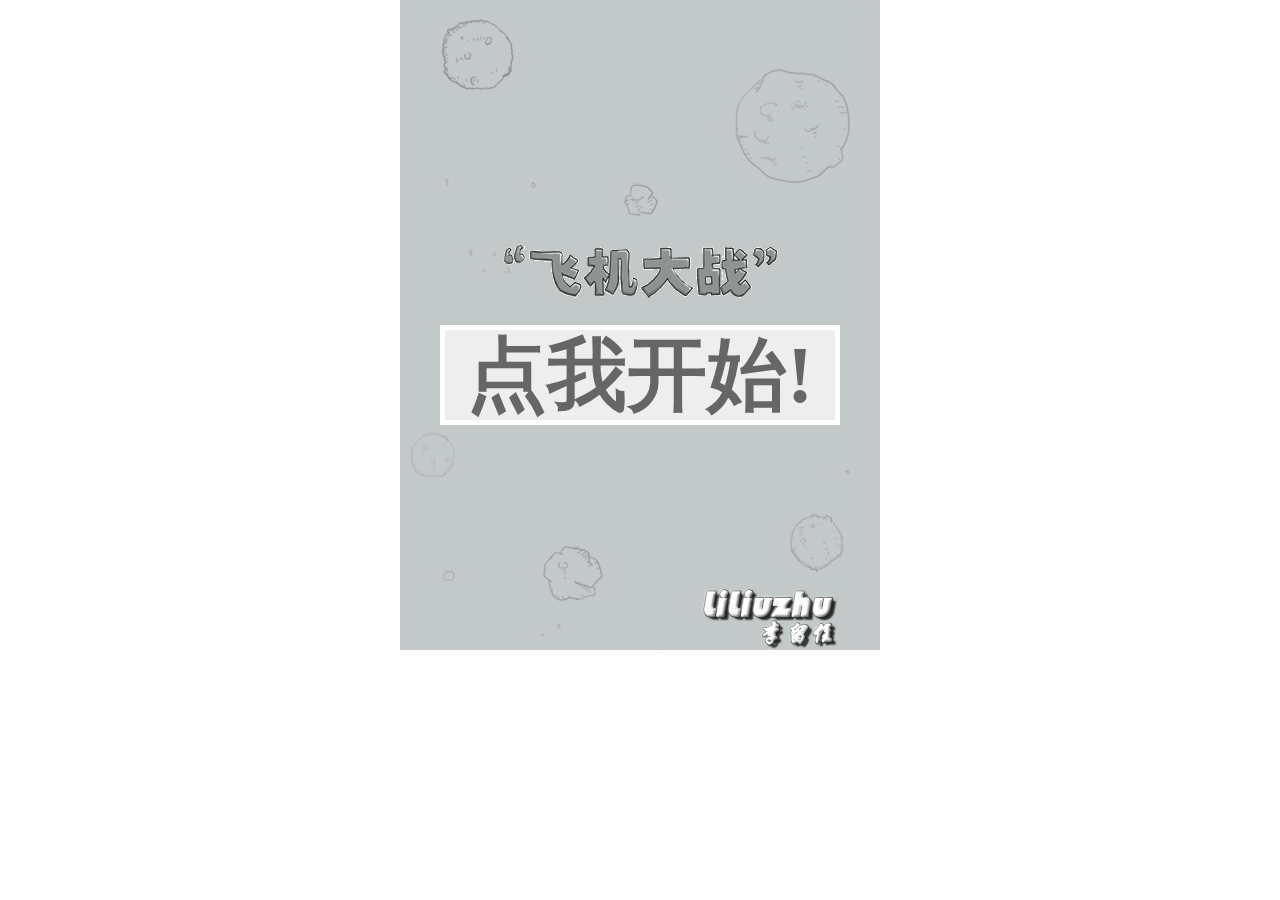
<file: Games/plane/index.html>
<!DOCTYPE HTML>
<html>
	<head>
		<meta http-equiv="Content-Type" content="text/html;charset=utf-8"/>
		<meta name="viewport" content="width=device-width"/>
		<title>HTML5版本的飞机大战</title>
		<link rel="icon" href="../../favicon.ico"/>
		<link href="plane.css" rel="stylesheet" type="text/css"/>
	</head>
	<body>
	<!-- div元素用于页面布局 -->
		<div id="box">
			 <!-- 为游戏提供容器 -->
			<canvas id="canvas" width="480" height="650"></canvas>
			<input id="start" type="button" value="点我开始!"/>
			<input id="beStart" type="button" value="再来一局!"/>
		</div>	
		<!--
		<div id="myPlane">
			<input id="" type="button" value="战机机关炮开关"/>
			
		</div>
		<div id="enemyPlane">
			<input id="" type="button" value="敌机机关炮开关"/>
		</div>
		-->
		<script src="plane.js"></script>
	</body>
</html>
</file>
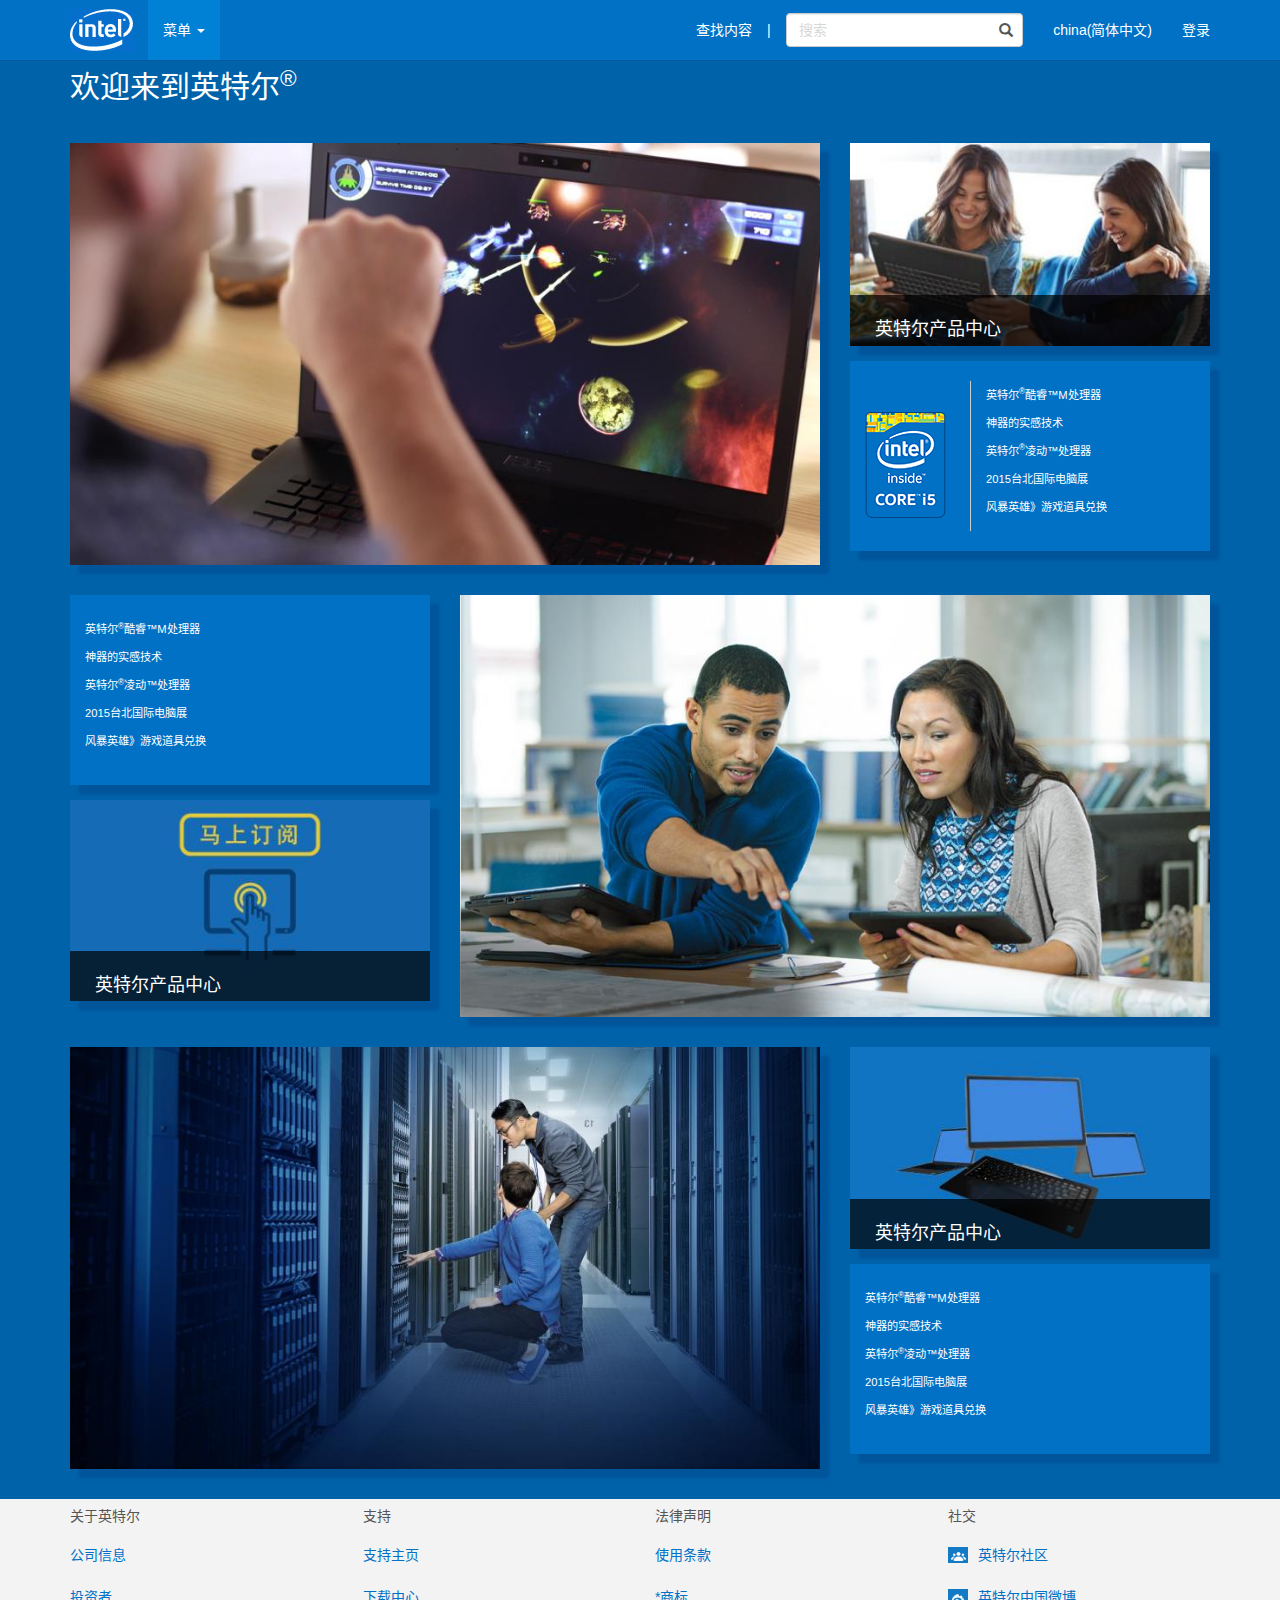
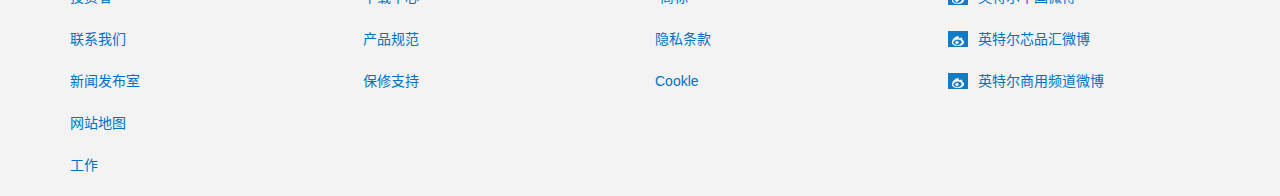
<file: Projects/intel/index.html>
<!DOCTYPE html>
<html lang="zh-cn">
<head>
    <meta charset="utf-8">
    <meta http-equiv="X-UA-Compatible" content="IE=edge">
    <meta name="viewport" content="width=device-width, initial-scale=1">
    <title>intel中国官网</title>
    <!--<link rel="icon" href="img/favicon.ico"/>-->
    <link rel="icon" href="../../favicon.ico"/>
    <!-- Bootstrap -->
    <link href="css/intel.css" rel="stylesheet">
    <!--[if lt IE 9]>
    <script type="text/javascript" src="../../JS/compatible/html5shiv.min.js"></script>
    <script type="text/javascript" src="../../JS/compatible/respond.min.js"></script>
    <script type="text/javascript" src="../../JS/compatible/DOMAssistantCompressed-2.7.4.js"></script>
    <script type="text/javascript" src="../../JS/compatible/ie-css3.js"></script>
    <![endif]-->
    <style>
        div{
            /*border: 1px solid #aaa;*/
        }

        body{
            padding-top: 50px;
        }
    </style>
</head>
<body>
    <!--begin：导航条-->
    <nav class="navbar navbar-default navbar-fixed-top">
        <div class="container">
            <!--在手机中可以看到的导航条头部-->
            <div class="navbar-header">
                <a href="#" class="navbar-brand"><span class="logo"></span></a>
                <a href="#my-nb-collapse" data-toggle="collapse"
                        class="navbar-toggle">
                    <span class="icon-bar"></span>
                    <span class="icon-bar"></span>
                    <span class="icon-bar"></span>
                </a>
            </div>
            <!--导航条在手机中显示的折叠菜单-->
            <div id="my-nb-collapse" class="collapse navbar-collapse">
                <ul class="nav navbar-nav">
                    <li class="dropdown active">
                        <a href="#" data-toggle="dropdown">菜单 <span class="caret"></span></a>
                        <ul class="dropdown-menu">
                            <li><a href="#">英特尔产品</a></li>
                            <li class="divider"></li>
                            <li><a href="#">热门话题</a></li>
                            <li class="divider"></li>
                            <li><a href="#">用户</a></li>
                            <li class="divider"></li>
                            <li><a href="#">购买</a></li>
                            <li class="divider"></li>
                            <li><a href="#">产品支持</a></li>
                            <li class="divider"></li>
                            <li><a href="#">关于英特尔</a></li>
                        </ul>
                    </li>
                </ul>
                <ul class="nav navbar-nav navbar-right">
                    <li><a href="#" data-toggle="dropdown">china(简体中文)<span></span></a>
                        <ul class="dropdown-menu langu">
                            <li class="register-dropdown">
                                <a href="#">Englinsh(U.S.A)</a>
                            </li>
                        </ul>
                    </li>
                    <li class="logoIn"><a href="#" data-toggle="dropdown">登录</a>
                        <ul class="dropdown-menu register">
                            <!--<div class="register-dropdown">-->
                            <li class="register-dropdown">
                                    <h3>登录</h3>
                                    <p>您是否在英特尔工作？</p>
                                    <form>
                                        <div class="form-group">
                                            <input class="form-control" type="text" placeholder="用户名"/>
                                        </div>
                                        <div class="form-group">
                                            <input class="form-control"  type="text" placeholder="密码"/>
                                        </div>
                                        <div class="form-group">
                                            <p>您登录表明您同意我们的服务条款</p>
                                            <input type="submit" value="登录" class="btn btn-primary"/>
                                        </div>

                                    </form>
                            </li>
                        </ul>
                    </li>
                </ul>
                <form class="navbar-form navbar-right">
                    <div class="form-group has-feedback">
                        <label for="search" class="sr-only">搜索</label>
                        <input type="search" id="search" class="form-control" placeholder="搜索"/>
                        <span class="glyphicon glyphicon-search form-control-feedback"></span>
                    </div>
                </form>
                <span class="navbar-text navbar-right">|</span>
                <a href="#" class="navbar-link navbar-text navbar-right">查找内容</a>
            </div>
        </div>
    </nav>
    <!--end：导航条-->
    <!--begin：主体-->
    <section class="main">
        <div class="container">
            <div class="row">
                <div class="col-xs-12"><h2>欢迎来到英特尔<sup>®</sup></h2></div>
            </div>
            <div class="row">
                <div class="col-md-8 col-sm-12">
                    <div class="row">
                        <div class="col-xs-12">
                            <div class=" boxShadow">
                                <img src="img/intel.web.864.486.1.jpg" alt="1" class="img-responsive"/>
                            </div>
                        </div>
                    </div>
                </div>
                <div class="col-md-4 col-sm-12">
                    <div class="row">
                        <div class="col-md-12 col-xs-12 col-sm-6 marginBottom">
                            <div class=" boxShadow  togglePar">
                                <img class="img-responsive smimg" src="img/intel.web.368.207.1.jpg" alt="2"/>
                                <div class="toggltUp">
                                    <h4>英特尔产品中心</h4>
                                    <h5>英特尔全新的选型工具设置多种频道满足各类用户不同需求</h5>
                                    <h5><a href="#">了解更多</a></h5>
                                </div>
                            </div>
                        </div>
                        <div class="col-md-12  col-xs-12 col-sm-6 ">
                            <div class="row listText boxShadow">
                                <div class="col-xs-4">
                                    <img class="img-responsive imgCenter" src="img/intel.web.81.108.png" alt="2"/>
                                </div>
                                <div class="col-xs-8 borderLeft">
                                    <ul class="list-unstyled">
                                        <li><a href="#">英特尔<sup>®</sup>酷睿™M处理器</a></li>
                                        <li><a href="#">神器的实感技术</a></li>
                                        <li><a href="#">英特尔<sup>®</sup>凌动™处理器</a></li>
                                        <li><a href="#">2015台北国际电脑展</a></li>
                                        <li><a href="#">风暴英雄》游戏道具兑换</a></li>
                                    </ul>
                                </div>
                            </div>
                        </div>
                    </div>
                </div>
            </div>

            <div class="row">
                <div class="col-md-8 col-sm-12 col-md-push-4">
                    <div class="row">
                        <div class="col-xs-12">
                            <div class="boxShadow">
                                <img src="img/intel.web.864.486.2.jpg" alt="1" class="img-responsive "/>
                            </div>

                        </div>
                    </div>
                </div>
                <div class="col-md-4 col-sm-12 col-md-pull-8">
                    <div class="row">
                        <div class="col-md-12 col-xs-12 col-sm-6 marginBottom">
                           <div class="row listText boxShadow">
                               <div class="col-xs-12">
                                   <ul class="list-unstyled">
                                       <li><a href="#">英特尔<sup>®</sup>酷睿™M处理器</a></li>
                                       <li><a href="#">神器的实感技术</a></li>
                                       <li><a href="#">英特尔<sup>®</sup>凌动™处理器</a></li>
                                       <li><a href="#">2015台北国际电脑展</a></li>
                                       <li><a href="#">风暴英雄》游戏道具兑换</a></li>
                                   </ul>
                               </div>
                           </div>
                        </div>
                        <div class="col-md-12 col-xs-12 col-sm-6">
                            <div class="boxShadow togglePar">
                                <img class="img-responsive smimg" src="img/intel.web.368.207.2.jpg" alt="2"/>
                                <div class="toggltUp">
                                    <h4>英特尔产品中心</h4>
                                    <h5>英特尔全新的选型工具设置多种频道满足各类用户不同需求</h5>
                                    <h5><a href="#">了解更多</a></h5>
                                </div>
                            </div>

                        </div>
                    </div>
                </div>
            </div>

            <div class="row">
                <div class="col-md-8 col-sm-12">
                    <div class="row">
                        <div class="col-xs-12">
                            <div class="boxShadow">
                                <img src="img/intel.web.864.486.3.jpg" alt="1" class="img-responsive"/>
                            </div>
                        </div>
                    </div>
                </div>
                <div class="col-md-4 col-sm-12">
                    <div class="row">
                        <div class="col-md-12 col-xs-12 col-sm-6 marginBottom">
                            <div class="boxShadow togglePar">
                                <img class="img-responsive smimg " src="img/intel.web.368.207.3.jpg" alt="2"/>
                                <div class="toggltUp">
                                    <h4>英特尔产品中心</h4>
                                    <h5>英特尔全新的选型工具设置多种频道满足各类用户不同需求</h5>
                                    <h5><a href="#">了解更多</a></h5>
                                </div>
                            </div>
                        </div>
                        <div class="col-md-12  col-xs-12 col-sm-6 ">
                            <div class="row listText boxShadow">
                                <div class="col-xs-12">
                                    <ul class="list-unstyled ">
                                        <li><a href="#">英特尔<sup>®</sup>酷睿™M处理器</a></li>
                                        <li><a href="#">神器的实感技术</a></li>
                                        <li><a href="#">英特尔<sup>®</sup>凌动™处理器</a></li>
                                        <li><a href="#">2015台北国际电脑展</a></li>
                                        <li><a href="#">风暴英雄》游戏道具兑换</a></li>
                                    </ul>
                                </div>
                            </div>
                        </div>
                    </div>
                </div>
            </div>
        </div>
    </section>
    <!--end：主体-->
    <!--begin:页脚-->
    <footer class="footer">
        <div class="container">
            <div class="row">
                <div class="col-sm-6 col-xs-12">
                    <div class="row">
                        <div class="col-xs-6">
                            <h5>关于英特尔</h5>
                            <ul class="list-unstyled">
                                <li><a href="#">公司信息</a></li>
                                <li><a href="#">投资者</a></li>
                                <li><a href="#">联系我们</a></li>
                                <li><a href="#">新闻发布室</a></li>
                                <li><a href="#">网站地图</a></li>
                                <li><a href="#">工作</a></li>
                            </ul>
                        </div>
                        <div class="col-xs-6">
                            <h5>支持</h5>
                            <ul class="list-unstyled">
                                <li><a href="#">支持主页</a></li>
                                <li><a href="#">下载中心</a></li>
                                <li><a href="#">产品规范</a></li>
                                <li><a href="#">保修支持</a></li>
                            </ul>
                        </div>
                    </div>
                </div>
                <div class="col-sm-6 col-xs-12">
                    <div class="row">
                        <div class="col-xs-6">
                            <h5>法律声明</h5>
                            <ul class="list-unstyled">
                                <li><a href="#">使用条款</a></li>
                                <li><a href="#">*商标</a></li>
                                <li><a href="#">隐私条款</a></li>
                                <li><a href="#">Cookle</a></li>
                            </ul>
                        </div>
                        <div class="col-xs-6">
                            <h5>社交</h5>
                            <ul class="list-unstyled">
                                <li><a href="#" class="shequ">英特尔社区</a></li>
                                <li><a href="#" class="weibo">英特尔中国微博</a></li>
                                <li><a href="#" class="weibo">英特尔芯品汇微博</a></li>
                                <li><a href="#" class="weibo">英特尔商用频道微博</a></li>
                            </ul>
                        </div>
                    </div>
                </div>
            </div>
        </div>
    </footer>
    <!--end:页脚-->

    <!-- jQuery (necessary for Bootstrap's JavaScript plugins) -->
    <script src="js/jquery-1.11.3.js"></script>
    <!-- Include all compiled plugins (below), or include individual files as needed -->
    <script src="js/bootstrap.js"></script>
    <!--<script>-->
        <!--(function () {-->
            <!--var s = document.createElement("script");-->
            <!--s.onload = function () {-->
                <!--bootlint.showLintReportForCurrentDocument([]);-->
            <!--};-->
            <!--s.src = "js/bootlint.js";-->
            <!--document.body.appendChild(s)-->
        <!--})();-->
    <!--</script>-->
</body>
</html>
</file>
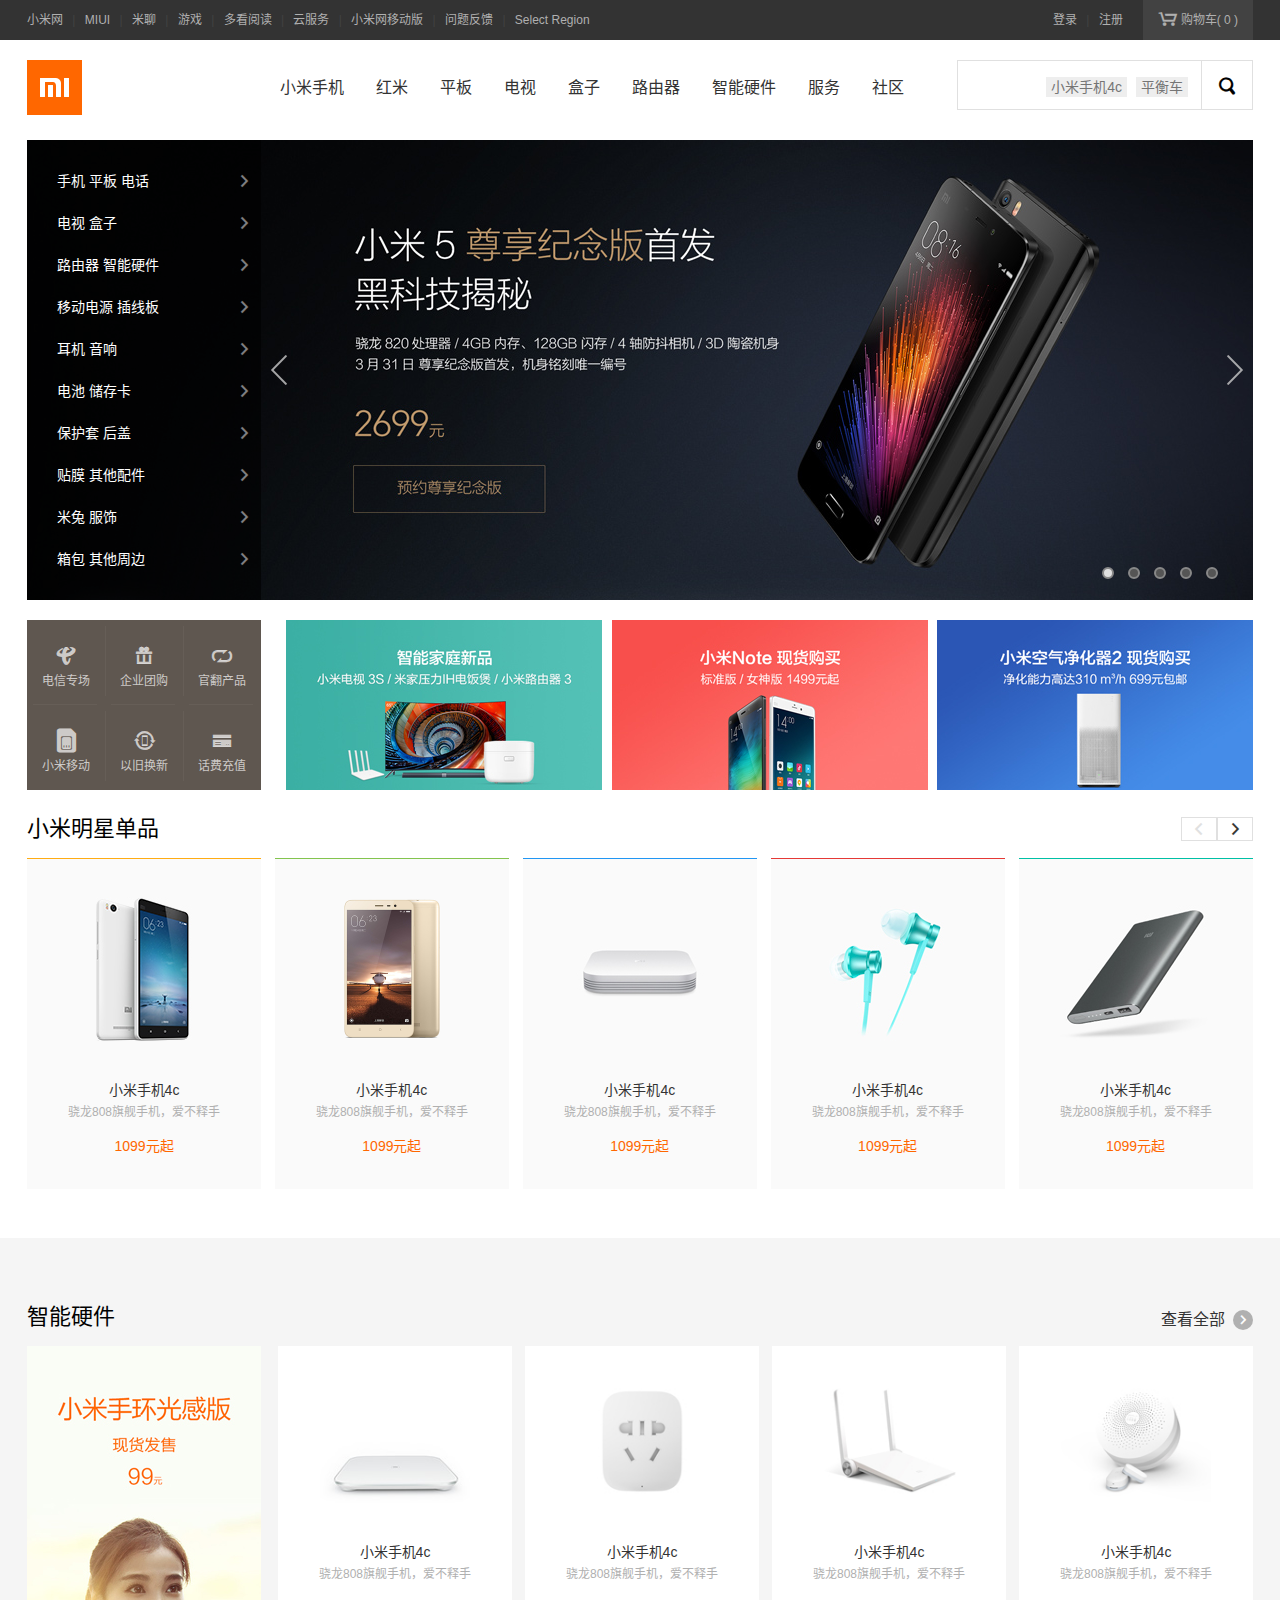
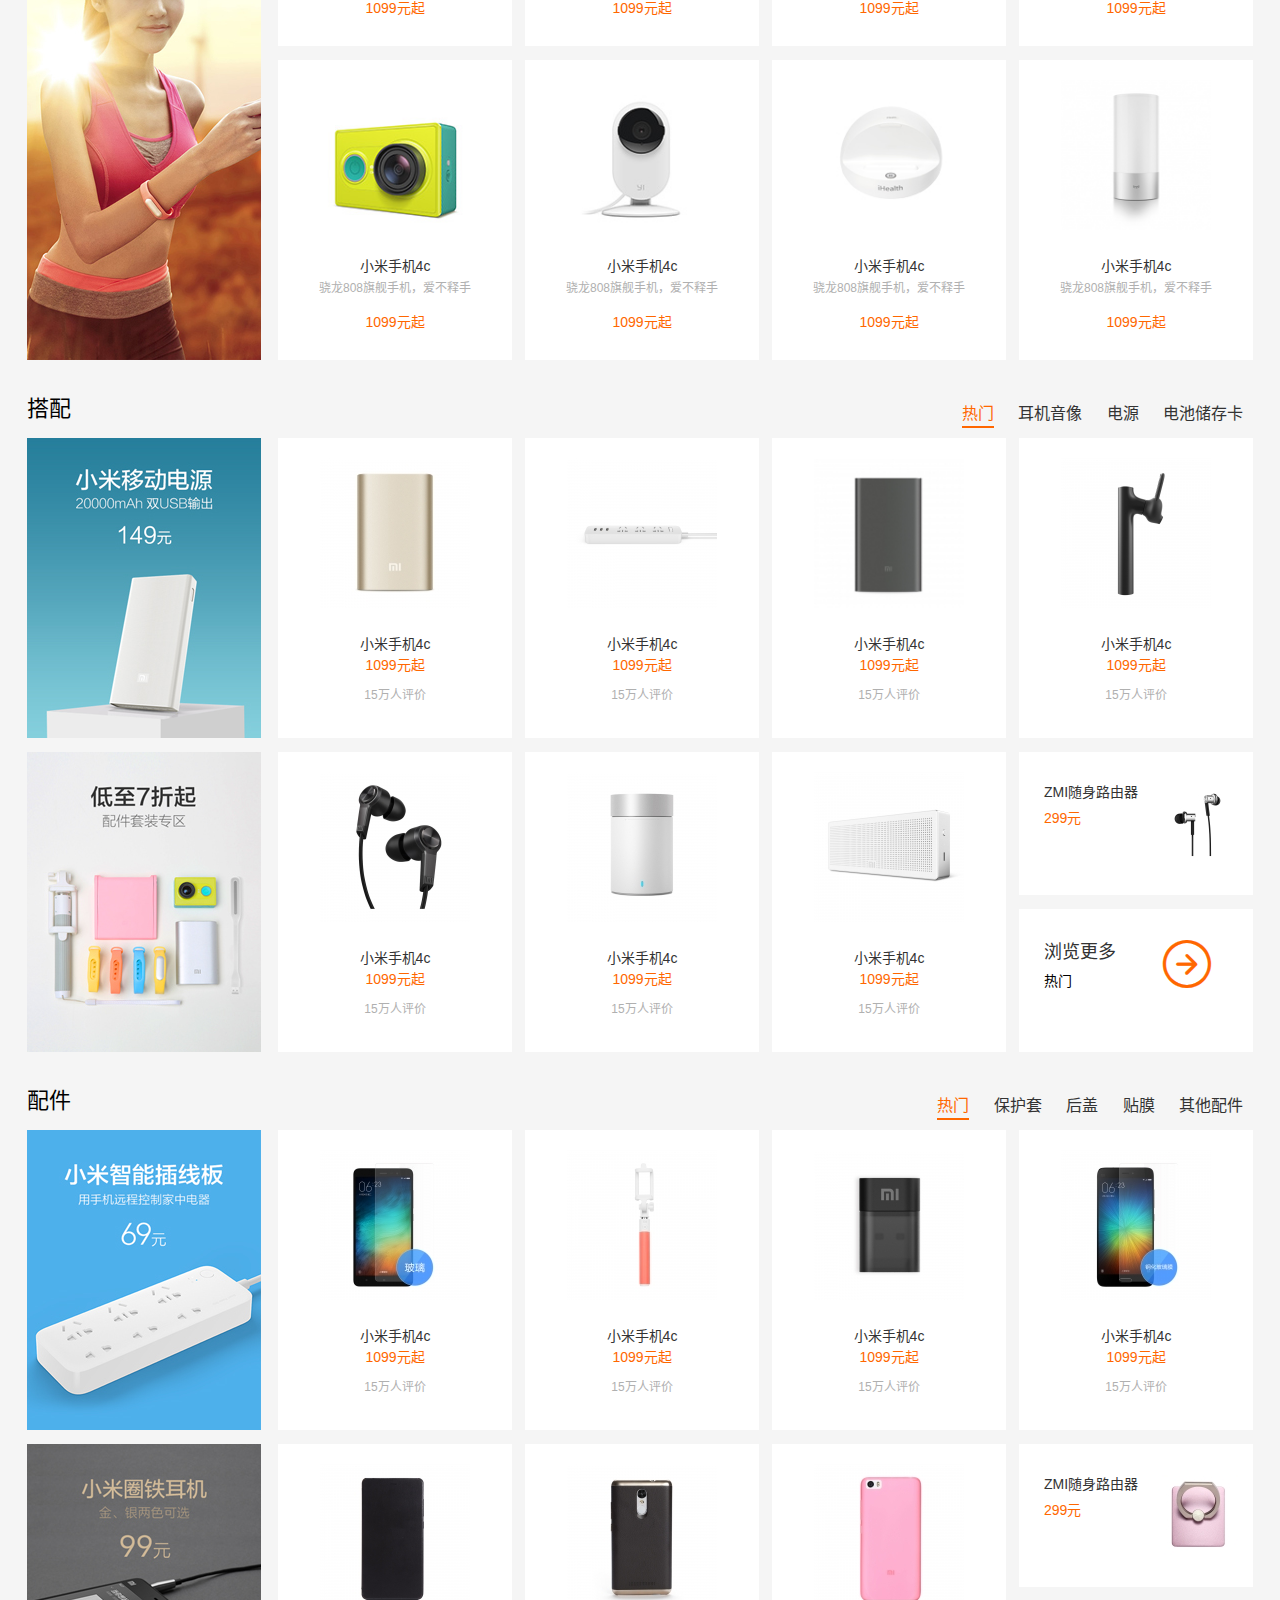
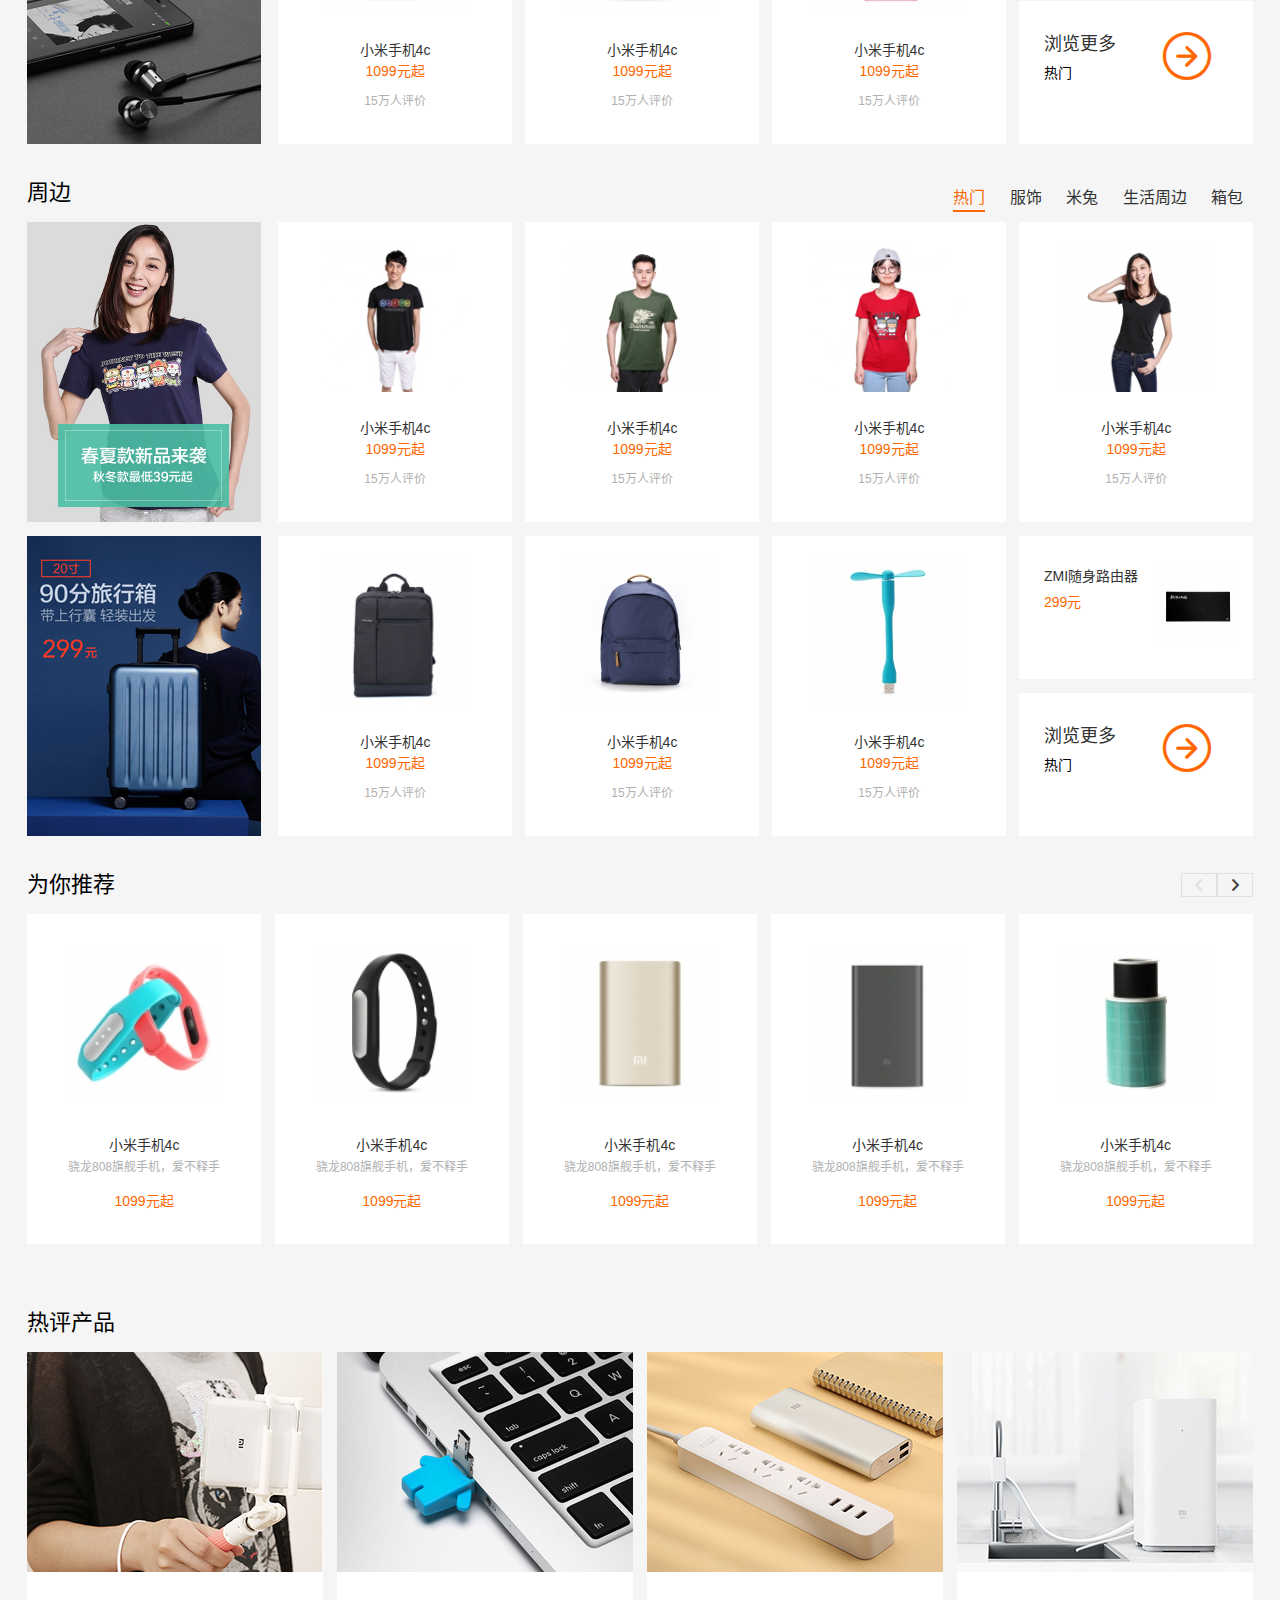
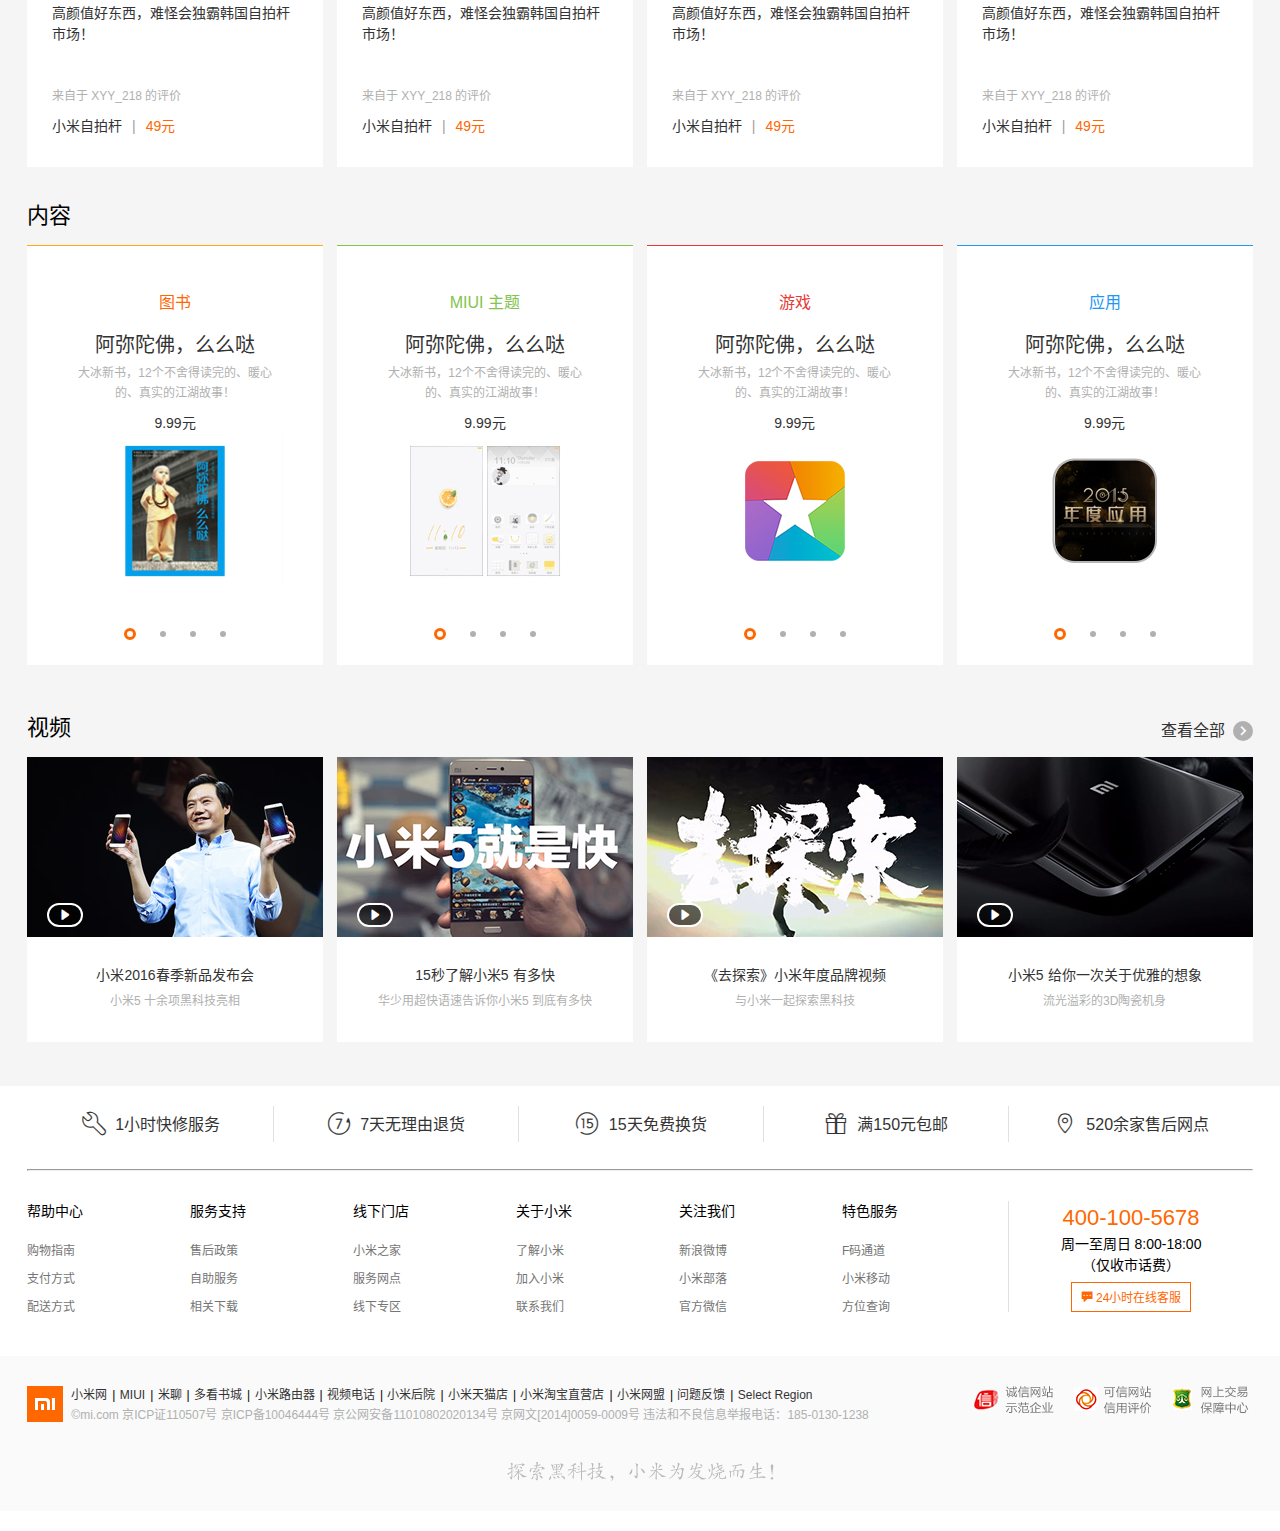
<file: Projects/mi/index.html>
<!DOCTYPE html>
<html lang="zh-cn">
<head>
    <meta charset="utf-8">
    <meta http-equiv="X-UA-Compatible" content="IE=edge,chrome=1"/>
    <meta name=”renderer” content=”webkit”/>
    <meta name="viewport" content="width=device-width">
    <title>小米官网——李留住仿制(本网页仅作学习使用，如有侵权请谅解)</title>
    <link rel="icon" href="../../favicon.ico"/>
    <!-- Bootstrap -->
    <link href="./css/index.css" rel="stylesheet" type="text/css">
    <link href="./css/header.css" rel="stylesheet" type="text/css">
    <link href="./css/nav.css" rel="stylesheet" type="text/css">
    <link href="./css/section.css" rel="stylesheet" type="text/css">
    <link href="./css/modal.css" rel="stylesheet" type="text/css">
    <link href="./css/footer.css" rel="stylesheet" type="text/css">
    <link href="./css/end.css" rel="stylesheet" type="text/css">
    <!--[if lt IE 9]>
    <script  type="text/javascript" src="../../JS/compatible/html5shiv.min.js"></script>
    <script  type="text/javascript" src="../../JS/compatible/respond.min.js"></script>
    <script  type="text/javascript" src="../../JS/compatible/DOMAssistantCompressed-2.7.4.js"></script>
    <script  type="text/javascript" src="../../JS/compatible/ie-css3.js"></script>
    <![endif]-->
    <script type="application/javascript" src="../../JS/jquery.min-1.11.3.js"></script>
    <script type="application/javascript" src="./js/carousel.js"></script>
    <script type="application/javascript" src="./js/toggle.js"></script>
    <script type="application/javascript" src="./js/searchSelect.js"></script>
    <script type="application/javascript" src="./js/moreProduct.js"></script>
    <script type="application/javascript" src="./js/section.js"></script>
    <script type="application/javascript" src="./js/leftRight.js"></script>
    <script type="application/javascript" src="./js/modal.js"></script>
    <script type="text/javascript" src="./js/end.js"></script>
</head>
<body>
    <!--头部在导航栏-->
    <header class="top-nav">
        <div class="container">
            <div class="top-navs left">
                <p>
                    <a href="#">小米网</a>
                    <span class="sep">|</span>
                    <a href="#">MIUI</a>
                    <span class="sep">|</span>
                    <a href="#">米聊</a>
                    <span class="sep">|</span>
                    <a href="#">游戏</a>
                    <span class="sep">|</span>
                    <a href="#">多看阅读</a>
                    <span class="sep">|</span>
                    <a href="#">云服务</a>
                    <span class="sep">|</span>
                    <a href="#">小米网移动版</a>
                    <span class="sep">|</span>
                    <a href="#">问题反馈</a>
                    <span class="sep">|</span>
                    <a href="#">Select Region</a>
                </p>
            </div>
            <div class="right top-navs">
                <ul class="list-unstyled list-inline left">
                    <li>
                        <a href="#">登录</a>
                        <span class="sep">|</span>
                    </li>
                    <li> <a href="#">注册</a></li>
                </ul>
                <a href="#" class="shopCar right">
                    <i class="iconfont"></i>购物车<span id="carNum">( 0 )</span>
                </a>
            </div>
        </div>
    </header>
    <!--大导航栏-->
    <nav class="nav" id="nav">
        <div class="container">
            <div class="logo left">
                <a href="#" class="logoLink" title="小米官网">
                </a>
            </div>
            <div class="lists">
                <ul class="list-unstyled list-inline childYel">
                    <li class="blank">
                        <a href="javascript:void(0)">全部商品分类</a>
                        <div class="option">
                            <ul class="list-unstyled">
                                <li class=""><a href="#" class="bgtxtYel">手机 平板 电话<i class="iconfont"></i></a>
                                    <div class="moreProduct">
                                        <ol class="list-unstyled">
                                            <li><a href="#" class="hovYel"><img  src="img/mi5bar80.jpg" alt="小米手机5"/>小米手机5</a><a class="changeBuy transYel bgtxtYel" href="#">选购</a></li>
                                            <li><a href="#" class="hovYel"><img  src="img/mi5bar80.jpg" alt="小米手机5"/>小米手机5</a><a class="changeBuy transYel bgtxtYel" href="#">选购</a></li>
                                            <li><a href="#" class="hovYel"><img  src="img/mi5bar80.jpg" alt="小米手机5"/>小米手机5</a><a class="changeBuy transYel bgtxtYel" href="#">选购</a></li>
                                            <li><a href="#" class="hovYel"><img  src="img/mi5bar80.jpg" alt="小米手机5"/>小米手机5</a><a class="changeBuy transYel bgtxtYel" href="#">选购</a></li>
                                            <li><a href="#" class="hovYel"><img  src="img/mi5bar80.jpg" alt="小米手机5"/>小米手机5</a><a class="changeBuy transYel bgtxtYel" href="#">选购</a></li>
                                            <li><a href="#" class="hovYel"><img  src="img/mi5bar80.jpg" alt="小米手机5"/>小米手机5</a><a class="changeBuy transYel bgtxtYel" href="#">选购</a></li>
                                        </ol>
                                        <ol class="list-unstyled">
                                            <li><a href="#" class="hovYel"><img  src="img/mi5bar80.jpg" alt="小米手机5"/>小米手机5</a><a class="changeBuy transYel bgtxtYel" href="#">选购</a></li>
                                            <li><a href="#" class="hovYel"><img  src="img/mi5bar80.jpg" alt="小米手机5"/>小米手机5</a><a class="changeBuy transYel bgtxtYel" href="#">选购</a></li>
                                            <li><a href="#" class="hovYel"><img  src="img/mi5bar80.jpg" alt="小米手机5"/>小米手机5</a><a class="changeBuy transYel bgtxtYel" href="#">选购</a></li>
                                            <li><a href="#" class="hovYel"><img  src="img/mi5bar80.jpg" alt="小米手机5"/>小米手机5</a><a class="changeBuy transYel bgtxtYel" href="#">选购</a></li>
                                            <li><a href="#" class="hovYel"><img  src="img/mi5bar80.jpg" alt="小米手机5"/>小米手机5</a><a class="changeBuy transYel bgtxtYel" href="#">选购</a></li>
                                            <li><a href="#" class="hovYel"><img  src="img/mi5bar80.jpg" alt="小米手机5"/>小米手机5</a><a class="changeBuy transYel bgtxtYel" href="#">选购</a></li>
                                        </ol>
                                        <ol class="list-unstyled">
                                            <li><a href="#" class="hovYel"><img  src="img/mi5bar80.jpg" alt="小米手机5"/>小米手机5</a></li>
                                            <li><a href="#" class="hovYel"><img  src="img/mi5bar80.jpg" alt="小米手机5"/>小米手机5</a></li>
                                            <li><a href="#" class="hovYel"><img  src="img/mi5bar80.jpg" alt="小米手机5"/>小米手机5</a></li>
                                        </ol>
                                    </div>
                                </li>
                                <li ><a href="#" class="bgtxtYel">电视 盒子<i class="iconfont"></i></a>
                                    <div class="moreProduct ">
                                        <ol class="list-unstyled">
                                            <li><a href="#" class="hovYel"><img  src="img/mi5bar80.jpg" alt="小米手机5"/>小米手机5</a></li>
                                            <li><a href="#" class="hovYel"><img  src="img/mi5bar80.jpg" alt="小米手机5"/>小米手机5</a></li>
                                            <li><a href="#" class="hovYel"><img  src="img/mi5bar80.jpg" alt="小米手机5"/>小米手机5</a></li>
                                            <li><a href="#" class="hovYel"><img  src="img/mi5bar80.jpg" alt="小米手机5"/>小米手机5</a></li>
                                            <li><a href="#" class="hovYel"><img  src="img/mi5bar80.jpg" alt="小米手机5"/>小米手机5</a></li>
                                            <li><a href="#" class="hovYel"><img  src="img/mi5bar80.jpg" alt="小米手机5"/>小米手机5</a></li>
                                        </ol>
                                        <ol class="list-unstyled">
                                            <li><a href="#" class="hovYel"><img  src="img/mi5bar80.jpg" alt="小米手机5"/>小米手机5</a></li>
                                            <li><a href="#" class="hovYel"><img  src="img/mi5bar80.jpg" alt="小米手机5"/>小米手机5</a></li>
                                            <li><a href="#" class="hovYel"><img  src="img/mi5bar80.jpg" alt="小米手机5"/>小米手机5</a></li>
                                            <li><a href="#" class="hovYel"><img  src="img/mi5bar80.jpg" alt="小米手机5"/>小米手机5</a></li>
                                            <li><a href="#" class="hovYel"><img  src="img/mi5bar80.jpg" alt="小米手机5"/>小米手机5</a></li>
                                            <li><a href="#" class="hovYel"><img  src="img/mi5bar80.jpg" alt="小米手机5"/>小米手机5</a></li>
                                        </ol>
                                        <ol class="list-unstyled">
                                            <li><a href="#" class="hovYel"><img  src="img/mi5bar80.jpg" alt="小米手机5"/>小米手机5</a></li>
                                            <li><a href="#" class="hovYel"><img  src="img/mi5bar80.jpg" alt="小米手机5"/>小米手机5</a></li>
                                        </ol>
                                    </div>
                                </li>
                                <li ><a href="#" class="bgtxtYel">路由器 智能硬件<i class="iconfont"></i></a>
                                    <div class="moreProduct">
                                        <ol class="list-unstyled">
                                            <li><a href="#" class="hovYel"><img  src="img/mi5bar80.jpg" alt="小米手机5"/>小米手机5</a></li>
                                            <li><a href="#" class="hovYel"><img  src="img/mi5bar80.jpg" alt="小米手机5"/>小米手机5</a></li>
                                            <li><a href="#" class="hovYel"><img  src="img/mi5bar80.jpg" alt="小米手机5"/>小米手机5</a></li>
                                            <li><a href="#" class="hovYel"><img  src="img/mi5bar80.jpg" alt="小米手机5"/>小米手机5</a></li>
                                            <li><a href="#" class="hovYel"><img  src="img/mi5bar80.jpg" alt="小米手机5"/>小米手机5</a></li>
                                            <li><a href="#" class="hovYel"><img  src="img/mi5bar80.jpg" alt="小米手机5"/>小米手机5</a></li>
                                        </ol>
                                        <ol class="list-unstyled">
                                            <li><a href="#" class="hovYel"><img  src="img/mi5bar80.jpg" alt="小米手机5"/>小米手机5</a></li>
                                            <li><a href="#" class="hovYel"><img  src="img/mi5bar80.jpg" alt="小米手机5"/>小米手机5</a></li>
                                            <li><a href="#" class="hovYel"><img  src="img/mi5bar80.jpg" alt="小米手机5"/>小米手机5</a></li>
                                            <li><a href="#" class="hovYel"><img  src="img/mi5bar80.jpg" alt="小米手机5"/>小米手机5</a></li>
                                            <li><a href="#" class="hovYel"><img  src="img/mi5bar80.jpg" alt="小米手机5"/>小米手机5</a></li>
                                            <li><a href="#" class="hovYel"><img  src="img/mi5bar80.jpg" alt="小米手机5"/>小米手机5</a></li>
                                        </ol>
                                        <ol class="list-unstyled">
                                            <li><a href="#" class="hovYel"><img  src="img/mi5bar80.jpg" alt="小米手机5"/>小米手机5</a></li>
                                            <li><a href="#" class="hovYel"><img  src="img/mi5bar80.jpg" alt="小米手机5"/>小米手机5</a></li>
                                            <li><a href="#" class="hovYel"><img  src="img/mi5bar80.jpg" alt="小米手机5"/>小米手机5</a></li>
                                            <li><a href="#" class="hovYel"><img  src="img/mi5bar80.jpg" alt="小米手机5"/>小米手机5</a></li>
                                            <li><a href="#" class="hovYel"><img  src="img/mi5bar80.jpg" alt="小米手机5"/>小米手机5</a></li>
                                            <li><a href="#" class="hovYel"><img  src="img/mi5bar80.jpg" alt="小米手机5"/>小米手机5</a></li>
                                        </ol>
                                    </div>
                                </li>
                                <li ><a href="#" class="bgtxtYel">移动电源 插线板<i class="iconfont"></i></a>
                                    <div class="moreProduct">   <!--visibole-->
                                        <ol class="list-unstyled">
                                            <li><a href="#" class="hovYel"><img  src="img/mi5bar80.jpg" alt="小米手机5"/>小米手机5</a></li>
                                            <li><a href="#" class="hovYel"><img  src="img/mi5bar80.jpg" alt="小米手机5"/>小米手机5</a></li>
                                            <li><a href="#" class="hovYel"><img  src="img/mi5bar80.jpg" alt="小米手机5"/>小米手机5</a></li>
                                            <li><a href="#" class="hovYel"><img  src="img/mi5bar80.jpg" alt="小米手机5"/>小米手机5</a></li>
                                        </ol>
                                    </div>
                                </li>
                                <li ><a href="#" class="bgtxtYel">耳机 音响<i class="iconfont"></i></a>
                                    <div class="moreProduct">
                                        <ol class="list-unstyled">
                                            <li><a href="#" class="hovYel"><img  src="img/mi5bar80.jpg" alt="小米手机5"/>小米手机5</a></li>
                                            <li><a href="#" class="hovYel"><img  src="img/mi5bar80.jpg" alt="小米手机5"/>小米手机5</a></li>
                                            <li><a href="#" class="hovYel"><img  src="img/mi5bar80.jpg" alt="小米手机5"/>小米手机5</a></li>
                                            <li><a href="#" class="hovYel"><img  src="img/mi5bar80.jpg" alt="小米手机5"/>小米手机5</a></li>
                                            <li><a href="#" class="hovYel"><img  src="img/mi5bar80.jpg" alt="小米手机5"/>小米手机5</a></li>
                                            <li><a href="#" class="hovYel"><img  src="img/mi5bar80.jpg" alt="小米手机5"/>小米手机5</a></li>
                                        </ol>
                                        <ol class="list-unstyled">
                                            <li><a href="#" class="hovYel"><img  src="img/mi5bar80.jpg" alt="小米手机5"/>小米手机5</a></li>
                                            <li><a href="#" class="hovYel"><img  src="img/mi5bar80.jpg" alt="小米手机5"/>小米手机5</a></li>
                                            <li><a href="#" class="hovYel"><img  src="img/mi5bar80.jpg" alt="小米手机5"/>小米手机5</a></li>
                                            <li><a href="#" class="hovYel"><img  src="img/mi5bar80.jpg" alt="小米手机5"/>小米手机5</a></li>
                                            <li><a href="#" class="hovYel"><img  src="img/mi5bar80.jpg" alt="小米手机5"/>小米手机5</a></li>
                                        </ol>
                                    </div>
                                </li>
                                <li ><a href="#" class="bgtxtYel">电池 储存卡<i class="iconfont"></i></a>
                                    <div class="moreProduct">
                                        <ol class="list-unstyled">
                                            <li><a href="#" class="hovYel"><img  src="img/mi5bar80.jpg" alt="小米手机5"/>小米手机5</a></li>
                                            <li><a href="#" class="hovYel"><img  src="img/mi5bar80.jpg" alt="小米手机5"/>小米手机5</a></li>
                                            <li><a href="#" class="hovYel"><img  src="img/mi5bar80.jpg" alt="小米手机5"/>小米手机5</a></li>
                                            <li><a href="#" class="hovYel"><img  src="img/mi5bar80.jpg" alt="小米手机5"/>小米手机5</a></li>
                                            <li><a href="#" class="hovYel"><img  src="img/mi5bar80.jpg" alt="小米手机5"/>小米手机5</a></li>
                                            <li><a href="#" class="hovYel"><img  src="img/mi5bar80.jpg" alt="小米手机5"/>小米手机5</a></li>
                                        </ol>
                                    </div>
                                </li>
                                <li ><a href="#" class="bgtxtYel">保护套 后盖<i class="iconfont"></i></a>
                                    <div class="moreProduct">
                                        <ol class="list-unstyled">
                                            <li><a href="#" class="hovYel"><img  src="img/mi5bar80.jpg" alt="小米手机5"/>小米手机5</a></li>
                                            <li><a href="#" class="hovYel"><img  src="img/mi5bar80.jpg" alt="小米手机5"/>小米手机5</a></li>
                                            <li><a href="#" class="hovYel"><img  src="img/mi5bar80.jpg" alt="小米手机5"/>小米手机5</a></li>
                                            <li><a href="#" class="hovYel"><img  src="img/mi5bar80.jpg" alt="小米手机5"/>小米手机5</a></li>
                                            <li><a href="#" class="hovYel"><img  src="img/mi5bar80.jpg" alt="小米手机5"/>小米手机5</a></li>
                                            <li><a href="#" class="hovYel"><img  src="img/mi5bar80.jpg" alt="小米手机5"/>小米手机5</a></li>
                                        </ol>
                                    </div>
                                </li>
                                <li ><a href="#" class="bgtxtYel">贴膜 其他配件<i class="iconfont"></i></a>
                                    <div class="moreProduct">
                                        <ol class="list-unstyled">
                                            <li><a href="#" class="hovYel"><img  src="img/mi5bar80.jpg" alt="小米手机5"/>小米手机5</a></li>
                                            <li><a href="#" class="hovYel"><img  src="img/mi5bar80.jpg" alt="小米手机5"/>小米手机5</a></li>
                                            <li><a href="#" class="hovYel"><img  src="img/mi5bar80.jpg" alt="小米手机5"/>小米手机5</a></li>
                                            <li><a href="#" class="hovYel"><img  src="img/mi5bar80.jpg" alt="小米手机5"/>小米手机5</a></li>
                                            <li><a href="#" class="hovYel"><img  src="img/mi5bar80.jpg" alt="小米手机5"/>小米手机5</a></li>
                                            <li><a href="#" class="hovYel"><img  src="img/mi5bar80.jpg" alt="小米手机5"/>小米手机5</a></li>
                                        </ol>
                                    </div>
                                </li>
                                <li ><a href="#" class="bgtxtYel">米兔 服饰<i class="iconfont"></i></a>
                                    <div class="moreProduct">
                                        <ol class="list-unstyled">
                                            <li><a href="#" class="hovYel"><img  src="img/mi5bar80.jpg" alt="小米手机5"/>小米手机5</a></li>
                                            <li><a href="#" class="hovYel"><img  src="img/mi5bar80.jpg" alt="小米手机5"/>小米手机5</a></li>
                                        </ol>
                                    </div>
                                </li>
                                <li ><a href="#" class="bgtxtYel">箱包 其他周边<i class="iconfont"></i></a>
                                    <div class="moreProduct">
                                        <ol class="list-unstyled">
                                            <li><a href="#" class="hovYel"><img  src="img/mi5bar80.jpg" alt="小米手机5"/>小米手机5</a></li>
                                            <li><a href="#" class="hovYel"><img  src="img/mi5bar80.jpg" alt="小米手机5"/>小米手机5</a></li>
                                            <li><a href="#" class="hovYel"><img  src="img/mi5bar80.jpg" alt="小米手机5"/>小米手机5</a></li>
                                            <li><a href="#" class="hovYel"><img  src="img/mi5bar80.jpg" alt="小米手机5"/>小米手机5</a></li>
                                            <li><a href="#" class="hovYel"><img  src="img/mi5bar80.jpg" alt="小米手机5"/>小米手机5</a></li>
                                        </ol>
                                    </div>
                                </li>
                            </ul>
                        </div>
                    </li>
                    <li class="productClass">
                        <a href="#">小米手机</a>
                        <ul class="product-box list-unstyled list-inline">
                            <li>
                                <div>
                                    <a href="#">
                                        <img src="img/mi5!160x110.jpg" alt="小米手机5"/>
                                    </a>
                                </div>
                                <a href="#" class="">小米手机5</a>
                                <p class="txtYel">1999起</p>
                            </li>
                            <li>
                                <div>
                                    <a href="#">
                                        <img src="img/mi4s!160x110.jpg" alt="小米手机5"/>
                                    </a>
                                </div>
                                <a href="#" class="">小米手机5</a>
                                <p class="txtYel">1999起</p>
                            </li>
                            <li>
                                <div>
                                    <a href="#">
                                        <img src="img/mi4c!160x110.jpg" alt="小米手机5"/>
                                    </a>
                                </div>
                                <a href="#" class="">小米手机5</a>
                                <p class="txtYel">1999起</p>
                            </li>
                            <li>
                                <div>
                                    <a href="#">
                                        <img src="img/mi4!160x110.jpg" alt="小米手机5"/>
                                    </a>
                                </div>
                                <a href="#" class="">小米手机5</a>
                                <p class="txtYel">1999起</p>
                            </li>
                            <li>
                                <div>
                                    <a href="#">
                                        <img src="img/minote!160x110.jpg" alt="小米手机5"/>
                                    </a>
                                </div>
                                <a href="#" class="">小米手机5</a>
                                <p class="txtYel">1999起</p>
                            </li>
                        </ul>
                    </li><li class="productClass">
                        <a href="#">红米</a>
                        <ul class="product-box list-unstyled list-inline">
                            <li>
                                <div>
                                    <a href="#">
                                        <img src="img/note3!160x110.jpg" alt="小米手机5"/>
                                    </a>
                                </div>
                                <a href="#" class="">红米手机5</a>
                                <p class="txtYel">1999起</p>
                            </li>
                            <li>
                                <div>
                                    <a href="#">
                                        <img src="img/hongmi3!160x110.jpg" alt="小米手机5"/>
                                    </a>
                                </div>
                                <a href="#" class="">小米手机5</a>
                                <p class="txtYel">1999起</p>
                            </li>
                            <li>
                                <div>
                                    <a href="#">
                                        <img src="img/note!160x110.jpg" alt="小米手机5"/>
                                    </a>
                                </div>
                                <a href="#" class="">小米手机5</a>
                                <p class="txtYel">1999起</p>
                            </li>
                            <li>
                                <div>
                                    <a href="#">
                                        <img src="img/hongmi2a!160x110.jpg" alt="小米手机5"/>
                                    </a>
                                </div>
                                <a href="#" class="">小米手机5</a>
                                <p class="txtYel">1999起</p>
                            </li>
                        </ul>
                    </li><li class="productClass">
                        <a href="#">平板</a>
                        <ul class="product-box list-unstyled list-inline">
                            <li>
                                <div>
                                    <a href="#">
                                        <img src="img/mipad2-16!160x110.jpg" alt="小米手机5"/>
                                    </a>
                                </div>
                                <a href="#" class="">平板5</a>
                                <p class="txtYel">1999起</p>
                            </li>
                            <li>
                                <div>
                                    <a href="#">
                                        <img src="img/mipad2-64!160x110.jpg" alt="小米手机5"/>
                                    </a>
                                </div>
                                <a href="#" class="">小米手机5</a>
                                <p class="txtYel">1999起</p>
                            </li>
                            <li>
                                <div>
                                    <a href="#">
                                        <img src="img/mipad2-64-win!160x110.jpg" alt="小米手机5"/>
                                    </a>
                                </div>
                                <a href="#" class="">小米手机5</a>
                                <p class="txtYel">1999起</p>
                            </li>
                        </ul>
                    </li><li class="productClass">
                        <a href="#">电视</a>
                        <ul class="product-box list-unstyled list-inline">
                            <li>
                                <div>
                                    <a href="#">
                                        <img src="img/mitv3s-43!160x110.jpg" alt="小米手机5"/>
                                    </a>
                                </div>
                                <a href="#" class="">小米手机5</a>
                                <p class="txtYel">1999起</p>
                            </li>
                            <li>
                                <div>
                                    <a href="#">
                                        <img src="img/mitv3s48!160x110.jpg" alt="小米手机5"/>
                                    </a>
                                </div>
                                <a href="#" class="">小米手机5</a>
                                <p class="txtYel">1999起</p>
                            </li>
                            <li>
                                <div>
                                    <a href="#">
                                        <img src="img/mitv355!160x110.jpg" alt="小米手机5"/>
                                    </a>
                                </div>
                                <a href="#" class="">小米手机5</a>
                                <p class="txtYel">1999起</p>
                            </li>
                            <li>
                                <div>
                                    <a href="#">
                                        <img src="img/mitv3-60!160x110.jpg" alt="小米手机5"/>
                                    </a>
                                </div>
                                <a href="#" class="">小米手机5</a>
                                <p class="txtYel">1999起</p>
                            </li>
                            <li>
                                <div>
                                    <a href="#">
                                        <img src="img/mitv3s-65!160x110.jpg" alt="小米手机5"/>
                                    </a>
                                </div>
                                <a href="#" class="">小米手机5</a>
                                <p class="txtYel">1999起</p>
                            </li>
                            <li>
                                <div>
                                    <a href="#">
                                        <img src="img/mitv70!160x110.jpg" alt="小米手机5"/>
                                    </a>
                                </div>
                                <a href="#" class="">小米手机5</a>
                                <p class="txtYel">1999起</p>
                            </li>
                        </ul>
                    </li><li class="productClass">
                        <a href="#">盒子</a>
                        <ul class="product-box list-unstyled list-inline">
                            <li>
                                <div>
                                    <a href="#">
                                        <img src="img/hezimini.png" alt="小米手机5"/>
                                    </a>
                                </div>
                                <a href="#" class="">小米手机5</a>
                                <p class="txtYel">1999起</p>
                            </li>
                            <li>
                                <div>
                                    <a href="#">
                                        <img src="img/hezi3.png" alt="小米手机5"/>
                                    </a>
                                </div>
                                <a href="#" class="">小米手机5</a>
                                <p class="txtYel">1999起</p>
                            </li>
                            <li>
                                <div>
                                    <a href="#">
                                        <img src="img/hezi3s!160x110.jpg" alt="小米手机5"/>
                                    </a>
                                </div>
                                <a href="#" class="">小米手机5</a>
                                <p class="txtYel">1999起</p>
                            </li>
                        </ul>
                    </li><li class="productClass">
                        <a href="#">路由器</a>
                        <ul class="product-box list-unstyled list-inline">
                            <li>
                                <div>
                                    <a href="#">
                                        <img src="img/miwifi!160x110.jpg" alt="小米手机5"/>
                                    </a>
                                </div>
                                <a href="#" class="">小米手机5</a>
                                <p class="txtYel">1999起</p>
                            </li>
                            <li>
                                <div>
                                    <a href="#">
                                        <img src="img/miwifi-3!160x110.jpg" alt="小米手机5"/>
                                    </a>
                                </div>
                                <a href="#" class="">小米手机5</a>
                                <p class="txtYel">1999起</p>
                            </li>
                            <li>
                                <div>
                                    <a href="#">
                                        <img src="img/miwifimini!160x110.jpg" alt="小米手机5"/>
                                    </a>
                                </div>
                                <a href="#" class="">小米手机5</a>
                                <p class="txtYel">1999起</p>
                            </li>
                            <li>
                                <div>
                                    <a href="#">
                                        <img src="img/miwifilite!160x110.jpg" alt="小米手机5"/>
                                    </a>
                                </div>
                                <a href="#" class="">小米手机5</a>
                                <p class="txtYel">1999起</p>
                            </li>
                            <li>
                                <div>
                                    <a href="#">
                                        <img src="img/wifiExtension!160x110.jpg" alt="小米手机5"/>
                                    </a>
                                </div>
                                <a href="#" class="">小米手机5</a>
                                <p class="txtYel">1999起</p>
                            </li>
                        </ul>
                    </li><li class="productClass">
                        <a href="#">智能硬件</a>
                        <ul class="product-box list-unstyled list-inline">
                            <li>
                                <div>
                                    <a href="#">
                                        <img src="img/dianfanbao!160x110.jpg" alt="小米手机5"/>
                                    </a>
                                </div>
                                <a href="#" class="">小米手机5</a>
                                <p class="txtYel">1999起</p>
                            </li>
                            <li>
                                <div>
                                    <a href="#">
                                        <img src="img/scooter!160x110.jpg" alt="小米手机5"/>
                                    </a>
                                </div>
                                <a href="#" class="">小米手机5</a>
                                <p class="txtYel">1999起</p>
                            </li>
                            <li>
                                <div>
                                    <a href="#">
                                        <img src="img/air2!160x110.jpg" alt="小米手机5"/>
                                    </a>
                                </div>
                                <a href="#" class="">小米手机5</a>
                                <p class="txtYel">1999起</p>
                            </li>
                            <li>
                                <div>
                                    <a href="#">
                                        <img src="img/scale!160x110.jpg" alt="小米手机5"/>
                                    </a>
                                </div>
                                <a href="#" class="">小米手机5</a>
                                <p class="txtYel">1999起</p>
                            </li>
                            <li>
                                <div>
                                    <a href="#">
                                        <img src="img/xiaoyi!160x110.jpg" alt="小米手机5"/>
                                    </a>
                                </div>
                                <a href="#" class="">小米手机5</a>
                                <p class="txtYel">1999起</p>
                            </li>
                            <li>
                                <div>
                                    <a href="#">
                                        <img src="img/smart!160x110.jpg" alt="小米手机5"/>
                                    </a>
                                </div>
                                <a href="#" class="">小米手机5</a>
                                <p class="txtYel">1999起</p>
                            </li>
                        </ul>
                    </li><li class="productClass">
                        <a href="#">服务</a>
                        <ul></ul>
                    </li><li class="productClass">
                        <a href="#">社区</a>
                        <ul></ul>
                    </li>
                </ul>
            </div>
            <div class="search-box right">
                <form>
                    <input type="text" class="inputKey"/>
                    <input type="submit" class="search-btn iconfont transYel bgtxtYel" value="">
                    <div class="hotSearch">
                        <a href="#" class="transYel bgtxtYel">小米手机4c</a>
                        <a href="#" class="transYel bgtxtYel">平衡车</a>
                    </div>
                    <div class="select">
                        <ul class="list-unstyled list-inline">
                            <li><a href="#">小米手机5 <span>约有8件</span></a></li>
                            <li><a href="#">空气净化器2 <span>约有1件</span></a></li>
                            <li><a href="#">活塞耳机 <span>约有3件</span></a></li>
                            <li><a href="#">小米路由器 <span>约有8件</span></a></li>
                            <li><a href="#">移动电源 <span>约有26件</span></a></li>
                            <li><a href="#">运动相机 <span>约有1件</span></a></li>
                            <li><a href="#">小蚁摄像机 <span>约有2件</span></a></li>
                            <li><a href="#">小米体重秤 <span>约有1件</span></a></li>
                            <li><a href="#">小米插线板 <span>约有13件</span></a></li>
                            <li><a href="#">配件优惠套装 <span>约有31件</span></a></li>
                        </ul>
                    </div>
                </form>
            </div>
        </div>
        <div class="toggle-box">
            <div class="container">
                <ul class="product-box list-unstyled list-inline">
                </ul>>
            </div>
        </div>
    </nav>
    <!--广告-->
    <div id="advertising">
        <div class="advertising container">
            <div class="carousel" id="carousel">
                <!--<ul class="list-unstyled list-inline one1">-->
                <!--<li vaule=0 class="carList"><a href="#"><img src="img/carList-1.jpg" alt="轮播项"/></a></li>-->
                <!--<li vaule=1 class="carList"><a href="#"><img src="img/carList-2.jpg" alt="轮播项"/></a></li>-->
                <!--<li vaule=2 class="carList"><a href="#"><img src="img/carList-3.jpg" alt="轮播项"/></a></li>-->
                <!--<li vaule=3 class="carList"><a href="#"><img src="img/carList-4.jpg" alt="轮播项"/></a></li>-->
                <!--<li vaule=4 class="carList"><a href="#"><img src="img/carList-5.jpg" alt="轮播项"/></a></li>-->
                <!--</ul>-->


                <ul class="list-unstyled list-inline one2">
                    <li value=0 class="carList active"><a href="#"><img src="img/carList-1.jpg" alt="轮播项"/></a></li>
                    <li value=1 class="carList"><a href="#"><img src="img/carList-2.jpg" alt="轮播项"/></a></li>
                    <li value=2 class="carList"><a href="#"><img src="img/carList-3.jpg" alt="轮播项"/></a></li>
                    <li value=3 class="carList"><a href="#"><img src="img/carList-4.jpg" alt="轮播项"/></a></li>
                    <li value=4 class="carList"><a href="#"><img src="img/carList-5.jpg" alt="轮播项"/></a></li>
                </ul>
                <ul class="index list-unstyled list-inline">
                    <li><a title=0 class="navbar" href="javascript:void(0)">0</a></li>
                    <li><a title=1 href="javascript:void(0)">1</a></li>
                    <li><a title=2 href="javascript:void(0)">2</a></li>
                    <li><a title=3 href="javascript:void(0)">3</a></li>
                    <li><a title=4 href="javascript:void(0)">4</a></li>
                </ul>
                <a class="ad-prev" href="javascript:void(0)"></a>
                <a class="ad-next" href="javascript:void(0)"></a>
            </div>
            <div class="fourAdv">
                <div class="span6">
                    <ul class="list-unstyled list-inline">
                        <li class=""><a href="#"><i class="iconfont"></i>电信专场</a></li>
                        <li class="border-left"><a href="#"><i class="iconfont"></i>企业团购</a></li>
                        <li class="border-left"><a href="#"><i class="iconfont"></i>官翻产品</a></li>
                        <li class="border-top"><a href="#"><i class="iconfont"></i>小米移动</a></li>
                        <li class="border-left border-top"><a href="#"><i class="iconfont"></i>以旧换新</a></li>
                        <li class="border-left border-top"><a href="#"><i class="iconfont"></i>话费充值</a></li>
                    </ul>
                </div>
                <div class="span3 right">
                    <ul class="list-unstyled list-inline">
                        <li><a href="#"><img src="img/T1pSKjBbxT1RXrhCrK.jpg" alt=""/></a></li>
                        <li><a href="#"><img src="img/T1MGJ_BbAv1RXrhCrK.jpg" alt=""/></a></li>
                        <li><a href="#"><img src="img/T1we_gBjDT1RXrhCrK.jpg" alt=""/></a></li>
                    </ul>
                </div>
            </div>
            <div class="leftRight">
                <div class="hasControl">
                    <h2 class="flootTitle">小米明星单品</h2>
                    <div class="right control">
                        <a href="javascript:void(0)" class="control-left iconfont disabled"></a><a href="javascript:void(0)" class="control-right iconfont hovYel"></a>
                    </div>
                </div>
                <div class="clear leftRight-box">
                    <ul class="list-unstyled list-inline">
                        <li class="top-border1"><a href="#"><img src="img/T1.ihQBXVT1RXrhCrK.jpg" alt="12"/></a>
                            <a href="#">小米手机4c</a>
                            <p class="trait">骁龙808旗舰手机，爱不释手</p>
                            <p class="txtYel">1099元起</p>
                        </li>
                        <li class="top-border2"><a href="#"><img src="img/T1taL_Bsxv1RXrhCrK.jpg" alt="12"/></a>
                            <a href="#">小米手机4c</a>
                            <p class="trait">骁龙808旗舰手机，爱不释手</p>
                            <p class="txtYel">1099元起</p>
                        </li>
                        <li class="top-border3"><a href="#"><img src="img/T146YgBKhv1RXrhCrK.jpg" alt="12"/></a>
                            <a href="#">小米手机4c</a>
                            <p class="trait">骁龙808旗舰手机，爱不释手</p>
                            <p class="txtYel">1099元起</p>
                        </li>
                        <li class="top-border4"><a href="#"><img src="img/T1DqbjBjJT1RXrhCrK.jpg" alt="12"/></a>
                            <a href="#">小米手机4c</a>
                            <p class="trait">骁龙808旗舰手机，爱不释手</p>
                            <p class="txtYel">1099元起</p>
                        </li>
                        <li class="top-border5"><a href="#"><img src="img/T11PbgB4Zv1RXrhCrK.jpg" alt="12"/></a>
                            <a href="#">小米手机4c</a>
                            <p class="trait">骁龙808旗舰手机，爱不释手</p>
                            <p class="txtYel">1099元起</p>
                        </li>
                        <li class="top-border1"><a href="#"><img src="img/T1Z0K_BjEv1RXrhCrK.jpg" alt="12"/></a>
                            <a href="#">小米手机4c</a>
                            <p class="trait">骁龙808旗舰手机，爱不释手</p>
                            <p class="txtYel">1099元起</p>
                        </li>
                        <li class="top-border2"><a href="#"><img src="img/T1GaLgB5Yv1RXrhCrK.jpg" alt="12"/></a>
                            <a href="#">小米手机4c</a>
                            <p class="trait">骁龙808旗舰手机，爱不释手</p>
                            <p class="txtYel">1099元起</p>
                        </li>
                        <li class="top-border3"><a href="#"><img src="img/T18hYQBjVT1RXrhCrK.jpg" alt="12"/></a>
                            <a href="#">小米手机4c</a>
                            <p class="trait">骁龙808旗舰手机，爱不释手</p>
                            <p class="txtYel">1099元起</p>
                        </li>
                        <li class="top-border4"><a href="#"><img src="img/T1pSDQBbAT1RXrhCrK.jpg" alt="12"/></a>
                            <a href="#">小米手机4c</a>
                            <p class="trait">骁龙808旗舰手机，爱不释手</p>
                            <p class="txtYel">1099元起</p>
                        </li>
                        <li class="top-border5"><a href="#"><img src="img/T14kD_Bgxv1RXrhCrK.jpg" alt="12"/></a>
                            <a href="#">小米手机4c</a>
                            <p class="trait">骁龙808旗舰手机，爱不释手</p>
                            <p class="txtYel">1099元起</p>
                        </li>
                    </ul>
                </div>
            </div>
        </div>
    </div>

<!--主题部分-->
    <section class="section" id="section">
        <div class="container">
            <!--智能硬件-->
            <div class="floot">
                <div class="flootHeader">
                    <h2 class="flootTitle">智能硬件</h2>
                    <div class="right lookAll">
                        <a href="#" class="hovYel classLink">查看全部
                            <i class="iconfont"></i>
                        </a>
                    </div>
                </div>
                <div class="detail">
                    <aside class="shake">
                        <a href="#">
                            <img src="img/T1SSK_B4Vv1RXrhCrK.jpg" alt="11"/>
                        </a>
                    </aside>
                    <div class="moreClass">
                        <ul class="activeList shakeParent list-unstyled list-inline">
                            <li ><a href="#"><img src="img/T1YoZQByYT1RXrhCrK.jpg" alt="12"/></a>
                                <a href="#">小米手机4c</a>
                                <p class="trait">骁龙808旗舰手机，爱不释手</p>
                                <p class="txtYel">1099元起</p>
                            </li>
                            <li ><a href="#"><img src="img/T1UxAvBvCv1RXrhCrK.jpg" alt="12"/></a>
                                <a href="#">小米手机4c</a>
                                <p class="trait">骁龙808旗舰手机，爱不释手</p>
                                <p class="txtYel">1099元起</p>
                            </li>
                            <li ><a href="#"><img src="img/T11gC_B_Zv1RXrhCrK.jpg" alt="12"/></a>
                                <a href="#">小米手机4c</a>
                                <p class="trait">骁龙808旗舰手机，爱不释手</p>
                                <p class="txtYel">1099元起</p>
                            </li>
                            <li ><a href="#"><img src="img/T1YTJ_B_Av1RXrhCrK.jpg" alt="12"/></a>
                                <a href="#">小米手机4c</a>
                                <p class="trait">骁龙808旗舰手机，爱不释手</p>
                                <p class="txtYel">1099元起</p>
                            </li>
                            <li ><a href="#"><img src="img/T16nVjBCKT1RXrhCrK.jpg" alt="12"/></a>
                                <a href="#">小米手机4c</a>
                                <p class="trait">骁龙808旗舰手机，爱不释手</p>
                                <p class="txtYel">1099元起</p>
                            </li>
                            <li ><a href="#"><img src="img/T1G.A_BbDT1RXrhCrK.jpg" alt="12"/></a>
                                <a href="#">小米手机4c</a>
                                <p class="trait">骁龙808旗舰手机，爱不释手</p>
                                <p class="txtYel">1099元起</p>
                            </li>
                            <li ><a href="#"><img src="img/T1oVx_BjCv1RXrhCrK.jpg" alt="12"/></a>
                                <a href="#">小米手机4c</a>
                                <p class="trait">骁龙808旗舰手机，爱不释手</p>
                                <p class="txtYel">1099元起</p>
                            </li>
                            <li ><a href="#"><img src="img/T1KOYgBQdv1RXrhCrK.jpg" alt="12"/></a>
                                <a href="#">小米手机4c</a>
                                <p class="trait">骁龙808旗舰手机，爱不释手</p>
                                <p class="txtYel">1099元起</p>
                            </li>
                        </ul>
                    </div>

                </div>
            </div>
            <!--搭配-->
            <div class="floot">
                <div class="flootHeader">
                    <h2 class="flootTitle">搭配</h2>
                    <div class="right matchList">
                        <ul class="list-unstyled list-inline classLink childYel">
                            <li value="0"><a class="thisIs" href="javascript:void(0);">热门</a></li>
                            <li value="1"><a href="javascript:void(0);">耳机音像</a></li>
                            <li value="2"><a href="javascript:void(0);">电源</a></li>
                            <li value="3"><a href="javascript:void(0);">电池储存卡</a></li>
                        </ul>
                    </div>
                </div>
                <div class="detail">
                    <aside class="">
                        <ol class="list-unstyled shakeParent">
                            <li>
                                <a href="#">
                                    <img src="img/T1jCDgB_Ev1RXrhCrK.jpg" alt="111"/>
                                </a>
                            </li>
                            <li>
                                <a href="#">
                                    <img src="img/T17RC_BTJv1RXrhCrK.jpg" alt="111"/>
                                </a>
                            </li>
                        </ol>
                    </aside>
                    <div class="moreClass">
                        <ul class="activeList shakeParent list-unstyled list-inline">
                            <li ><a href="#"><img src="img/T12HJvByEv1RXrhCrK.jpg" alt="12"/></a>
                                <a href="#">小米手机4c</a>
                                <p class="txtYel">1099元起</p>
                                <p class="comment">15万人评价</p>
                            </li>
                            <li ><a href="#"><img src="img/T1jcEgB4AT1RXrhCrK.jpg" alt="12"/></a>
                                <a href="#">小米手机4c</a>
                                <p class="txtYel">1099元起</p>
                                <p class="comment">15万人评价</p>
                            </li>
                            <li ><a href="#"><img src="img/T1eSZgBjVT1RXrhCrK.jpg" alt="12"/></a>
                                <a href="#">小米手机4c</a>
                                <p class="txtYel">1099元起</p>
                                <p class="comment">15万人评价</p>
                            </li>
                            <li ><a href="#"><img src="img/T190DvB4dv1RXrhCrK.jpg" alt="12"/></a>
                                <a href="#">小米手机4c</a>
                                <p class="txtYel">1099元起</p>
                                <p class="comment">15万人评价</p>
                            </li>
                            <li ><a href="#"><img src="img/T1Qjx_BQxT1RXrhCrK.jpg" alt="12"/></a>
                                <a href="#">小米手机4c</a>
                                <p class="txtYel">1099元起</p>
                                <p class="comment">15万人评价</p>
                            </li>
                            <li ><a href="#"><img src="img/T1F5K_BjVv1RXrhCrK.jpg" alt="12"/></a>
                                <a href="#">小米手机4c</a>
                                <p class="txtYel">1099元起</p>
                                <p class="comment">15万人评价</p>
                            </li>
                            <li ><a href="#"><img src="img/T1_FDjBmDT1RXrhCrK.jpg" alt="12"/></a>
                                <a href="#">小米手机4c</a>
                                <p class="txtYel">1099元起</p>
                                <p class="comment">15万人评价</p>
                            </li>
                            <li class="helfLi">
                                <div class="left">
                                    <h3><a href="#" >ZMI随身路由器</a></h3>
                                    <p class="txtYel">299元</p>
                                </div>
                                <a class="right" href="#"><img src="img/T1HWEjBvDT1RXrhCrK.jpg" alt="12"/></a>
                            </li>
                            <li class="helfLi">
                                <div class="left">
                                    <h2><a href="#" >浏览更多</a></h2>
                                    <p>热门</p>
                                </div>
                                <a class="txtYel" class="right" href="#"><i class="iconfont"></i></a>
                            </li>
                        </ul>
                        <ul class="shakeParent list-unstyled list-inline">
                            <li ><a href="#"><img src="img/T1jEdgBTDT1RXrhCrK!220x220.jpg" alt="12"/></a>
                                <a href="#">小米手机4c</a>
                                <p class="txtYel">1099元起</p>
                                <p class="comment">15万人评价</p>
                            </li>
                            <li ><a href="#"><img src="img/T1_002.jpg" alt="12"/></a>
                                <a href="#">小米手机4c</a>
                                <p class="txtYel">1099元起</p>
                                <p class="comment">15万人评价</p>
                            </li>
                            <li ><a href="#"><img src="img/T1_002.jpg" alt="12"/></a>
                                <a href="#">小米手机4c</a>
                                <p class="txtYel">1099元起</p>
                                <p class="comment">15万人评价</p>
                            </li>
                            <li ><a href="#"><img src="img/T1_002.jpg" alt="12"/></a>
                                <a href="#">小米手机4c</a>
                                <p class="txtYel">1099元起</p>
                                <p class="comment">15万人评价</p>
                            </li>
                            <li ><a href="#"><img src="img/T1_002.jpg" alt="12"/></a>
                                <a href="#">小米手机4c</a>
                                <p class="txtYel">1099元起</p>
                                <p class="comment">15万人评价</p>
                            </li>
                            <li ><a href="#"><img src="img/T1_002.jpg" alt="12"/></a>
                                <a href="#">小米手机4c</a>
                                <p class="txtYel">1099元起</p>
                                <p class="comment">15万人评价</p>
                            </li>
                            <li ><a href="#"><img src="img/T1_002.jpg" alt="12"/></a>
                                <a href="#">小米手机4c</a>
                                <p class="txtYel">1099元起</p>
                                <p class="comment">15万人评价</p>
                            </li>
                            <li class="helfLi">
                                <div class="left">
                                    <h3><a href="#" >ZMI随身路由器</a></h3>
                                    <p class="txtYel">299元</p>
                                </div>
                                <a class="right" href="#"><img src="img/T1JJb_BvLv1RXrhCrK.jpg" alt="12"/></a>
                            </li>
                            <li class="helfLi">
                                <div class="left">
                                    <h2><a href="#" >浏览更多</a></h2>
                                    <p>电源</p>
                                </div>
                                <a class="txtYel" class="right" href="#"><i class="iconfont"></i></a>
                            </li>
                        </ul>
                        <ul class="shakeParent list-unstyled list-inline">
                            <li ><a href="#"><img src="img/T1yvV_Bgbv1RXrhCrK.jpg" alt="12"/></a>
                                <a href="#">小米手机4c</a>
                                <p class="txtYel">1099元起</p>
                                <p class="comment">15万人评价</p>
                            </li>
                            <li ><a href="#"><img src="img/T1_002.jpg" alt="12"/></a>
                                <a href="#">小米手机4c</a>
                                <p class="txtYel">1099元起</p>
                                <p class="comment">15万人评价</p>
                            </li>
                            <li ><a href="#"><img src="img/T1_002.jpg" alt="12"/></a>
                                <a href="#">小米手机4c</a>
                                <p class="txtYel">1099元起</p>
                                <p class="comment">15万人评价</p>
                            </li>
                            <li ><a href="#"><img src="img/T1_002.jpg" alt="12"/></a>
                                <a href="#">小米手机4c</a>
                                <p class="txtYel">1099元起</p>
                                <p class="comment">15万人评价</p>
                            </li>
                            <li ><a href="#"><img src="img/T1_002.jpg" alt="12"/></a>
                                <a href="#">小米手机4c</a>
                                <p class="txtYel">1099元起</p>
                                <p class="comment">15万人评价</p>
                            </li>
                            <li ><a href="#"><img src="img/T1_002.jpg" alt="12"/></a>
                                <a href="#">小米手机4c</a>
                                <p class="txtYel">1099元起</p>
                                <p class="comment">15万人评价</p>
                            </li>
                            <li ><a href="#"><img src="img/T1_002.jpg" alt="12"/></a>
                                <a href="#">小米手机4c</a>
                                <p class="txtYel">1099元起</p>
                                <p class="comment">15万人评价</p>
                            </li>
                            <li class="helfLi">
                                <div class="left">
                                    <h3><a href="#" >ZMI随身路由器</a></h3>
                                    <p class="txtYel">299元</p>
                                </div>
                                <a class="right" href="#"><img src="img/T1JJb_BvLv1RXrhCrK.jpg" alt="12"/></a>
                            </li>
                            <li class="helfLi">
                                <div class="left">
                                    <h2><a href="#" >浏览更多</a></h2>
                                    <p>电源</p>
                                </div>
                                <a class="txtYel" class="right" href="#"><i class="iconfont"></i></a>
                            </li>
                        </ul>
                        <ul class="shakeParent list-unstyled list-inline">
                            <li ><a href="#"><img src="img/T1PGb_BKAv1RXrhCrK.jpg" alt="12"/></a>
                                <a href="#">小米手机4c</a>
                                <p class="txtYel">1099元起</p>
                                <p class="comment">15万人评价</p>
                            </li>
                            <li ><a href="#"><img src="img/T1_002.jpg" alt="12"/></a>
                                <a href="#">小米手机4c</a>
                                <p class="txtYel">1099元起</p>
                                <p class="comment">15万人评价</p>
                            </li>
                            <li ><a href="#"><img src="img/T1_002.jpg" alt="12"/></a>
                                <a href="#">小米手机4c</a>
                                <p class="txtYel">1099元起</p>
                                <p class="comment">15万人评价</p>
                            </li>
                            <li ><a href="#"><img src="img/T1_002.jpg" alt="12"/></a>
                                <a href="#">小米手机4c</a>
                                <p class="txtYel">1099元起</p>
                                <p class="comment">15万人评价</p>
                            </li>
                            <li ><a href="#"><img src="img/T1_002.jpg" alt="12"/></a>
                                <a href="#">小米手机4c</a>
                                <p class="txtYel">1099元起</p>
                                <p class="comment">15万人评价</p>
                            </li>
                            <li ><a href="#"><img src="img/T1_002.jpg" alt="12"/></a>
                                <a href="#">小米手机4c</a>
                                <p class="txtYel">1099元起</p>
                                <p class="comment">15万人评价</p>
                            </li>
                            <li ><a href="#"><img src="img/T1_002.jpg" alt="12"/></a>
                                <a href="#">小米手机4c</a>
                                <p class="txtYel">1099元起</p>
                                <p class="comment">15万人评价</p>
                            </li>
                            <li class="helfLi">
                                <div class="left">
                                    <h3><a href="#" >ZMI随身路由器</a></h3>
                                    <p class="txtYel">299元</p>
                                </div>
                                <a class="right" href="#"><img src="img/T1JJb_BvLv1RXrhCrK.jpg" alt="12"/></a>
                            </li>
                            <li class="helfLi">
                                <div class="left">
                                    <h2><a href="#" >浏览更多</a></h2>
                                    <p>电源</p>
                                </div>
                                <a class="txtYel" class="right" href="#"><i class="iconfont"></i></a>
                            </li>
                        </ul>
                    </div>
                </div>
            </div>
            <!--配件-->
            <div class="floot">
                <div class="flootHeader">
                    <h2 class="flootTitle">配件</h2>
                    <div class="right matchList">
                        <ul class="list-unstyled list-inline classLink childYel">
                            <li value="0"><a class="thisIs" href="javascript:void(0);">热门</a></li>
                            <li value="1"><a href="javascript:void(0);">保护套</a></li>
                            <li value="2"><a href="javascript:void(0);">后盖</a></li>
                            <li value="3"><a href="javascript:void(0);">贴膜</a></li>
                            <li value="4"><a href="javascript:void(0);">其他配件</a></li>
                        </ul>
                    </div>
                </div>
                <div class="detail">
                    <aside class="">
                        <ol class="list-unstyled shakeParent">
                            <li>
                                <a href="#">
                                    <img src="img/T1oUWgBKWv1RXrhCrK.jpg" alt="111"/>
                                </a>
                            </li>
                            <li>
                                <a href="#">
                                    <img src="img/T10KxjBj_T1RXrhCrK.jpg" alt="111"/>
                                </a>
                            </li>
                        </ol>
                    </aside>
                    <div class="moreClass">
                        <ul class="activeList shakeParent list-unstyled list-inline">
                            <li ><a href="#"><img src="img/T1J_EjBvZT1RXrhCrK.jpg" alt="12"/></a>
                                <a href="#">小米手机4c</a>
                                <p class="txtYel">1099元起</p>
                                <p class="comment">15万人评价</p>
                            </li>
                            <li ><a href="#"><img src="img/T1_SDgB4KT1RXrhCrK.jpg" alt="12"/></a>
                                <a href="#">小米手机4c</a>
                                <p class="txtYel">1099元起</p>
                                <p class="comment">15万人评价</p>
                            </li>
                            <li ><a href="#"><img src="img/T1zL_vByCT1RXrhCrK.jpg" alt="12"/></a>
                                <a href="#">小米手机4c</a>
                                <p class="txtYel">1099元起</p>
                                <p class="comment">15万人评价</p>
                            </li>
                            <li ><a href="#"><img src="img/T1X1W_BXAv1RXrhCrK.jpg" alt="12"/></a>
                                <a href="#">小米手机4c</a>
                                <p class="txtYel">1099元起</p>
                                <p class="comment">15万人评价</p>
                            </li>
                            <li ><a href="#"><img src="img/T1bPbTBvYT1RXrhCrK.jpg" alt="12"/></a>
                                <a href="#">小米手机4c</a>
                                <p class="txtYel">1099元起</p>
                                <p class="comment">15万人评价</p>
                            </li>
                            <li ><a href="#"><img src="img/T1LeYgBXWv1RXrhCrK.jpg" alt="12"/></a>
                                <a href="#">小米手机4c</a>
                                <p class="txtYel">1099元起</p>
                                <p class="comment">15万人评价</p>
                            </li>
                            <li ><a href="#"><img src="img/T1TDK_Bgdv1RXrhCrK.jpg" alt="12"/></a>
                                <a href="#">小米手机4c</a>
                                <p class="txtYel">1099元起</p>
                                <p class="comment">15万人评价</p>
                            </li>
                            <li class="helfLi">
                                <div class="left">
                                    <h3><a href="#" >ZMI随身路由器</a></h3>
                                    <p class="txtYel">299元</p>
                                </div>
                                <a class="right" href="#"><img src="img/T1COAjB7WT1RXrhCrK.jpg" alt="12"/></a>
                            </li>
                            <li class="helfLi">
                                <div class="left">
                                    <h2><a href="#" >浏览更多</a></h2>
                                    <p>热门</p>
                                </div>
                                <a class="txtYel" class="right" href="#"><i class="iconfont"></i></a>
                            </li>

                        </ul>
                        <ul class="shakeParent list-unstyled list-inline">
                            <li ><a href="#"><img src="img/T1_002.jpg" alt="12"/></a>
                                <a href="#">小米手机4c</a>
                                <p class="txtYel">1099元起</p>
                                <p class="comment">15万人评价</p>
                            </li>
                            <li ><a href="#"><img src="img/T1_002.jpg" alt="12"/></a>
                                <a href="#">小米手机4c</a>
                                <p class="txtYel">1099元起</p>
                                <p class="comment">15万人评价</p>
                            </li>
                            <li ><a href="#"><img src="img/T1_002.jpg" alt="12"/></a>
                                <a href="#">小米手机4c</a>
                                <p class="txtYel">1099元起</p>
                                <p class="comment">15万人评价</p>
                            </li>
                            <li ><a href="#"><img src="img/T1_002.jpg" alt="12"/></a>
                                <a href="#">小米手机4c</a>
                                <p class="txtYel">1099元起</p>
                                <p class="comment">15万人评价</p>
                            </li>
                            <li ><a href="#"><img src="img/T1_002.jpg" alt="12"/></a>
                                <a href="#">小米手机4c</a>
                                <p class="txtYel">1099元起</p>
                                <p class="comment">15万人评价</p>
                            </li>
                            <li ><a href="#"><img src="img/T1_002.jpg" alt="12"/></a>
                                <a href="#">小米手机4c</a>
                                <p class="txtYel">1099元起</p>
                                <p class="comment">15万人评价</p>
                            </li>
                            <li ><a href="#"><img src="img/T1_002.jpg" alt="12"/></a>
                                <a href="#">小米手机4c</a>
                                <p class="txtYel">1099元起</p>
                                <p class="comment">15万人评价</p>
                            </li>
                            <li class="helfLi">
                                <div class="left">
                                    <h3><a href="#" >ZMI随身路由器</a></h3>
                                    <p class="txtYel">299元</p>
                                </div>
                                <a class="right" href="#"><img src="img/T1JJb_BvLv1RXrhCrK.jpg" alt="12"/></a>
                            </li>
                            <li class="helfLi">
                                <div class="left">
                                    <h2><a href="#" >浏览更多</a></h2>
                                    <p>电源</p>
                                </div>
                                <a class="txtYel" class="right" href="#"><i class="iconfont"></i></a>
                            </li>
                        </ul>
                        <ul class="shakeParent list-unstyled list-inline">
                            <li ><a href="#"><img src="img/T1_002.jpg" alt="12"/></a>
                                <a href="#">小米手机4c</a>
                                <p class="txtYel">1099元起</p>
                                <p class="comment">15万人评价</p>
                            </li>
                            <li ><a href="#"><img src="img/T1_002.jpg" alt="12"/></a>
                                <a href="#">小米手机4c</a>
                                <p class="txtYel">1099元起</p>
                                <p class="comment">15万人评价</p>
                            </li>
                            <li ><a href="#"><img src="img/T1_002.jpg" alt="12"/></a>
                                <a href="#">小米手机4c</a>
                                <p class="txtYel">1099元起</p>
                                <p class="comment">15万人评价</p>
                            </li>
                            <li ><a href="#"><img src="img/T1_002.jpg" alt="12"/></a>
                                <a href="#">小米手机4c</a>
                                <p class="txtYel">1099元起</p>
                                <p class="comment">15万人评价</p>
                            </li>
                            <li ><a href="#"><img src="img/T1_002.jpg" alt="12"/></a>
                                <a href="#">小米手机4c</a>
                                <p class="txtYel">1099元起</p>
                                <p class="comment">15万人评价</p>
                            </li>
                            <li ><a href="#"><img src="img/T1_002.jpg" alt="12"/></a>
                                <a href="#">小米手机4c</a>
                                <p class="txtYel">1099元起</p>
                                <p class="comment">15万人评价</p>
                            </li>
                            <li ><a href="#"><img src="img/T1_002.jpg" alt="12"/></a>
                                <a href="#">小米手机4c</a>
                                <p class="txtYel">1099元起</p>
                                <p class="comment">15万人评价</p>
                            </li>
                            <li class="helfLi">
                                <div class="left">
                                    <h3><a href="#" >ZMI随身路由器</a></h3>
                                    <p class="txtYel">299元</p>
                                </div>
                                <a class="right" href="#"><img src="img/T1JJb_BvLv1RXrhCrK.jpg" alt="12"/></a>
                            </li>
                            <li class="helfLi">
                                <div class="left">
                                    <h2><a href="#" >浏览更多</a></h2>
                                    <p>电源</p>
                                </div>
                                <a class="txtYel" class="right" href="#"><i class="iconfont"></i></a>
                            </li>
                        </ul>
                        <ul class="shakeParent list-unstyled list-inline">
                            <li ><a href="#"><img src="img/T1_002.jpg" alt="12"/></a>
                                <a href="#">小米手机4c</a>
                                <p class="txtYel">1099元起</p>
                                <p class="comment">15万人评价</p>
                            </li>
                            <li ><a href="#"><img src="img/T1_002.jpg" alt="12"/></a>
                                <a href="#">小米手机4c</a>
                                <p class="txtYel">1099元起</p>
                                <p class="comment">15万人评价</p>
                            </li>
                            <li ><a href="#"><img src="img/T1_002.jpg" alt="12"/></a>
                                <a href="#">小米手机4c</a>
                                <p class="txtYel">1099元起</p>
                                <p class="comment">15万人评价</p>
                            </li>
                            <li ><a href="#"><img src="img/T1_002.jpg" alt="12"/></a>
                                <a href="#">小米手机4c</a>
                                <p class="txtYel">1099元起</p>
                                <p class="comment">15万人评价</p>
                            </li>
                            <li ><a href="#"><img src="img/T1_002.jpg" alt="12"/></a>
                                <a href="#">小米手机4c</a>
                                <p class="txtYel">1099元起</p>
                                <p class="comment">15万人评价</p>
                            </li>
                            <li ><a href="#"><img src="img/T1_002.jpg" alt="12"/></a>
                                <a href="#">小米手机4c</a>
                                <p class="txtYel">1099元起</p>
                                <p class="comment">15万人评价</p>
                            </li>
                            <li ><a href="#"><img src="img/T1_002.jpg" alt="12"/></a>
                                <a href="#">小米手机4c</a>
                                <p class="txtYel">1099元起</p>
                                <p class="comment">15万人评价</p>
                            </li>
                            <li class="helfLi">
                                <div class="left">
                                    <h3><a href="#" >ZMI随身路由器</a></h3>
                                    <p class="txtYel">299元</p>
                                </div>
                                <a class="right" href="#"><img src="img/T1JJb_BvLv1RXrhCrK.jpg" alt="12"/></a>
                            </li>
                            <li class="helfLi">
                                <div class="left">
                                    <h2><a href="#" >浏览更多</a></h2>
                                    <p>电源</p>
                                </div>
                                <a class="txtYel" class="right" href="#"><i class="iconfont"></i></a>
                            </li>
                        </ul>
                        <ul class="shakeParent list-unstyled list-inline">
                            <li ><a href="#"><img src="img/T1_002.jpg" alt="12"/></a>
                                <a href="#">小米手机4c</a>
                                <p class="txtYel">1099元起</p>
                                <p class="comment">15万人评价</p>
                            </li>
                            <li ><a href="#"><img src="img/T1_002.jpg" alt="12"/></a>
                                <a href="#">小米手机4c</a>
                                <p class="txtYel">1099元起</p>
                                <p class="comment">15万人评价</p>
                            </li>
                            <li ><a href="#"><img src="img/T1_002.jpg" alt="12"/></a>
                                <a href="#">小米手机4c</a>
                                <p class="txtYel">1099元起</p>
                                <p class="comment">15万人评价</p>
                            </li>
                            <li ><a href="#"><img src="img/T1_002.jpg" alt="12"/></a>
                                <a href="#">小米手机4c</a>
                                <p class="txtYel">1099元起</p>
                                <p class="comment">15万人评价</p>
                            </li>
                            <li ><a href="#"><img src="img/T1_002.jpg" alt="12"/></a>
                                <a href="#">小米手机4c</a>
                                <p class="txtYel">1099元起</p>
                                <p class="comment">15万人评价</p>
                            </li>
                            <li ><a href="#"><img src="img/T1_002.jpg" alt="12"/></a>
                                <a href="#">小米手机4c</a>
                                <p class="txtYel">1099元起</p>
                                <p class="comment">15万人评价</p>
                            </li>
                            <li ><a href="#"><img src="img/T1_002.jpg" alt="12"/></a>
                                <a href="#">小米手机4c</a>
                                <p class="txtYel">1099元起</p>
                                <p class="comment">15万人评价</p>
                            </li>
                            <li class="helfLi">
                                <div class="left">
                                    <h3><a href="#" >ZMI随身路由器</a></h3>
                                    <p class="txtYel">299元</p>
                                </div>
                                <a class="right" href="#"><img src="img/T1JJb_BvLv1RXrhCrK.jpg" alt="12"/></a>
                            </li>
                            <li class="helfLi">
                                <div class="left">
                                    <h2><a href="#" >浏览更多</a></h2>
                                    <p>电源</p>
                                </div>
                                <a class="txtYel" class="right" href="#"><i class="iconfont"></i></a>
                            </li>
                        </ul>
                    </div>
                </div>
            </div>
            <!--周边-->
            <div class="floot">
                <div class="flootHeader">
                    <h2 class="flootTitle">周边</h2>
                    <div class="right matchList">
                        <ul class="list-unstyled list-inline classLink childYel">
                            <li value="0"><a class="thisIs" href="javascript:void(0)">热门</a></li>
                            <li value="1"><a href="javascript:void(0)">服饰</a></li>
                            <li value="2"><a href="javascript:void(0)">米兔</a></li>
                            <li value="3"><a href="javascript:void(0)">生活周边</a></li>
                            <li value="4"><a href="javascript:void(0)">箱包</a></li>
                        </ul>
                    </div>
                </div>
                <div class="detail">
                    <aside class="">
                        <ol class="list-unstyled shakeParent">
                            <li>
                                <a href="#">
                                    <img src="img/T1eRbgBT_v1RXrhCrK.jpg" alt="111"/>
                                </a>
                            </li>
                            <li>
                                <a href="#">
                                    <img src="img/T1UhxjBb_T1RXrhCrK.jpg" alt="111"/>
                                </a>
                            </li>
                        </ol>
                    </aside>
                    <div class="moreClass">
                        <ul class="activeList shakeParent list-unstyled list-inline">
                            <li ><a href="#"><img src="img/T1L_D_B7Jv1RXrhCrK.jpg" alt="12"/></a>
                                <a href="#">小米手机4c</a>
                                <p class="txtYel">1099元起</p>
                                <p class="comment">15万人评价</p>
                            </li>
                            <li ><a href="#"><img src="img/T1OI_jB4Cv1RXrhCrK.jpg" alt="12"/></a>
                                <a href="#">小米手机4c</a>
                                <p class="txtYel">1099元起</p>
                                <p class="comment">15万人评价</p>
                            </li>
                            <li ><a href="#"><img src="img/T1i.YjBbWT1RXrhCrK.jpg" alt="12"/></a>
                                <a href="#">小米手机4c</a>
                                <p class="txtYel">1099元起</p>
                                <p class="comment">15万人评价</p>
                            </li>
                            <li ><a href="#"><img src="img/T17oCgB7Kv1RXrhCrK.jpg" alt="12"/></a>
                                <a href="#">小米手机4c</a>
                                <p class="txtYel">1099元起</p>
                                <p class="comment">15万人评价</p>
                            </li>
                            <li ><a href="#"><img src="img/T1fndjBTYv1RXrhCrK.jpg" alt="12"/></a>
                                <a href="#">小米手机4c</a>
                                <p class="txtYel">1099元起</p>
                                <p class="comment">15万人评价</p>
                            </li>
                            <li ><a href="#"><img src="img/T1tzL_BjYT1RXrhCrK!220x220.jpg" alt="12"/></a>
                                <a href="#">小米手机4c</a>
                                <p class="txtYel">1099元起</p>
                                <p class="comment">15万人评价</p>
                            </li>
                            <li ><a href="#"><img src="img/T1omEQB4dT1RXrhCrK!220x220.jpg" alt="12"/></a>
                                <a href="#">小米手机4c</a>
                                <p class="txtYel">1099元起</p>
                                <p class="comment">15万人评价</p>
                            </li>
                            <li class="helfLi">
                                <div class="left">
                                    <h3><a href="#" >ZMI随身路由器</a></h3>
                                    <p class="txtYel">299元</p>
                                </div>
                                <a class="right" href="#"><img src="img/T1fODjBsbT1RXrhCrK!220x220.jpg" alt="12"/></a>
                            </li>
                            <li class="helfLi">
                                <div class="left">
                                    <h2><a href="#" >浏览更多</a></h2>
                                    <p>热门</p>
                                </div>
                                <a class="txtYel" class="right" href="#"><i class="iconfont"></i></a>
                            </li>
                        </ul>
                        <ul class="shakeParent list-unstyled list-inline">
                            <li ><a href="#"><img src="img/T1_002.jpg" alt="12"/></a>
                                <a href="#">小米手机4c</a>
                                <p class="txtYel">1099元起</p>
                                <p class="comment">15万人评价</p>
                            </li>
                            <li ><a href="#"><img src="img/T1_002.jpg" alt="12"/></a>
                                <a href="#">小米手机4c</a>
                                <p class="txtYel">1099元起</p>
                                <p class="comment">15万人评价</p>
                            </li>
                            <li ><a href="#"><img src="img/T1_002.jpg" alt="12"/></a>
                                <a href="#">小米手机4c</a>
                                <p class="txtYel">1099元起</p>
                                <p class="comment">15万人评价</p>
                            </li>
                            <li ><a href="#"><img src="img/T1_002.jpg" alt="12"/></a>
                                <a href="#">小米手机4c</a>
                                <p class="txtYel">1099元起</p>
                                <p class="comment">15万人评价</p>
                            </li>
                            <li ><a href="#"><img src="img/T1_002.jpg" alt="12"/></a>
                                <a href="#">小米手机4c</a>
                                <p class="txtYel">1099元起</p>
                                <p class="comment">15万人评价</p>
                            </li>
                            <li ><a href="#"><img src="img/T1_002.jpg" alt="12"/></a>
                                <a href="#">小米手机4c</a>
                                <p class="txtYel">1099元起</p>
                                <p class="comment">15万人评价</p>
                            </li>
                            <li ><a href="#"><img src="img/T1_002.jpg" alt="12"/></a>
                                <a href="#">小米手机4c</a>
                                <p class="txtYel">1099元起</p>
                                <p class="comment">15万人评价</p>
                            </li>
                            <li class="helfLi">
                                <div class="left">
                                    <h3><a href="#" >ZMI随身路由器</a></h3>
                                    <p class="txtYel">299元</p>
                                </div>
                                <a class="right" href="#"><img src="img/T1JJb_BvLv1RXrhCrK.jpg" alt="12"/></a>
                            </li>
                            <li class="helfLi">
                                <div class="left">
                                    <h2><a href="#" >浏览更多</a></h2>
                                    <p>电源</p>
                                </div>
                                <a class="txtYel" class="right" href="#"><i class="iconfont"></i></a>
                            </li>
                        </ul>
                        <ul class="shakeParent list-unstyled list-inline">
                            <li ><a href="#"><img src="img/T1_002.jpg" alt="12"/></a>
                                <a href="#">小米手机4c</a>
                                <p class="txtYel">1099元起</p>
                                <p class="comment">15万人评价</p>
                            </li>
                            <li ><a href="#"><img src="img/T1_002.jpg" alt="12"/></a>
                                <a href="#">小米手机4c</a>
                                <p class="txtYel">1099元起</p>
                                <p class="comment">15万人评价</p>
                            </li>
                            <li ><a href="#"><img src="img/T1_002.jpg" alt="12"/></a>
                                <a href="#">小米手机4c</a>
                                <p class="txtYel">1099元起</p>
                                <p class="comment">15万人评价</p>
                            </li>
                            <li ><a href="#"><img src="img/T1_002.jpg" alt="12"/></a>
                                <a href="#">小米手机4c</a>
                                <p class="txtYel">1099元起</p>
                                <p class="comment">15万人评价</p>
                            </li>
                            <li ><a href="#"><img src="img/T1_002.jpg" alt="12"/></a>
                                <a href="#">小米手机4c</a>
                                <p class="txtYel">1099元起</p>
                                <p class="comment">15万人评价</p>
                            </li>
                            <li ><a href="#"><img src="img/T1_002.jpg" alt="12"/></a>
                                <a href="#">小米手机4c</a>
                                <p class="txtYel">1099元起</p>
                                <p class="comment">15万人评价</p>
                            </li>
                            <li ><a href="#"><img src="img/T1_002.jpg" alt="12"/></a>
                                <a href="#">小米手机4c</a>
                                <p class="txtYel">1099元起</p>
                                <p class="comment">15万人评价</p>
                            </li>
                            <li class="helfLi">
                                <div class="left">
                                    <h3><a href="#" >ZMI随身路由器</a></h3>
                                    <p class="txtYel">299元</p>
                                </div>
                                <a class="right" href="#"><img src="img/T1JJb_BvLv1RXrhCrK.jpg" alt="12"/></a>
                            </li>
                            <li class="helfLi">
                                <div class="left">
                                    <h2><a href="#" >浏览更多</a></h2>
                                    <p>电源</p>
                                </div>
                                <a class="txtYel" class="right" href="#"><i class="iconfont"></i></a>
                            </li>
                        </ul>
                        <ul class="shakeParent list-unstyled list-inline">
                            <li ><a href="#"><img src="img/T1_002.jpg" alt="12"/></a>
                                <a href="#">小米手机4c</a>
                                <p class="txtYel">1099元起</p>
                                <p class="comment">15万人评价</p>
                            </li>
                            <li ><a href="#"><img src="img/T1_002.jpg" alt="12"/></a>
                                <a href="#">小米手机4c</a>
                                <p class="txtYel">1099元起</p>
                                <p class="comment">15万人评价</p>
                            </li>
                            <li ><a href="#"><img src="img/T1_002.jpg" alt="12"/></a>
                                <a href="#">小米手机4c</a>
                                <p class="txtYel">1099元起</p>
                                <p class="comment">15万人评价</p>
                            </li>
                            <li ><a href="#"><img src="img/T1_002.jpg" alt="12"/></a>
                                <a href="#">小米手机4c</a>
                                <p class="txtYel">1099元起</p>
                                <p class="comment">15万人评价</p>
                            </li>
                            <li ><a href="#"><img src="img/T1_002.jpg" alt="12"/></a>
                                <a href="#">小米手机4c</a>
                                <p class="txtYel">1099元起</p>
                                <p class="comment">15万人评价</p>
                            </li>
                            <li ><a href="#"><img src="img/T1_002.jpg" alt="12"/></a>
                                <a href="#">小米手机4c</a>
                                <p class="txtYel">1099元起</p>
                                <p class="comment">15万人评价</p>
                            </li>
                            <li ><a href="#"><img src="img/T1_002.jpg" alt="12"/></a>
                                <a href="#">小米手机4c</a>
                                <p class="txtYel">1099元起</p>
                                <p class="comment">15万人评价</p>
                            </li>
                            <li class="helfLi">
                                <div class="left">
                                    <h3><a href="#" >ZMI随身路由器</a></h3>
                                    <p class="txtYel">299元</p>
                                </div>
                                <a class="right" href="#"><img src="img/T1JJb_BvLv1RXrhCrK.jpg" alt="12"/></a>
                            </li>
                            <li class="helfLi">
                                <div class="left">
                                    <h2><a href="#" >浏览更多</a></h2>
                                    <p>电源</p>
                                </div>
                                <a class="txtYel" class="right" href="#"><i class="iconfont"></i></a>
                            </li>
                        </ul>
                        <ul class="shakeParent list-unstyled list-inline">
                            <li ><a href="#"><img src="img/T1_002.jpg" alt="12"/></a>
                                <a href="#">小米手机4c</a>
                                <p class="txtYel">1099元起</p>
                                <p class="comment">15万人评价</p>
                            </li>
                            <li ><a href="#"><img src="img/T1_002.jpg" alt="12"/></a>
                                <a href="#">小米手机4c</a>
                                <p class="txtYel">1099元起</p>
                                <p class="comment">15万人评价</p>
                            </li>
                            <li ><a href="#"><img src="img/T1_002.jpg" alt="12"/></a>
                                <a href="#">小米手机4c</a>
                                <p class="txtYel">1099元起</p>
                                <p class="comment">15万人评价</p>
                            </li>
                            <li ><a href="#"><img src="img/T1_002.jpg" alt="12"/></a>
                                <a href="#">小米手机4c</a>
                                <p class="txtYel">1099元起</p>
                                <p class="comment">15万人评价</p>
                            </li>
                            <li ><a href="#"><img src="img/T1_002.jpg" alt="12"/></a>
                                <a href="#">小米手机4c</a>
                                <p class="txtYel">1099元起</p>
                                <p class="comment">15万人评价</p>
                            </li>
                            <li ><a href="#"><img src="img/T1_002.jpg" alt="12"/></a>
                                <a href="#">小米手机4c</a>
                                <p class="txtYel">1099元起</p>
                                <p class="comment">15万人评价</p>
                            </li>
                            <li ><a href="#"><img src="img/T1_002.jpg" alt="12"/></a>
                                <a href="#">小米手机4c</a>
                                <p class="txtYel">1099元起</p>
                                <p class="comment">15万人评价</p>
                            </li>
                            <li class="helfLi">
                                <div class="left">
                                    <h3><a href="#" >ZMI随身路由器</a></h3>
                                    <p class="txtYel">299元</p>
                                </div>
                                <a class="right" href="#"><img src="img/T1JJb_BvLv1RXrhCrK.jpg" alt="12"/></a>
                            </li>
                            <li class="helfLi">
                                <div class="left">
                                    <h2><a href="#" >浏览更多</a></h2>
                                    <p>电源</p>
                                </div>
                                <a class="txtYel" class="right" href="#"><i class="iconfont"></i></a>
                            </li>
                        </ul>
                    </div>
                </div>
            </div>
            <!--为你推荐-->
            <div class="floot">
                <div class="leftRight">
                    <div class="hasControl">
                        <h2 class="flootTitle">为你推荐</h2>
                        <div class="right control">
                            <a href="javascript:void(0)" class="control-left iconfont disabled"></a><a href="javascript:void(0)" class="control-right iconfont hovYel"></a>
                        </div>
                    </div>
                    <div class="clear leftRight-box">
                        <ul class="list-unstyled list-inline shakeParent">
                            <li ><a href="#"><img src="img/T1HcAQBgDT1RXrhCrK.jpg" alt="12"/></a>
                                <a href="#">小米手机4c</a>
                                <p class="trait">骁龙808旗舰手机，爱不释手</p>
                                <p class="txtYel">1099元起</p>
                            </li>
                            <li ><a href="#"><img src="img/T1LrdvBbAT1RXrhCrK.jpg" alt="12"/></a>
                                <a href="#">小米手机4c</a>
                                <p class="trait">骁龙808旗舰手机，爱不释手</p>
                                <p class="txtYel">1099元起</p>
                            </li>
                            <li ><a href="#"><img src="img/T12HJvByEv1RXrhCrK.jpg" alt="12"/></a>
                                <a href="#">小米手机4c</a>
                                <p class="trait">骁龙808旗舰手机，爱不释手</p>
                                <p class="txtYel">1099元起</p>
                            </li>
                            <li ><a href="#"><img src="img/T1eSZgBjVT1RXrhCrK.jpg" alt="12"/></a>
                                <a href="#">小米手机4c</a>
                                <p class="trait">骁龙808旗舰手机，爱不释手</p>
                                <p class="txtYel">1099元起</p>
                            </li>
                            <li ><a href="#"><img src="img/T1YbD_BCJv1RXrhCrK.jpg" alt="12"/></a>
                                <a href="#">小米手机4c</a>
                                <p class="trait">骁龙808旗舰手机，爱不释手</p>
                                <p class="txtYel">1099元起</p>
                            </li>
                            <li ><a href="#"><img src="img/T1_002.jpg" alt="12"/></a>
                                <a href="#">小米手机4c</a>
                                <p class="trait">骁龙808旗舰手机，爱不释手</p>
                                <p class="txtYel">1099元起</p>
                            </li>
                            <li ><a href="#"><img src="img/T1_002.jpg" alt="12"/></a>
                                <a href="#">小米手机4c</a>
                                <p class="trait">骁龙808旗舰手机，爱不释手</p>
                                <p class="txtYel">1099元起</p>
                            </li>
                            <li ><a href="#"><img src="img/T1_002.jpg" alt="12"/></a>
                                <a href="#">小米手机4c</a>
                                <p class="trait">骁龙808旗舰手机，爱不释手</p>
                                <p class="txtYel">1099元起</p>
                            </li>
                            <li ><a href="#"><img src="img/T1_002.jpg" alt="12"/></a>
                                <a href="#">小米手机4c</a>
                                <p class="trait">骁龙808旗舰手机，爱不释手</p>
                                <p class="txtYel">1099元起</p>
                            </li>
                            <li ><a href="#"><img src="img/T1_002.jpg" alt="12"/></a>
                                <a href="#">小米手机4c</a>
                                <p class="trait">骁龙808旗舰手机，爱不释手</p>
                                <p class="txtYel">1099元起</p>
                            </li>
                        </ul>
                    </div>
                </div>
            </div>
            <!--热评产品-->
            <div class="floot">
                <div class="flootHeader">
                    <h2 class="flootTitle">热评产品</h2>
                </div>
                <div class="hotComment">
                    <ul class="shakeParent list-unstyled list-inline">
                        <li >
                            <a href="#"><img src="img/T1ULCvB7Lv1RXrhCrK.jpg" alt="12"/></a>
                            <p><a href="#">高颜值好东西，难怪会独霸韩国自拍杆市场！</a></p>
                            <p ><span class="from">来自于 XYY_218 的评价</span></p>
                            <p> <a href="#">小米自拍杆</a><span>|</span><span class="txtYel">49元</span>
                            </p>
                        </li>
                        <li >
                            <a href="#"><img src="img/T1VI_vB7Dv1RXrhCrK.jpg" alt="12"/></a>
                            <p><a href="#">高颜值好东西，难怪会独霸韩国自拍杆市场！</a></p>
                            <p ><span class="from">来自于 XYY_218 的评价</span></p>
                            <p> <a href="#">小米自拍杆</a><span>|</span><span class="txtYel">49元</span>
                            </p>
                        </li>
                        <li >
                            <a href="#"><img src="img/T12xbgByEv1RXrhCrK.jpg" alt="12"/></a>
                            <p><a href="#">高颜值好东西，难怪会独霸韩国自拍杆市场！</a></p>
                            <p ><span class="from">来自于 XYY_218 的评价</span></p>
                            <p> <a href="#">小米自拍杆</a><span>|</span><span class="txtYel">49元</span>
                            </p>
                        </li>
                        <li >
                            <a href="#"><img src="img/T1RYKvBCxv1RXrhCrK.jpg" alt="12"/></a>
                            <p><a href="#">高颜值好东西，难怪会独霸韩国自拍杆市场！</a></p>
                            <p ><span class="from">来自于 XYY_218 的评价</span></p>
                            <p> <a href="#">小米自拍杆</a><span>|</span><span class="txtYel">49元</span>
                            </p>
                        </li>
                    </ul>
                </div>
            </div>
            <!--内容-->
            <div class="floot">
                <div class="flootHeader">
                    <h2 class="flootTitle">内容</h2>
                </div>
                <div class="content">
                    <ul class="shakeParent list-unstyled list-inline">
                        <li class="top-border1">
                            <h2 class="title txtYel">图书</h2>
                            <div class="contentBox">
                                <ol class="list-unstyled list-inline">
                                    <li>
                                        <h4 class="name"><a href="#">阿弥陀佛，么么哒</a></h4>
                                        <p class="desc"><a href="#">大冰新书，12个不舍得读完的、暖心的、真实的江湖故事！</a></p>
                                        <p class="price"><a href="#">9.99元</a></p>
                                        <div class="figure-img"><a href="#"><img src="img/T1kDEvB5Kv1RXrhCrK.jpg" alt="12"/></a></div>
                                    </li><li>
                                        <h4 class="name"><a href="#">阿弥陀佛，么么哒</a></h4>
                                        <p class="desc"><a href="#">大冰新书，12个不舍得读完的、暖心的、真实的江湖故事！</a></p>
                                        <p class="price"><a href="#">9.99元</a></p>
                                        <div class="figure-img"><a href="#"><img src="img/T1dlVgBbbT1RXrhCrK.jpg" alt="12"/></a></div>
                                    </li><li>
                                        <h4 class="name"><a href="#">阿弥陀佛，么么哒</a></h4>
                                        <p class="desc"><a href="#">大冰新书，12个不舍得读完的、暖心的、真实的江湖故事！</a></p>
                                        <p class="price"><a href="#">9.99元</a></p>
                                        <div class="figure-img"><a href="#"><img src="img/T1R3WgBjKT1RXrhCrK.jpg" alt="12"/></a></div>
                                    </li><li class="more">
                                        <p class="desc">海量好书，享受精品阅读时光<br>漂亮的中文排版，千万读者选择！</p>
                                        <a href="#" class="btn-small transYel bgtxtYel txtYel">前往多看阅读</a>
                                        <img class="thumb" src="img/more-duokan.jpg" alt="12"/>
                                    </li>
                                </ol>
                            </div>
                            <div class="pageControl">
                               <ol class="list-unstyled list-inline">
                                   <li class="pageActive"><span>0</span></li>
                                   <li><span>1</span></li>
                                   <li><span>2</span></li>
                                   <li><span>3</span></li>
                               </ol>
                            </div>
                            <div class="pageLeftRight">
                                <a class="toLeft iconfont" href="javascript:void(0);"></a>
                                <a class="toRight iconfont" href="javascript:void(0);"></a>
                            </div>
                        </li>
                        <li class="top-border2">
                            <h2 class="title txtYel2">MIUI 主题</h2>
                            <div class="contentBox">
                                <ol class="list-unstyled list-inline">
                                    <li>
                                        <h4 class="name"><a href="#">阿弥陀佛，么么哒</a></h4>
                                        <p class="desc"><a href="#">大冰新书，12个不舍得读完的、暖心的、真实的江湖故事！</a></p>
                                        <p class="price"><a href="#">9.99元</a></p>
                                        <div class="figure-img"><a href="#"><img src="img/T1m0C_BjCv1RXrhCrK.jpg" alt="12"/></a></div>
                                    </li><li>
                                    <h4 class="name"><a href="#">阿弥陀佛，么么哒</a></h4>
                                    <p class="desc"><a href="#">大冰新书，12个不舍得读完的、暖心的、真实的江湖故事！</a></p>
                                    <p class="price"><a href="#">9.99元</a></p>
                                    <div class="figure-img"><a href="#"><img src="img/T1anW_BjEv1RXrhCrK.jpg" alt="12"/></a></div>
                                </li><li>
                                    <h4 class="name"><a href="#">阿弥陀佛，么么哒</a></h4>
                                    <p class="desc"><a href="#">大冰新书，12个不舍得读完的、暖心的、真实的江湖故事！</a></p>
                                    <p class="price"><a href="#">9.99元</a></p>
                                    <div class="figure-img"><a href="#"><img src="img/T1h5E_BsCv1RXrhCrK.jpg" alt="12"/></a></div>
                                </li><li class="more">
                                    <p class="desc">海量好书，享受精品阅读时光<br>漂亮的中文排版，千万读者选择！</p>
                                    <a href="#" class="btn-small transYel bgtxtYel2 txtYel2">前往MIUI主题市场</a>
                                    <img class="thumb" src="img/more-miui.jpg" alt="12"/>
                                </li>
                                </ol>
                            </div>
                            <div class="pageControl">
                                <ol class="list-unstyled list-inline">
                                    <li class="pageActive"><span>0</span></li>
                                    <li><span>1</span></li>
                                    <li><span>2</span></li>
                                    <li><span>3</span></li>
                                </ol>
                            </div>
                            <div class="pageLeftRight">
                                <a class="toLeft iconfont" href="javascript:void(0);"></a>
                                <a class="toRight iconfont" href="javascript:void(0);"></a>
                            </div>
                        </li>
                        <li class="top-border4">
                            <h2 class="title txtYel4">游戏</h2>
                            <div class="contentBox">
                                <ol class="list-unstyled list-inline">
                                    <li>
                                        <h4 class="name"><a href="#">阿弥陀佛，么么哒</a></h4>
                                        <p class="desc"><a href="#">大冰新书，12个不舍得读完的、暖心的、真实的江湖故事！</a></p>
                                        <p class="price"><a href="#">9.99元</a></p>
                                        <div class="figure-img"><a href="#"><img src="img/T1czW_BXCv1R4cSCrK.png" alt="12"/></a></div>
                                    </li><li>
                                    <h4 class="name"><a href="#">阿弥陀佛，么么哒</a></h4>
                                    <p class="desc"><a href="#">大冰新书，12个不舍得读完的、暖心的、真实的江湖故事！</a></p>
                                    <p class="price"><a href="#">9.99元</a></p>
                                    <div class="figure-img"><a href="#"><img src="img/T1LvJ_BTbT1R4cSCrK.png" alt="12"/></a></div>
                                </li><li>
                                    <h4 class="name"><a href="#">阿弥陀佛，么么哒</a></h4>
                                    <p class="desc"><a href="#">大冰新书，12个不舍得读完的、暖心的、真实的江湖故事！</a></p>
                                    <p class="price"><a href="#">9.99元</a></p>
                                    <div class="figure-img"><a href="#"><img src="img/T1jZxQBKWT1R4cSCrK.png" alt="12"/></a></div>
                                </li><li class="more">
                                    <p class="desc">海量好书，享受精品阅读时光<br>漂亮的中文排版，千万读者选择！</p>
                                    <a href="#" class="btn-small transYel bgtxtYel4 txtYel4">前往小米游戏商店</a>
                                    <img class="thumb" src="img/more-game.jpg" alt="12"/>
                                </li>
                                </ol>
                            </div>
                            <div class="pageControl">
                                <ol class="list-unstyled list-inline">
                                    <li class="pageActive"><span>0</span></li>
                                    <li><span>1</span></li>
                                    <li><span>2</span></li>
                                    <li><span>3</span></li>
                                </ol>
                            </div>
                            <div class="pageLeftRight">
                                <a class="toLeft iconfont" href="javascript:void(0);"></a>
                                <a class="toRight iconfont" href="javascript:void(0);"></a>
                            </div>
                        </li>
                        <li class="top-border3">
                            <h2 class="title txtYel3">应用</h2>
                            <div class="contentBox">
                                <ol class="list-unstyled list-inline">
                                    <li>
                                        <h4 class="name"><a href="#">阿弥陀佛，么么哒</a></h4>
                                        <p class="desc"><a href="#">大冰新书，12个不舍得读完的、暖心的、真实的江湖故事！</a></p>
                                        <p class="price"><a href="#">9.99元</a></p>
                                        <div class="figure-img"><a href="#"><img src="img/T1YyJgBCYv1R4cSCrK.png" alt="12"/></a></div>
                                    </li><li>
                                    <h4 class="name"><a href="#">阿弥陀佛，么么哒</a></h4>
                                    <p class="desc"><a href="#">大冰新书，12个不舍得读完的、暖心的、真实的江湖故事！</a></p>
                                    <p class="price"><a href="#">9.99元</a></p>
                                    <div class="figure-img"><a href="#"><img src="img/T1eaxgB4Ev1R4cSCrK.png" alt="12"/></a></div>
                                </li><li>
                                    <h4 class="name"><a href="#">阿弥陀佛，么么哒</a></h4>
                                    <p class="desc"><a href="#">大冰新书，12个不舍得读完的、暖心的、真实的江湖故事！</a></p>
                                    <p class="price"><a href="#">9.99元</a></p>
                                    <div class="figure-img"><a href="#"><img src="img/T15VZvB5Kv1R4cSCrK.png" alt="12"/></a></div>
                                </li><li class="more">
                                    <p class="desc">海量好书，享受精品阅读时光<br>漂亮的中文排版，千万读者选择！</p>
                                    <a href="#" class="btn-small transYel bgtxtYel3 txtYel3">前往小米应用商店</a>
                                    <img class="thumb" src="img/more-app.jpg" alt="12"/>
                                </li>
                                </ol>
                            </div>
                            <div class="pageControl">
                                <ol class="list-unstyled list-inline">
                                    <li class="pageActive"><span>0</span></li>
                                    <li><span>1</span></li>
                                    <li><span>2</span></li>
                                    <li><span>3</span></li>
                                </ol>
                            </div>
                            <div class="pageLeftRight">
                                <a class="toLeft iconfont" href="javascript:void(0);"></a>
                                <a class="toRight iconfont" href="javascript:void(0);"></a>
                            </div>
                        </li>
                    </ul>
                </div>
            </div>
            <!--视频-->
            <div class="floot">
                <div class="flootHeader">
                    <h2 class="flootTitle">视频</h2>
                    <div class="right lookAll">
                        <a href="#" class="hovYel classLink">查看全部
                            <i class="iconfont"></i>
                        </a>
                    </div>
                </div>
                <div class="video" id="video">
                    <ul class="shakeParent list-unstyled list-inline">
                        <li >
                            <div class="figure-img">
                                <a href="javascript:void(0);">
                                    <img src="img/T1T1_jB__T1RXrhCrK.jpg" title="点击播放视频"/>
                                    <span class="play"><i class="iconfont"></i></span>
                                </a>
                            </div>
                            <h3 class="title"><a href="javascript:void(0);" class=" hovYel">小米2016春季新品发布会</a></h3>
                            <p class="desc">小米5 十余项黑科技亮相</p>
                        </li>
                        <li >
                            <div class="figure-img">
                                <a href="javascript:void(0);">
                                    <img src="img/T1ZOZgBmYv1RXrhCrK.jpg" title="点击播放视频"/>
                                    <span class="play"><i class="iconfont"></i></span>
                                </a>
                            </div>
                            <h3 class="title"><a href="javascript:void(0);" class=" hovYel">15秒了解小米5 有多快</a></h3>
                            <p class="desc">华少用超快语速告诉你小米5 到底有多快</p>
                        </li>
                        <li >
                            <div class="figure-img">
                                <a href="javascript:void(0);">
                                    <img src="img/T1X_Z_BvLv1RXrhCrK.jpg" title="点击播放视频"/>
                                    <span class="play"><i class="iconfont"></i></span>
                                </a>
                            </div>
                            <h3 class="title"><a href="javascript:void(0);" class=" hovYel">《去探索》小米年度品牌视频</a></h3>
                            <p class="desc">与小米一起探索黑科技</p>
                        </li>
                        <li >
                            <div class="figure-img">
                                <a href="javascript:void(0);">
                                    <img src="img/T1ObL_BKJv1RXrhCrK.jpg" title="点击播放视频"/>
                                    <span class="play"><i class="iconfont"></i></span>
                                </a>
                            </div>
                            <h3 class="title"><a href="javascript:void(0);" class=" hovYel">小米5 给你一次关于优雅的想象</a></h3>
                            <p class="desc">流光溢彩的3D陶瓷机身</p>
                        </li>
                    </ul>
                </div>
            </div>
        </div>
    </section>
    <div class="modal">
        <div class="view play">
            <div class="modal-hd">
                <h3 class="title"></h3>
                <a class="close" href="javascript: void(0);" ><i class="iconfont"></i></a>
            </div>
            <div class="modal-bd">
                <iframe src="" allowfullscreen="" frameborder="0"></iframe>
            </div>
        </div>
    </div>
    <footer class="footer" id="footer">
        <div class="container">
            <div class="service">
                <ul class="list-unstyled list-inline right">
                    <li>
                        <a href="#" class="hovYel">
                            <i class="iconfont"></i>
                            1小时快修服务
                        </a>
                    </li><li>
                        <a href="#" class="hovYel">
                            <i class="iconfont"></i>
                            7天无理由退货
                        </a>
                    </li><li>
                        <a href="#" class="hovYel">
                            <i class="iconfont"></i>
                            15天免费换货
                        </a>
                    </li><li>
                        <a href="#" class="hovYel">
                            <i class="iconfont"></i>
                            满150元包邮
                        </a>
                    </li><li>
                        <a href="#" class="hovYel">
                            <i class="iconfont"></i>
                            520余家售后网点
                        </a>
                    </li>
                </ul>
            </div>
            <hr/>
            <div class="footer-links">
                <dl>
                    <dt>帮助中心</dt>
                    <dd><a href="#" class="hovYel">购物指南</a></dd>
                    <dd><a href="#" class="hovYel">支付方式</a></dd>
                    <dd><a href="#" class="hovYel">配送方式</a></dd>
                </dl><dl>
                    <dt>服务支持</dt>
                    <dd><a href="#" class="hovYel">售后政策</a></dd>
                    <dd><a href="#" class="hovYel">自助服务</a></dd>
                    <dd><a href="#" class="hovYel">相关下载</a></dd>
                </dl><dl>
                    <dt>线下门店</dt>
                    <dd><a href="#" class="hovYel">小米之家</a></dd>
                    <dd><a href="#" class="hovYel">服务网点</a></dd>
                    <dd><a href="#" class="hovYel">线下专区</a></dd>
                </dl><dl>
                    <dt>关于小米</dt>
                    <dd><a href="#" class="hovYel">了解小米</a></dd>
                    <dd><a href="#" class="hovYel">加入小米</a></dd>
                    <dd><a href="#" class="hovYel">联系我们</a></dd>
                </dl><dl>
                    <dt>关注我们</dt>
                    <dd><a href="#" class="hovYel">新浪微博</a></dd>
                    <dd><a href="#" class="hovYel">小米部落</a></dd>
                    <dd><a href="#" class="hovYel">官方微信</a></dd>
                </dl><dl>
                    <dt>特色服务</dt>
                    <dd><a href="#" class="hovYel">F码通道</a></dd>
                    <dd><a href="#" class="hovYel">小米移动</a></dd>
                    <dd><a href="#" class="hovYel">方位查询</a></dd>
                </dl>
                <div class="right">
                    <span class="txtYel">400-100-5678</span>
                    <p>
                        周一至周日 8:00-18:00
                        <br/>
                        （仅收市话费）
                    </p>
                    <a href="#" class="btn-small transYel bgtxtYel txtYel">
                        <i class="iconfont"></i> 24小时在线客服
                    </a>
                </div>
            </div>
        </div>
    </footer>
    <div class="end">
        <div class="container">
            <div class="last">
                <div class="endLogo">

                </div>
                <div class="endLinks">
                    <p>
                        <a href="#" class="hovYel">
                        小米网</a><span>|</span><a href="#" class="hovYel">
                        MIUI</a><span>|</span><a href="#" class="hovYel">
                        米聊</a><span>|</span><a href="#" class="hovYel">
                        多看书城</a><span>|</span><a href="#" class="hovYel">
                        小米路由器</a><span>|</span><a href="#" class="hovYel">
                        视频电话</a><span>|</span><a href="#" class="hovYel">
                        小米后院</a><span>|</span><a href="#" class="hovYel">
                        小米天猫店</a><span>|</span><a href="#" class="hovYel">
                        小米淘宝直营店</a><span>|</span><a href="#" class="hovYel">
                        小米网盟</a><span>|</span><a href="#" class="hovYel">
                        问题反馈</a><span>|</span><a href="#" class="hovYel">
                        Select Region</a>
                    </p>
                    <p class="desc">
                        &copy;mi.com 京ICP证110507号 京ICP备10046444号
                        <a href="#" class="hovYel">京公网安备11010802020134号</a>
                        <a href="#" class="hovYel">京网文[2014]0059-0009号</a>
                        违法和不良信息举报电话：185-0130-1238
                    </p>
                </div>
                <ul class="right list-unstyled list-inline">
                    <li><a href="#"><img src="img/v-logo-2.png" alt="12"/></a></li>
                    <li><a href="#"><img src="img/v-logo-1.png" alt="12"/></a></li>
                    <li><a href="#"><img src="img/v-logo-3.png" alt="12"/></a></li>
                </ul>
            </div>
            <div class="adText">探索黑科技，小米为发烧而生!</div>
        </div>
    </div>
</body>
</html>
</file>
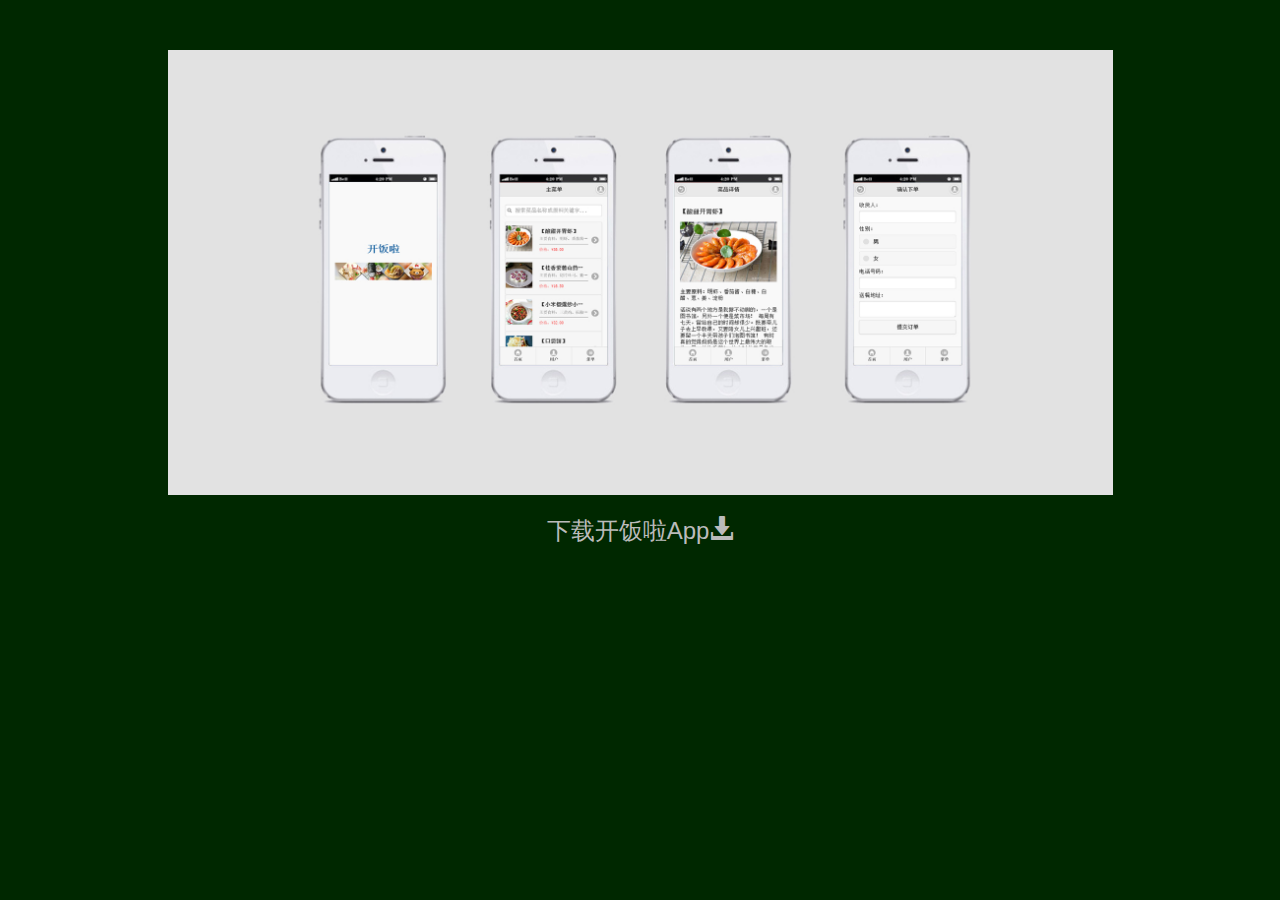
<file: Display/AppDownload.html>
<!DOCTYPE html>
<html>
<head lang="en">
    <meta http-equiv="X-UA-Compatible" content="IE=edge">
    <meta charset="utf-8">
    <meta name="viewport" content="width=device-width">
    <title>开饭啦App下载</title>
    <link rel="icon" href="../favicon.ico"/>
    <link rel="stylesheet" type="text/css" href="../CSS/bootstrap.min-v3.3.7.css">
    <style>
        body{
            margin-top: 50px;
            text-align: center;
            background-color: #002800;
        }
        h3 a{
            color: #bbb;
        }
        h3 a:hover{
            color:#fff;
            text-decoration: none;
        }
    </style>
    <!--[if lt IE 9]>
    <script type="text/javascript" src="../JS/compatible/html5shiv.min.js"></script>
    <script type="text/javascript" src="../JS/compatible/respond.min.js"></script>
    <script type="text/javascript" src="../JS/compatible/DOMAssistantCompressed-2.7.4.js"></script>
    <script type="text/javascript" src="../JS/compatible/ie-css3.js"></script>
    <![endif]-->
</head>
<body>
<section>
    <div class="container">
        <div class="row">
            <div class="col-xs-10 col-xs-offset-1">
                <img class="img-responsive" src="../Img/app.jpg" alt="效果图"/>
            </div>
        </div>
    </div>
    <h3><a download="开饭啦.app" href="./kaifanla.apk">下载开饭啦App<span class="glyphicon glyphicon-download-alt"></span></a></h3>
</section>
</body>
</html>
</file>
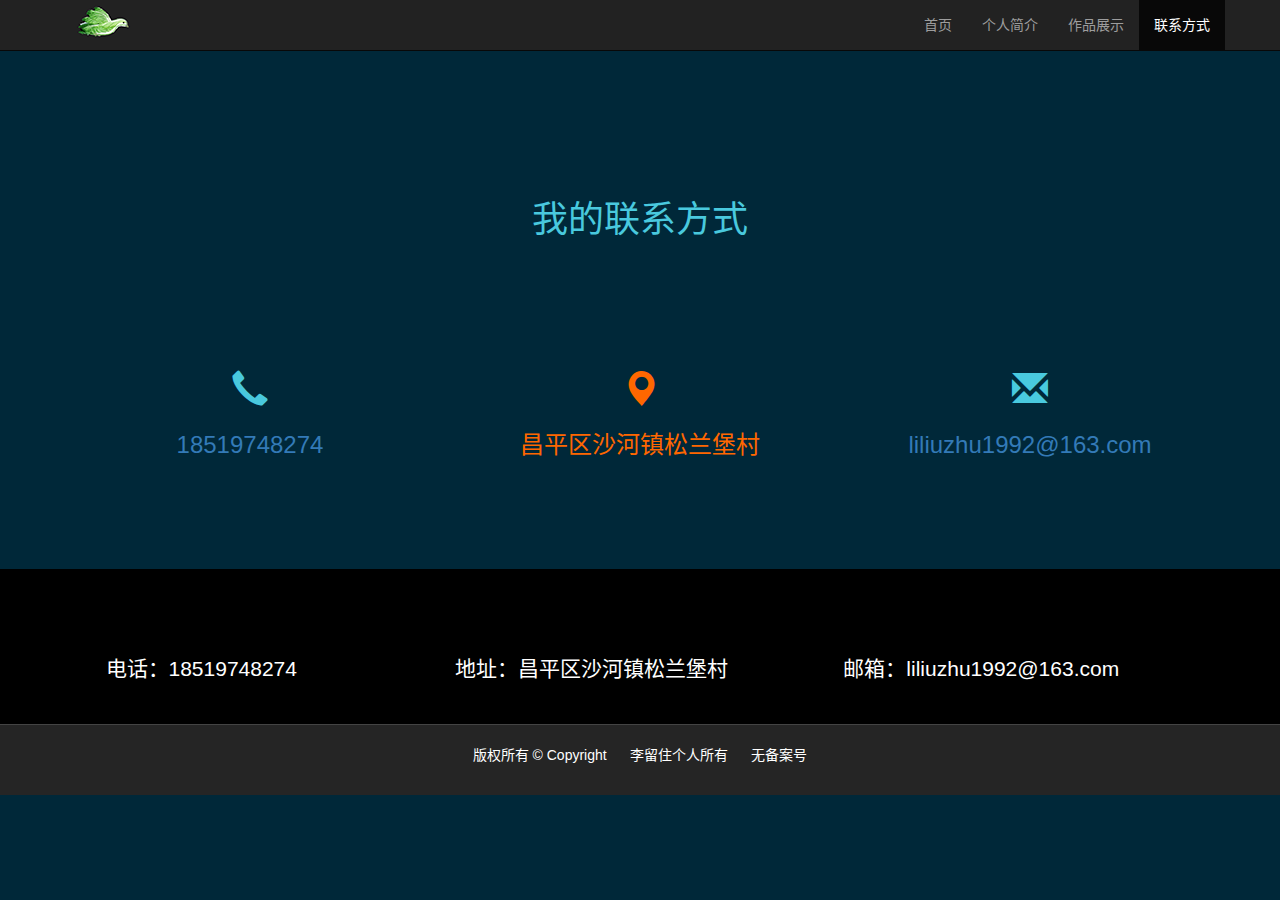
<file: Display/contact.html>
<!DOCTYPE html>
<html lang="zh-CN">
<head>
    <meta http-equiv="X-UA-Compatible" content="IE=edge">
    <meta charset="utf-8">
    <meta name="viewport" content="width=device-width">
    <title>李留住联系方式</title>
    <link rel="icon" href="../favicon.ico"/>
    <!-- Bootstrap -->
    <link rel="stylesheet" type="text/css" href="../CSS/bootstrap.min-v3.3.7.css">
    <link rel="stylesheet" type="text/css" href="../CSS/Display.css">
    <link rel="stylesheet" type="text/css" href="portfolio/css/main.css">
    <!--[if lt IE 9]>
    <script type="text/javascript" src="../JS/compatible/html5shiv.min.js"></script>
    <script type="text/javascript" src="../JS/compatible/respond.min.js"></script>
    <script type="text/javascript" src="../JS/compatible/DOMAssistantCompressed-2.7.4.js"></script>
    <script type="text/javascript" src="../JS/compatible/ie-css3.js"></script>
    <![endif]-->
    <script type="text/javascript" src="../JS/jquery.min-1.11.3.js"></script>
    <script type="text/javascript" src="../JS/bootstrap.min-v3.3.7.js"></script>
    <!--include-->
    <script type="text/javascript" src="./include.js"></script>
    <script type="text/javascript">
        /********个人简介********/
        $(function(){
            setTimeout(function(){
                alert("点击我的地址查看我的地址的具体位置。")
            },1000);
        });

    </script>
</head>
<body>
<!--begin：导航条-->
<include src="./include/navbar.html"></include>

<section class="contact">
    <div class="container list">
        <h1 class="text-center">我的联系方式</h1>
        <div class="row">
            <div class="col-xs-12 col-sm-4 text-center ">
                <div class="way-box">
                    <a href="tel:18519748274">
                        <h1><span class="glyphicon glyphicon-earphone"></span></h1>
                        <h3>18519748274</h3>
                    </a>

                </div>
            </div>
            <div class="col-xs-12 col-sm-4 text-center ">
                <div class="way-box map">
                    <a target="_blank" href="./address.html">
                        <h1><span class="glyphicon glyphicon-map-marker"></span></h1>
                        <h3>昌平区沙河镇松兰堡村</h3>
                    </a>

                </div>
            </div>
            <div class="col-xs-12 col-sm-4 text-center ">
                <div class="way-box">
                    <a href="mailto:liliuzhu1992@163.com">
                        <h1><span class="glyphicon glyphicon-envelope"></span></h1>
                        <h3>liliuzhu1992@163.com</h3>
                    </a>
                </div>
            </div>
        </div>
    </div>
</section>
<include src="./include/footer.html"></include>
</body>
</html>
</file>
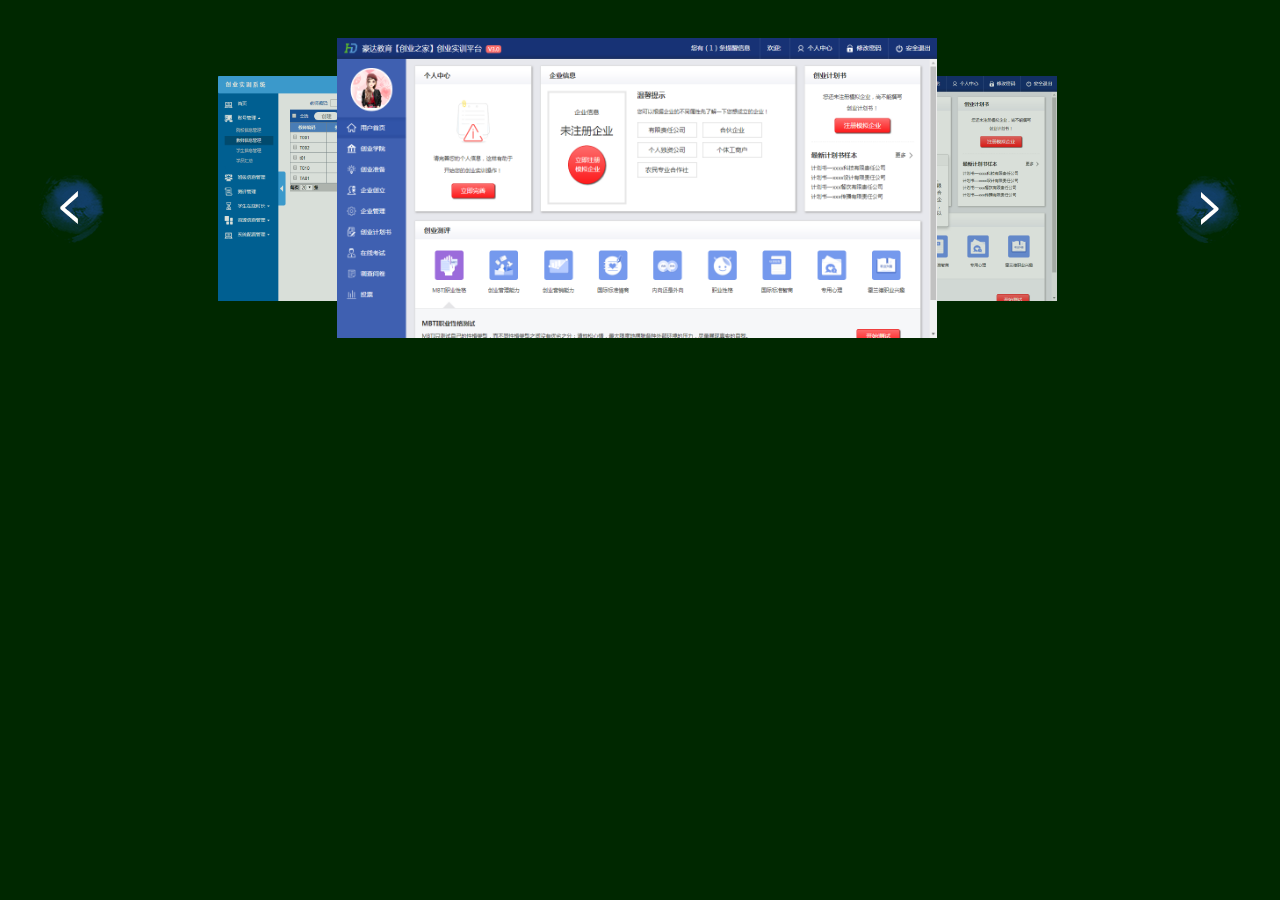
<file: Display/project_3D-2.html>
<!DOCTYPE html>
<html lang="zh">
<head>
    <meta charset="UTF-8">
    <meta http-equiv="X-UA-Compatible" content="IE=edge,chrome=1">
    <meta name="viewport"
          content="maximum-scale=1.0,minimum-scale=1.0,user-scalable=0,width=device-width,initial-scale=1.0"/>
    <meta name="format-detection" content="telephone=no,email=no,date=no,address=no">
    <title>项目详情展示3D</title>
    <link rel="icon" href="../favicon.ico"/>
    <style>
        html, body {
            margin: 0;
            padding: 0;
            height: 100vh;
            width: 100vw;
            overflow: hidden;
            background-color: #002800;
            position: relative;
            -webkit-user-select: none;
            -moz-user-select: none;
            -ms-user-select: none;
            user-select: none;
        }

        .featured-area {
            height: 337px;
            width: 1200px;
            margin: 40px auto 0 auto;
            position: relative;
        }

        .roundabout-holder {
            list-style: none;
            width: 500px;
            height: 300px;
            margin: 0px auto;
        }

        .roundabout-moveable-item {
            font-size: 12px !important;
            height: 300px;
            width: 600px;
            cursor: pointer;
            /*padding: 5px;*/
            /*border: 1px solid #aaaaaa;*/
            -webkit-border-radius: 5px;
            -moz-border-radius: 5px;
            background: #f9f9f9;
        }

        .roundabout-moveable-item img {
            height: 100%;
            width: 100%;
            background-color: #FFFFFF;
            margin: 0;
        }

        .roundabout-in-focus {
            cursor: auto;
        }

        .roundabout-in-focus:hover {
            -webkit-box-shadow: 0 0 10px #aaa;
            -moz-box-shadow: 0 0 10px #aaa;
            background: #f9f9f9;
        }

        .roundabout-holder span {
            display: none;
        }

        .roundabout-in-focus:hover span {
            display: inline;
            position: absolute;
            bottom: 5px;
            right: 5px;
            padding: 8px 20px;
            background: #f9f9f9;
            color: #3366cc;
            z-index: 999;
            -webkit-border-top-left-radius: 5px;
            -moz-border-radius-topLeft: 5px;
            border-left: 1px solid #aaaaaa;
            border-top: 1px solid #aaaaaa;
        }

        .roundabout a:active, .roundabout a:focus, .roundabout a:visited {
            outline: none;
            text-decoration: none;
        }

        .roundabout li {
            margin: 0
        }

        .featured-area .ban_l_btn, .featured-area .ban_r_btn {
            position: absolute;
            top: 50%;
            margin-top: -34px;
            left: -1px;
            display: block;
            width: 65px;
            height: 68px;
            background: url(./wid65Btn.png) 0 0;
            z-index: 9;
            overflow: hidden;
        }

        .featured-area .ban_r_btn {
            left: auto;
            right: -1px;
            background-position: -65px 0;
        }

        .featured-area ul li div {
            width: 100%;
            height: 100%;
        }
    </style>
</head>
<body>
<!--<ul>-->
<!--<li><img src="./project_3D/img/statrtUp_1.png"/></li>-->
<!--<li><img src="./project_3D/img/statrtUp_2.png"/></li>-->
<!--<li><img src="./project_3D/img/statrtUp_3.png"/></li>-->
<!--<li><img src="./project_3D/img/statrtUp_4.png"/></li>-->
<!--<li><img src="./project_3D/img/statrtUp_5.png"/></li>-->
<!--<li><img src="./project_3D/img/statrtUp_6.png"/></li>-->
<!--</ul>-->
<!--<a href="javascript:void(0)" class="ban_l_btn"></a>-->
<!--<a href="javascript:void(0)" class="ban_r_btn"></a>-->
<!--<div class="platform"></div>-->
<!--<div class="mask"></div>-->
<div class="featured-area">
    <ul>
        <li><img src="./project_3D/img/statrtUp_1.png"/></li>
        <li><img src="./project_3D/img/statrtUp_2.png"/></li>
        <li><img src="./project_3D/img/statrtUp_3.png"/></li>
        <li><img src="./project_3D/img/statrtUp_4.png"/></li>
        <li><img src="./project_3D/img/statrtUp_5.png"/></li>
        <li><img src="./project_3D/img/statrtUp_6.png"/></li>
    </ul>
    <a href="javascript:void(0)" class="ban_l_btn"></a>
    <a href="javascript:void(0)" class="ban_r_btn"></a>
</div>

<script src="../JS/jquery.min-1.11.3.js"></script>
<script src="./project_3D/js/jquery.roundabout.js"></script>
<!--<script src="./project_3D/js/jquery.roundabout-1.0.min.js"></script>-->
<script src="./project_3D/js/jquery.easing.1.3.js"></script>
<script>
    $(document).ready(function () {
        $('ul').roundabout({
        	shape: 'figure8',
        	duration: 500, // 运动速度
        	minScale: 0.0,//最小缩放
        	maxScale: 1.0,
        	btnPrev: ".ban_r_btn", // 右按钮
        	btnNext: ".ban_l_btn", // 左按钮
        	autoplay: true,        // 自动播放
        	autoplayDuration: 3000,// 自动播放的时间
        	minOpacity: 0.4,         //最小的透明度
        	maxOpacity: 1,         //最大的透明度
        	reflect: false,         // 为true时是从左向右移动，为false从右向左移动
        	startingChild: 0,      // 默认的显示第几张图片
        	autoplayInitialDelay: 100, // 从第几秒时，开始自动播放（默认毫秒）开始的第一次管用
        	autoplayPauseOnHover: true, // 鼠标移入元素内是否自动播放，为true不播放，false还自动播放
        	enableDrag: true       // 在移动端可以拖拽播放
        });
    });
</script>
</body>
</html>
</file>
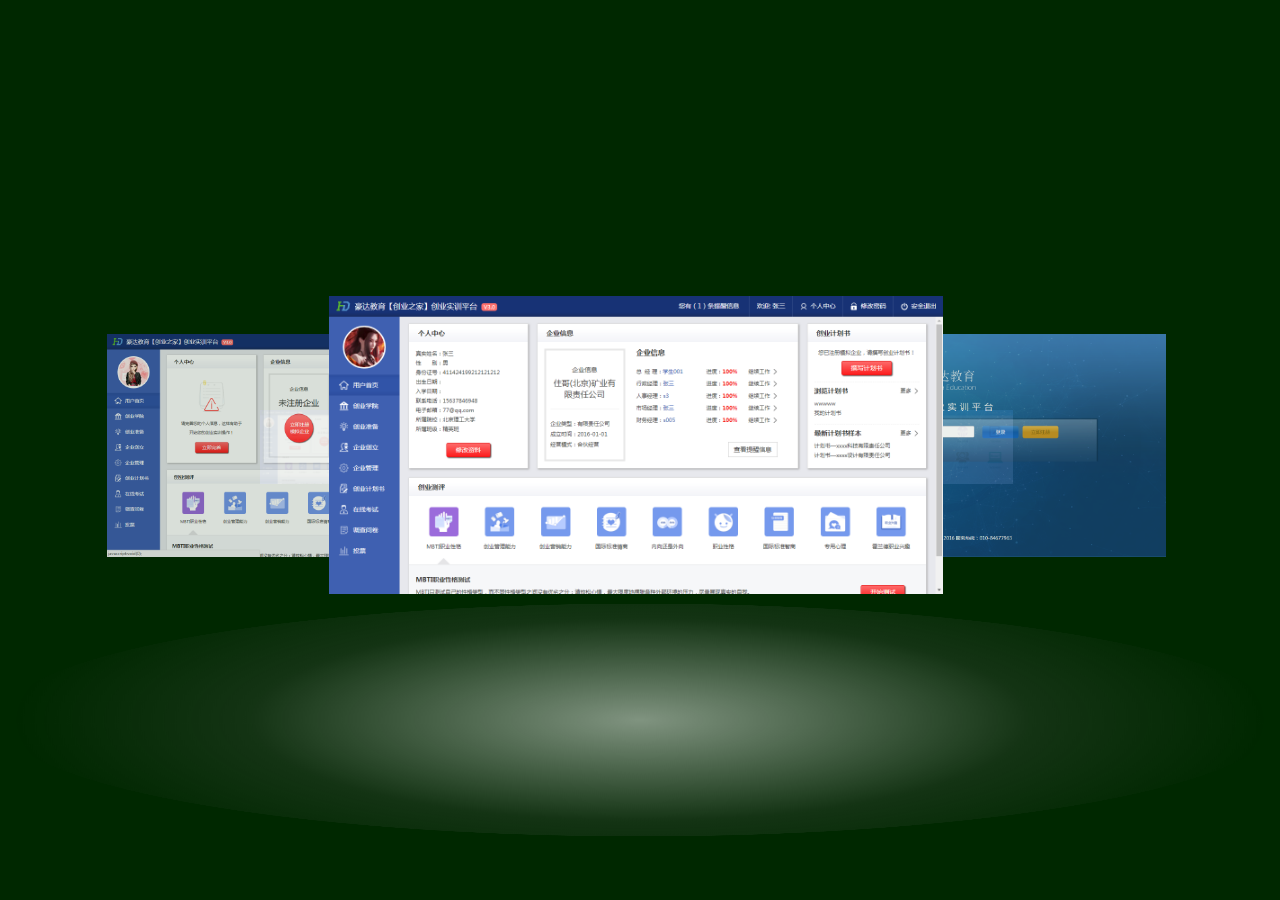
<file: Display/project_3D.html>
<!DOCTYPE html>
<html lang="zh">
<head>
	<meta charset="UTF-8">
	<meta http-equiv="X-UA-Compatible" content="IE=edge,chrome=1">
	<meta name="viewport" content="maximum-scale=1.0,minimum-scale=1.0,user-scalable=0,width=device-width,initial-scale=1.0"/>
	<meta name="format-detection" content="telephone=no,email=no,date=no,address=no">
	<title>项目详情展示3D</title>
	<link rel="icon" href="../favicon.ico"/>
	<style>
		html,body{
			margin: 0;
			padding: 0;
			height: 100vh;
			width: 100vw;
			overflow: hidden;
			background-color: #002800;
			position: relative;
			-webkit-user-select:none;
			-moz-user-select:none;
			-ms-user-select:none;
			user-select:none;
		}
		ul {
			list-style: none;
			padding: 0;
			margin: 20vh auto;
			width: 60vw;
			height: 60vh;
		}
		li {
			width: 80%;
			text-align: center;
			cursor: pointer;
			overflow: hidden;
		}
		li:hover{
			-webkit-box-shadow: 0 0 10px  #bbb;
			-moz-box-shadow: 0 0 10px #bbb;
			box-shadow: 0 0 10px #bbb;
		}
		li img {
			width: 100%;
			/*height: 100%;*/
		}
		li.roundabout-in-focus {
			/*cursor: default;*/
		}
		li span {
			display: block;
			padding-top: 6em;
		}
		.mask{
			position: fixed;
			width: 100%;
			height: 100%;
			top: 0;
			left: 0;
			background: rgba(0, 0, 0, 0.5);
			opacity: 0;
			z-index: 8;
			visibility: hidden;
			-webkit-transform: scale3d(1,1,1);
			transform: scale3d(1,1,1);
			-webkit-transition-duration: 300ms;
			transition-duration: 300ms;
		}
		.mask.mask_in{
			visibility: visible;
			opacity: 1;
			-webkit-transition-duration: 0ms;
			transition-duration: 0ms;
		}
		#carbonads-container .carbonad {
			margin: 0 auto;
		}
		.platform{
			width: 100vw;
			height: 100vh;
			background: -webkit-radial-gradient(circle,rgba(255,255,255,.5) 0%,rgba(100,100,100,.2) 50%,rgba(0,0,0,0) 80%);
			background: -o-radial-gradient(circle,rgba(255,255,255,.5) 0%,rgba(100,100,100,.2) 50%,rgba(0,0,0,0) 80%);
			background: -moz-radial-gradient(circle,rgba(255,255,255,.5) 0%,rgba(100,100,100,.2) 50%,rgba(0,0,0,0) 80%);
			background: radial-gradient(circle,rgba(255,255,255,.5) 0%,rgba(100,100,100,.2) 50%,rgba(0,0,0,0) 80%);
			position: absolute;
			top:30vh;
			left:0;
			border-radius:50%;
			transform:rotateX(75deg);
		}

		/*.roundabout-moveable-item {*/
			/*font-size: 12px!important;*/
			/*height: 300px;*/
			/*width: 600px;*/
			/*cursor: pointer;*/
			/*padding: 2px;*/
			/*border: 1px solid #aaaaaa;*/
			/*-webkit-border-radius: 5px;*/
			/*-moz-border-radius: 5px;*/
			/*background: #f9f9f9;*/
		/*}*/
	</style>
</head>
<body>
<ul>
	<li><img src="./project_3D/img/statrtUp_1.png"/></li>
	<li><img src="./project_3D/img/statrtUp_2.png"/></li>
	<li><img src="./project_3D/img/statrtUp_3.png"/></li>
	<li><img src="./project_3D/img/statrtUp_4.png"/></li>
	<li><img src="./project_3D/img/statrtUp_5.png"/></li>
	<li><img src="./project_3D/img/statrtUp_6.png"/></li>
</ul>
<a href="javascript:void(0)" class="ban_l_btn"></a>
<a href="javascript:void(0)" class="ban_r_btn"></a>
<div class="platform"></div>
<div class="mask"></div>
<script src="../JS/jquery.min-1.11.3.js"></script>
<script src="./project_3D/js/jquery.roundabout.js"></script>
<!--<script src="./project_3D/js/jquery.roundabout-1.0.min.js"></script>-->
<script src="./project_3D/js/jquery.easing.1.3.js"></script>
<script>
	$(document).ready(function() {
		$('ul').roundabout({
			shape: 'figure8',
			duration: 500, // 运动速度
			minScale: 0.0,//最小缩放
			maxScale: 1.0,
			btnPrev: ".ban_r_btn", // 右按钮
			btnNext: ".ban_l_btn", // 左按钮
			autoplay: true,        // 自动播放
			autoplayDuration: 3000,// 自动播放的时间
			minOpacity: 0.4,         //最小的透明度
			maxOpacity: 1,         //最大的透明度
			reflect: false,         // 为true时是从左向右移动，为false从右向左移动
			startingChild: 2,      // 默认的显示第几张图片
			autoplayInitialDelay: 100, // 从第几秒时，开始自动播放（默认毫秒）开始的第一次管用
			autoplayPauseOnHover: true, // 鼠标移入元素内是否自动播放，为true不播放，false还自动播放
			enableDrag: true       // 在移动端可以拖拽播放
		});
	});
	// function pause(){
	// 	$(".roundabout-moveable-item").trigger("mouseenter");
	// }
	// function resume(){
	// 	$(".roundabout-moveable-item").trigger("mouseleave");
	// }
</script>
</body>
</html>
</file>
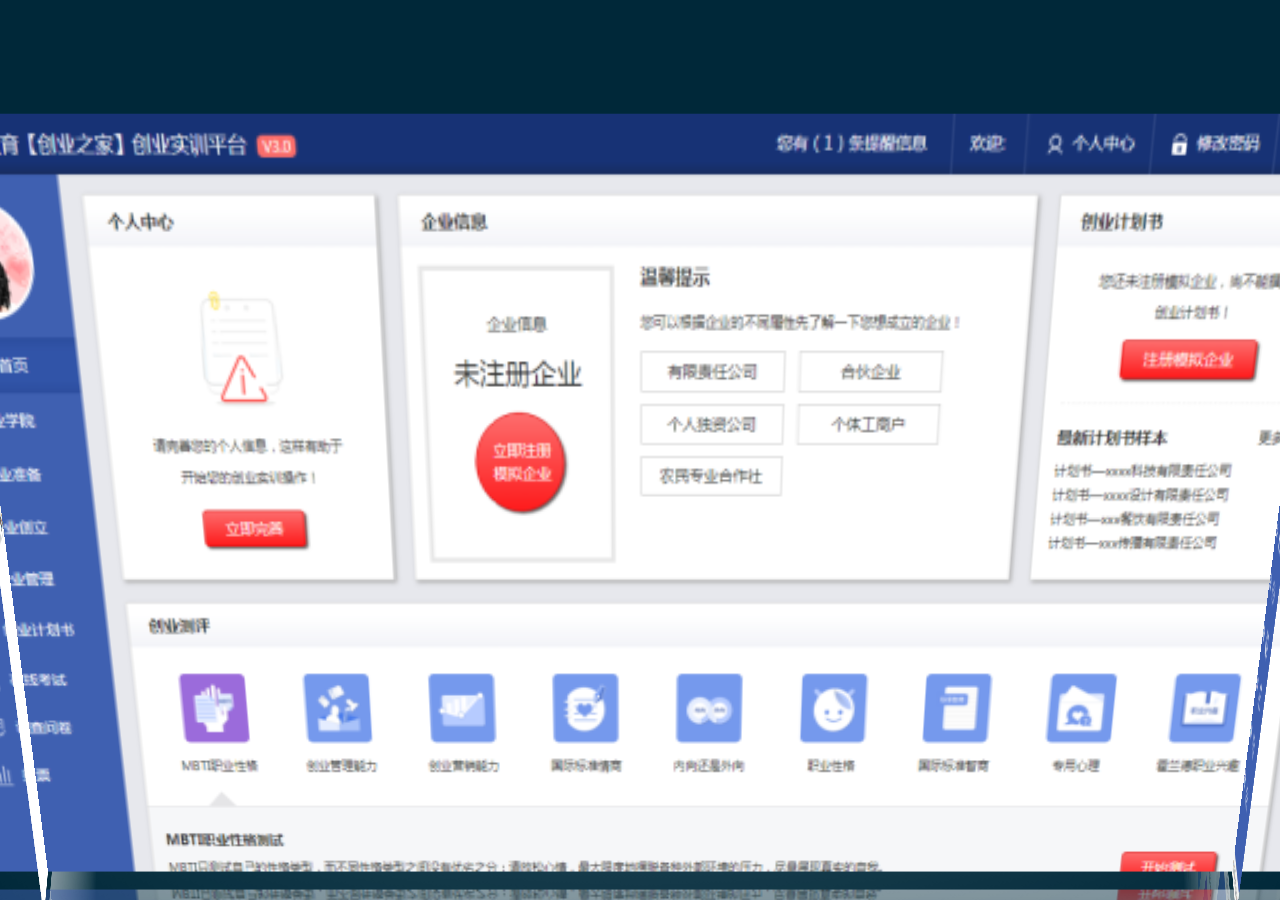
<file: Display/project_3D1.html>
<!DOCTYPE html>
<html lang="zh">
<head>
<meta charset="UTF-8">
<meta http-equiv="X-UA-Compatible" content="IE=edge,chrome=1"> 
<meta name="viewport" content="width=device-width, initial-scale=1.0">
<title>jQuery可拖拽3D万花筒旋转特效 - 站长素材</title>

<style type="text/css">
	*{margin:0;padding: 0;}
	.pic{
		width: 640px;
		height: 360px;
		margin: 150px auto 0;
		position: relative;
		/*transform 旋转元素*/
		transform-style:preserve-3d;
		transform:perspective(900px) rotateX(-10deg) rotateY(0deg);
	}
	body{
		background-color: #002839;
		overflow:hidden;
		-moz-user-select: -moz-none;
		-moz-user-select: none;
		-o-user-select:none;
		-khtml-user-select:none; /* you could also put this in a class */
		-webkit-user-select:none;/* and add the CSS class here instead */
		-ms-user-select:none;
		user-select:none;/**禁止选中文字*/
	}

	.pic img{
		position: absolute;
		width: 100%;
		height: 100%;
		border-radius: 5px;
		/*box-shadow: 0px 0px 10px #fff;*/
		/*倒影的设置*/
		-webkit-box-reflect:below 10px -webkit-linear-gradient(top,rgba(0,0,0,0) 50%,rgba(0,0,0,.5) 100%);
	}
	.pic p{
		width: 1200px;
		height: 1200px;
		background: -webkit-radial-gradient(center center,600px 600px,rgba(255,255,255,.5),rgba(0,0,0,0));
		position: absolute;
		top:100%;left:50%;
		margin-top: -600px;
		margin-left: -600px;
		border-radius:600px;
		transform:rotateX(90deg);
	}
</style>

</head>
<body>

<div class="pic">
	<img src="./project_3D/img/statrtUp_1.png"/>
	<img src="./project_3D/img/statrtUp_2.png"/>
	<img src="./project_3D/img/statrtUp_3.png"/>
	<img src="./project_3D/img/statrtUp_4.png"/>
	<img src="./project_3D/img/statrtUp_5.png"/>
	<img src="./project_3D/img/statrtUp_6.png"/>
	<!--<img src="./project_3D/img/5.jpg"/>-->
	<p></p>
</div>

<script src="../JS/jquery.min-1.11.3.js" type="text/javascript"></script>
<script type="text/javascript">
	$(function(){

var imgL=$(".pic img").size();
var deg=360/imgL;
var roY=0,roX=-10;
 var xN=0,yN=0;
 var play=null;

$(".pic img").each(function(i){
	$(this).css({
		<!--translateZ 定义2d旋转沿着z轴-->
		"transform":"rotateY("+i*deg+"deg) translateZ(500px)"	});
		<!--防止图片被拖拽-->
		$(this).attr('ondragstart','return false');
	});

	$(document).mousedown(function(ev){
	var x_=ev.clientX;
	var y_=ev.clientY;
	clearInterval(play);
		console.log('我按下了');
		$(this).bind('mousemove',function(ev){
			/*获取当前鼠标的坐标*/
			var x=ev.clientX;
			var y=ev.clientY;
			/*两次坐标之间的距离*/
			  xN=x-x_;
			  yN=y-y_;

			 roY+=xN*0.2;
			roX-=yN*0.1;
			console.log('移动');
//			$('body').append('<div style="width:5px;height:5px;position:absolute;top:'+y+'px;left:'+x+'px;background-color:red"></div>');

			$('.pic').css({
				 transform:'perspective(500px) rotateX('+roX+'deg) rotateY('+roY+'deg)'
			});
			/*之前的鼠标坐标*/
		 x_=ev.clientX;
		 y_=ev.clientY;

		});
	}).mouseup(function(){
		  $(this).unbind('mousemove');
		  var play=setInterval(function(){
		   
		   xN*=0.95;
		   yN*=0.95;
		   if(Math.abs(xN)<1 && Math.abs(yN)<1){
			  clearInterval(play);
		   }
			roY+=xN*0.2;
			roX-=yN*0.1;
			$('.pic').css({
				 transform:'perspective(500px) rotateX('+roX+'deg) rotateY('+roY+'deg)'
			});

		  },30);

	});

});
</script>

<!--<div style="text-align:center;margin:250px 0; font:normal 14px/24px 'MicroSoft YaHei';">-->
<!--<p>适用浏览器：360、FireFox、Chrome、Opera、傲游、搜狗、世界之窗. 不支持Safari、IE8及以下浏览器。</p>-->
<!--<p>来源：<a href="http://sc.chinaz.com/" target="_blank">站长素材</a></p>-->
<!--</div>-->
</body>
</html>
</file>
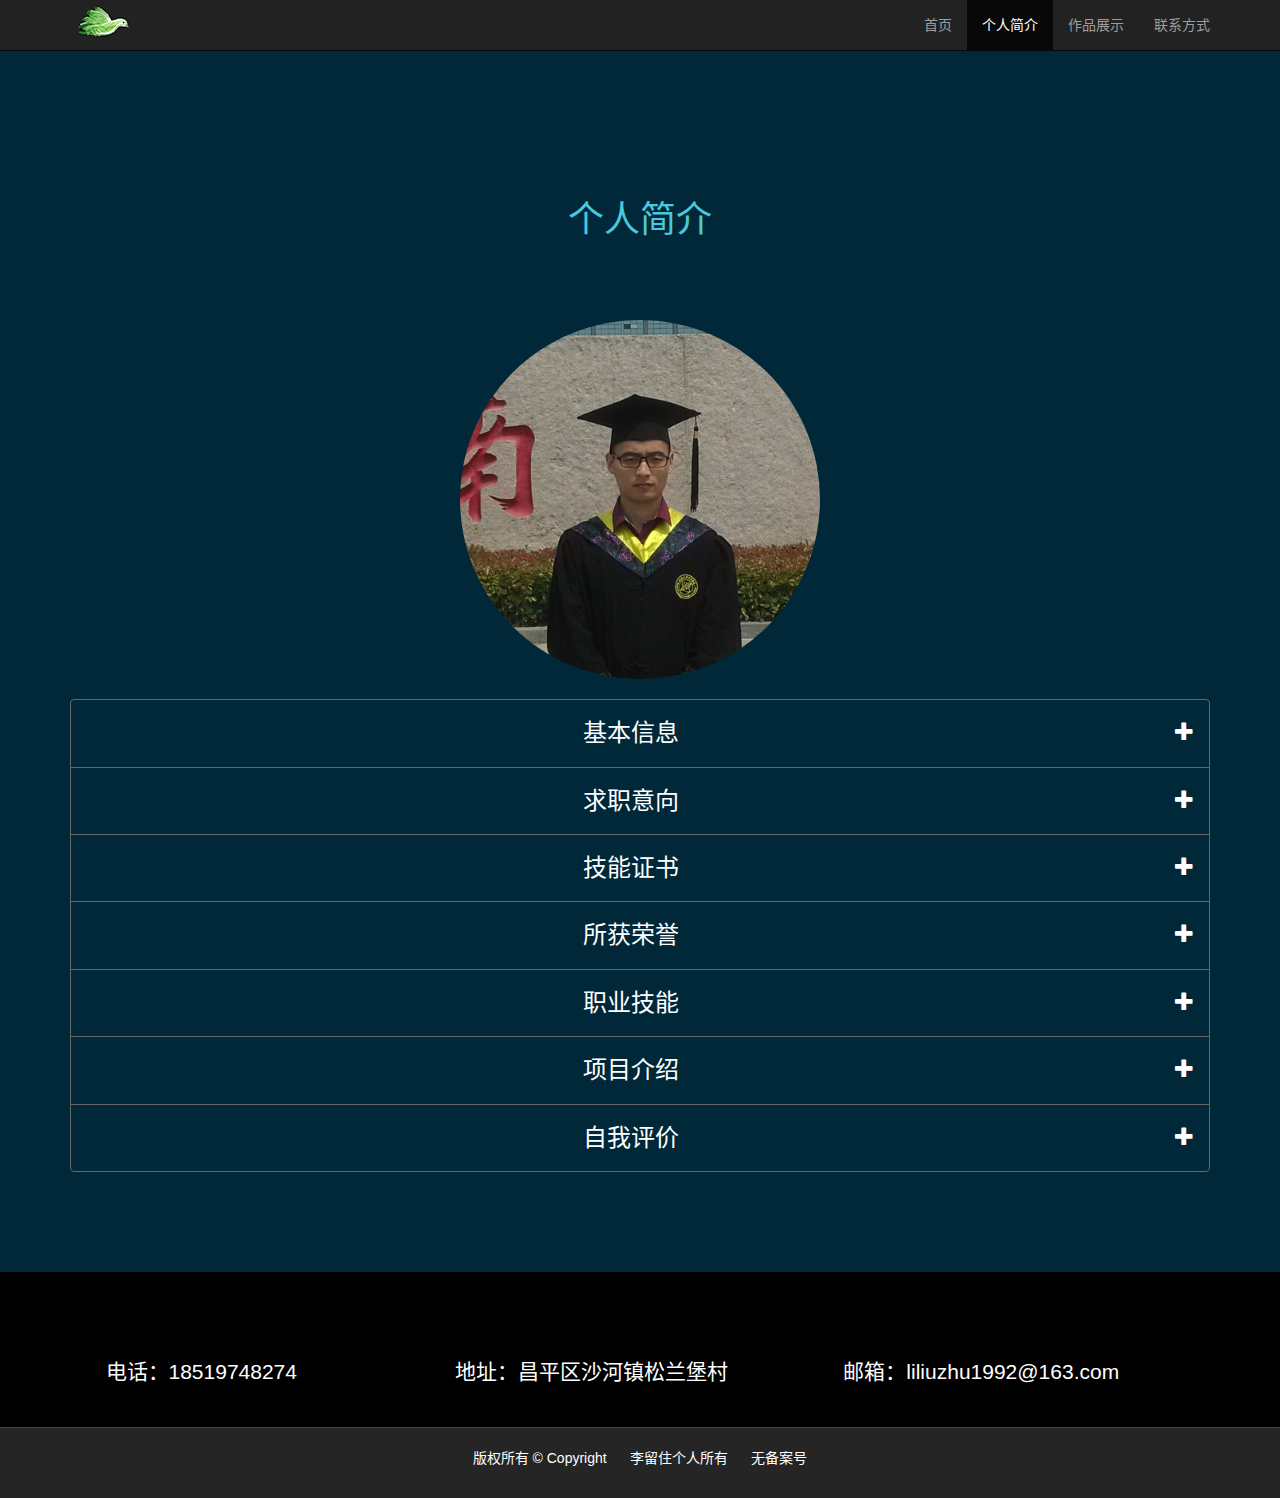
<file: Display/resume.html>
<!DOCTYPE html>
<html lang="zh-CN">
<head>
    <meta http-equiv="X-UA-Compatible" content="IE=edge">
    <meta charset="utf-8">
    <meta name="viewport" content="width=device-width">
    <title>李留住个人简介</title>
    <link rel="icon" href="../favicon.ico"/>
    <link rel="stylesheet" type="text/css" href="../CSS/bootstrap.min-v3.3.7.css">
    <link rel="stylesheet" type="text/css" href="../CSS/Display.css">
    <link rel="stylesheet" type="text/css" href="portfolio/css/main.css">
    <!--[if lt IE 9]>
    <script type="text/javascript" src="../JS/compatible/html5shiv.min.js"></script>
    <script type="text/javascript" src="../JS/compatible/respond.min.js"></script>
    <script type="text/javascript" src="../JS/compatible/DOMAssistantCompressed-2.7.4.js"></script>
    <script type="text/javascript" src="../JS/compatible/ie-css3.js"></script>
    <![endif]-->
    <script type="text/javascript" src="../JS/jquery.min-1.11.3.js"></script>
    <!--include-->
    <script type="text/javascript" src="./include.js"></script>
    <script type="text/javascript" src="../JS/bootstrap.min-v3.3.7.js"></script>
    <script type="text/javascript">
        /********个人简介********/
        $(function(){
            $(".myself .list-group-item h3").on("click",function(){
                $(this).children("span").toggleClass("glyphicon-minus");
                $(this).next("div").slideToggle();
            });
        });

    </script>
</head>
<body>
<!--begin：导航条-->
<include src="./include/navbar.html"></include>
<!--简介内容-->
<section class="myself">
    <div class="container list">
        <h1 class="text-center">个人简介</h1>
        <div class="row">
            <div class="col-xs-12">
                <div class="text-center">
                    <!-- Button trigger modal -->
                    <div class="row">
                        <div class="col-xs-4 col-xs-offset-4 text-center">
                            <a href="javascript:void(0)" data-toggle="modal" data-target="#myModal">
                                <img class="img-circle img-responsive" src="../Img/Head_portrait.jpg" alt="头像" title="头像"/>
                            </a>
                        </div>
                    </div>

                    <!-- Modal -->
                    <div class="modal fade bs-example-modal-lg" id="myModal" tabindex="-1" role="dialog" aria-labelledby="myModalLabel" aria-hidden="true">
                        <div class="modal-dialog modal-lg">
                            <div class="modal-content">
                                <div class="modal-header">
                                    <button type="button" class="close" data-dismiss="modal" aria-label="Close"><span aria-hidden="true">&times;</span></button>
                                    <h4 class="modal-title" id="myModalLabel">我的头像</h4>
                                </div>
                                <div class="modal-body">
                                    <img src="../Img/Head_portrait.jpg" class="img-responsive" alt="我的头像" title="我的头像"/>
                                </div>
                                <div class="modal-footer">
                                    <button type="button" class="btn btn-danger" data-dismiss="modal">关闭</button>
                                </div>
                            </div>
                        </div>
                    </div>
                </div>
                <!--列表组-->
                <ul class="list-group resume-table">
                    <li class="list-group-item">
                        <h3 class="text-center">基本信息<span class="right glyphicon glyphicon-plus text-right"></span></h3>
                        <div class="table-responsive">
                            <table class="table">
                                <tbody>
                                <tr>
                                    <th>姓&nbsp;&nbsp;&nbsp;&nbsp;&nbsp;&nbsp;&nbsp;名：李留住</th>
                                    <th>性&nbsp;&nbsp;&nbsp;&nbsp;&nbsp;&nbsp;&nbsp;别：男</th>
                                </tr>
                                <tr>
                                    <th>民&nbsp;&nbsp;&nbsp;&nbsp;&nbsp;&nbsp;&nbsp;族：汉族</th>
                                    <th>出生年月：1992.11</th>
                                </tr>
                                <tr>
                                    <th>电&nbsp;&nbsp;&nbsp;&nbsp;&nbsp;&nbsp;&nbsp;话：18519748274</th>
                                    <th>邮&nbsp;&nbsp;&nbsp;&nbsp;&nbsp;&nbsp;&nbsp;箱：<a href="mailto:liliuzhu1992@163.com">liliuzhu1992@163.com</a></th>
                                </tr>
                                <tr>
                                    <th>学&nbsp;&nbsp;&nbsp;&nbsp;&nbsp;&nbsp;&nbsp;历：本科</th>
                                    <th>毕业院校：河南大学民生学院</th>
                                </tr>
                                <tr>
                                    <th>专业：电子信息科学与技术</th>
                                    <th>联系地址：昌平区沙河镇松兰堡村</th>
                                </tr>
                                </tbody>
                            </table>
                        </div>
                    </li>
                    <li class="list-group-item">
                        <h3 class="text-center">求职意向<span class="right glyphicon glyphicon-plus text-right"></span></h3>
                        <div class="table-responsive">
                            <table class="table">
                                <tbody>
                                <tr>
                                    <th>期望城市：北京</th>
                                    <th>期望职位：Web前端开发工程师</th>
                                </tr>
                                </tbody>
                            </table>
                        </div>
                    </li>
                    <li class="list-group-item">
                        <h3 class="text-center">技能证书<span class="right glyphicon glyphicon-plus text-right"></span></h3>
                        <div class="table-responsive">
                            <table class="table">
                                <tbody>
                                <tr>
                                    <th>1. 计算机二级</th>
                                    <th>2.全国电子专业人才证书—单片机设计与开发应用工程师（高级）</th>
                                </tr>
                                <tr>
                                    <th>3. 普通话二级甲等</th>
                                    <th>4. 机动车驾驶证</th>
                                </tr>
                                </tbody>
                            </table>
                        </div>
                    </li>
                    <li class="list-group-item">
                        <h3 class="text-center">所获荣誉<span class="right glyphicon glyphicon-plus text-right"></span></h3>
                        <div class="table-responsive">
                            <table class="table">
                                <tbody>
                                <tr>
                                    <th>1.蓝桥杯河南赛区单片机设计与开发组一等奖</th>
                                    <th>2.单项奖学金</th>
                                </tr>
                                <tr>
                                    <th>3.蓝桥杯全国总决赛单片机设计与开发组二等奖</th>
                                    <th>4.优秀共青团员</th>
                                </tr>
                                <tr>
                                    <th>5.多次获得优秀学生与优秀学生奖学金</th>
                                    <th>6.优秀运动员</th>
                                </tr>
                                </tbody>
                            </table>
                        </div>
                    </li>
                    <li class="list-group-item">
                        <h3 class="text-center">职业技能<span class="right glyphicon glyphicon-plus text-right"></span></h3>
                        <div class="table-responsive">
                            <table class="table">
                                <tbody>
                                <tr><th>1.熟练掌握 HTML、CSS，纯手写代码实现各种互联网项目前端页面的编写</th></tr>
                                <tr><th>2.熟练掌握原生JavaScript、DOM</th></tr>
                                <tr><th>3.熟练掌握HTML5，CSS3并结合原生WebView或APICloud等技术可以实现Web App的开发</th></tr>
                                <tr><th>4.熟悉Ajax的相关技术，能够利用JSON进行数据传输，实现和服务器的异步交互</th></tr>
                                <tr><th>5.熟悉前端主流框架与代码库，能够熟练使用BootStrap、AUI、jQuery、Zepto等前端开发工具</th></tr>
                                <tr><th>6.熟悉Vue及附属工具的的基本使用，并不断探索其使用方法与技巧</th></tr>
                                <tr><th>7.熟悉less语言编程，通过编译进行引用</th></tr>
                                <tr><th>8.了解PHP服务器端技术、MySQL数据库以及HTTP 协议</th></tr>
                                <tr><th>9.熟悉PS,可以完成PSD切图</th></tr>
                                </tbody>
                            </table>
                        </div>
                    </li>
                    <li class="list-group-item">
                        <h3 class="text-center">项目介绍<span class="right glyphicon glyphicon-plus text-right"></span></h3>
                        <div class="table-responsive">
                            <table class="table">
                                <tbody>
                                <tr>
                                    <th>
                                        <h4>项目名称：案件管理系统</h4>
                                        <p>项目描述：针对律师事务所诉讼案件信息的管理系统。该系统包括PC端与移动App应用。主要提供案件信息、调查信息、品牌等信息的多平台管理以及信息的采集与上传。</p>
                                        <p>项目责任：主要负责系统1.0版本的PC端信息管理功能，以及运用APICloud开发框架对移动端的案件证物信息采集系统进行混合式开发、迭代更新以及App2.0版本的重构。</p>
                                        <span>项目收获：</span>
                                        <ol>
                                            <li>通过使用Echarts对案件信息进行分类汇总，逐渐熟Echarts的使用技巧。</li>
                                            <li>将自学的APICloud真实的应用到实际项目中，深化了对APICloud的认识与使用技巧。</li>
                                            <li>移动端重新进行UI设计，独自对移动端进行开发，整体上兼顾了移动端的响应式。</li>
                                        </ol>
                                    </th>
                                </tr>
                                <tr>
                                    <th>
                                        <h4>项目名称：真视通无纸化会议系统</h4>
                                        <p>项目描述：该项目是一个具有实时通讯与同步功能的会议系统，项目客户端要求同时兼容Android、IOS、PC三大设备平台，其中 Android与IOS采用原生+H5的混合模式开发。该项目前端方面包括客户端和系统管理两部分，设备之间的通信与同步均通过webSocket实现，其中客户端的同步参会为整个项目的核心也是项目的难点，该功能主要应用H5的canvas元素来实现画板同步。</p>
                                        <p>项目责任：初期使用Bootstrop框架切出兼容webView及PC浏览器的HTML页面以及插件，中期负责复杂逻辑与功能开发，并与后台协调同步开发和数据联调，后期进行代码优化和功能完善以及部分功能需求的修改。</p>
                                        <span>项目收获：</span>
                                        <ol>
                                            <li>客户需求的不停地改进，造成项目长时间的延期，增加开发周期。</li>
                                            <li>Android、IOS、PC平台的兼容调试过程中踩了不少的坑，为以后的项目开发积累经验。</li>
                                            <li>项目开发过程中以功能测试为主，缺乏大规模的压力和稳定性测，为后来项目交付埋下了不小的隐患。</li>
                                        </ol>
                                    </th>
                                </tr>
                                <tr>
                                    <th>
                                        <h4>项目名称：创业之家—创业实训平台</h4>
                                        <p>项目描述：创业之家系统主要分为管理系统与学员系统两部分。管理系统主要针对学员，指导教师，班级等信息进行交叉管理以及对教育资源进行管理。学员系统主要通过创业学院，创业准备、模拟工商局登记、企业创建步骤、企业多方面管理、创业计划书、在线考试、调查问卷、投票等模块对学员进行针对性的创业指导。</p>
                                        <p>项目责任：首先使用Bootstrop实现UI设计的学员系统，以及管理系统静态页面，然后与Tomcat+mySQL建立连接，利用jQuery+原生JS实现动态数据交互。</p>
                                        <span>项目收获：</span>
                                        <ol>
                                            <li>通过使用JS插件以及浏览器缓存机制，实现PDF书籍的网上阅读，以及使用H5实现视频与音频的解决方案。</li>
                                            <li>由于项目一开始需求的不明确，使得原来的UI设计并没有得到客户的认可，造成项目前端页面的再次开发重构，认识到项目前期需求的调研如何的重要。</li>
                                            <li>多页面利用JSON格式数据，对单一mySQL数据表进行大量的数据处理，提高数据处理与逻辑思维能力。</li>
                                        </ol>
                                    </th>
                                </tr>
                                <tr>
                                    <th>
                                        <h4>项目名称：职业生涯发展规划系统</h4>
                                        <p>项目描述：该项目帮助中学生对自我的能力兴趣等有较好地了解，提供学校、专业和就业方面的信息，实现对学生对生涯决策的积极引导；为教师提供生涯教育资源, 使学生的生涯规划信息可以快速有效地反馈给教师，帮助学生更好地进行生涯规划教育。</p>
                                        <p>项目责任：参与项目需求分析、业务模块的划分，数据库表的设计。主要运用Bootstrap框架的栅格系统进行页面布局、用JavaScript实现动态页面效果部分、使用JQuery框架以及AJAX异步获取数据完善了整个流程。</p>
                                        <span>项目收获：</span>
                                        <ol>
                                            <li>熟悉了如何使用Datatables实现信息的增删改查、分页、及时搜索和排序等。</li>
                                            <li>针对一次性获取大量数据时明显的时间延迟问题，采用分批获取与分页展示以提高用户体验</li>
                                        </ol>
                                    </th>
                                </tr>
                                </tbody>
                            </table>
                        </div>
                    </li>
                    <li class="list-group-item">
                        <h3 class="text-center">自我评价<span class="right glyphicon glyphicon-plus text-right"></span></h3>
                        <div class="table-responsive">
                            <table class="table">
                                <tbody>
                                <tr>
                                    <th>
                                        <p>
                                            &nbsp;&nbsp;&nbsp;&nbsp;&nbsp;&nbsp;&nbsp;
                                            性格稳重，做事认真负责，适应能力强，具有良好的沟通能力：工作中经常与客户针对项目需求进行探讨沟通和；具有较好的逻思维能力：项目实践中能够及时发现逻辑Bug和处理普通的算法问题；具有良好的自主学习能力：大学期间学习成绩排名一直处于前列；对计算机具有浓厚的兴趣：大学期间报名参加“蓝桥杯全国软件和信息技术专业人才大赛”并获得理想成绩；热爱集体，积极参加集体活动，曾多次参与策划班级集体旅游与户外烧烤活动，生活中与同事和睦相处，工作中精诚合作；热爱运动，喜欢慢跑、健身等有氧运动，曾参加“郑开国际马拉松”半程比赛。
                                        </p>
                                    </th>
                                </tr>
                                </tbody>
                            </table>
                        </div>
                    </li>
                </ul>
            </div>
        </div>
    </div>
</section>
<!--页脚-->
<include src="./include/footer.html"></include>
</body>
</html>
</file>
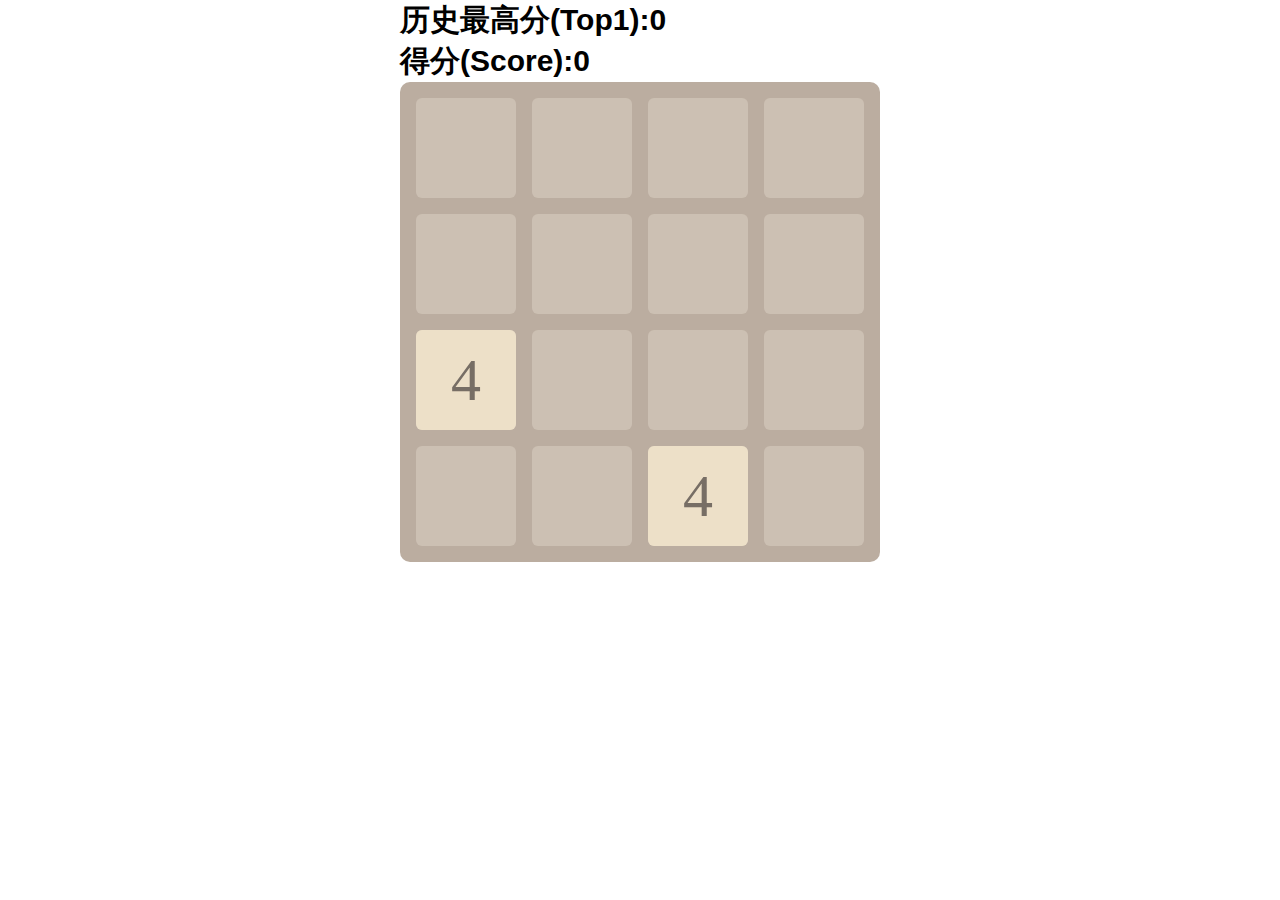
<file: Games/2048/2048All.html>
<!DOCTYPE HTML>
<html>
	<head>
		<meta http-equiv="Content-Type" content="text/html;charset=utf-8"/>
		<meta name="viewport" content="width=device-width">
		<title>2048通用版</title>
		<link rel="icon" href="../../favicon.ico"/>
		<link href="2048All.css" rel="stylesheet" type="text/css"/>
		<style>
			html,body
			{
				margin:0 auto;
				padding:0;
				width:100%;
				height:100%;
			}
		</style>
		<!--[if lt IE 9]>
		<script type="text/javascript" src="../../JS/compatible/html5shiv.min.js"></script>
		<script type="text/javascript" src="../../JS/compatible/respond.min.js"></script>
		<script type="text/javascript" src="../../JS/compatible/DOMAssistantCompressed-2.7.4.js"></script>
		<script type="text/javascript" src="../../JS/compatible/ie-css3.js"></script>
		<![endif]-->
		<script src="animation.js"></script>
		<script src="2048All.js"></script>
	</head>

	<body>
		<p> 
			历史最高分(Top1):<span id="top">0</span><br/>
			得分(Score):<span id="score"></span> 
		</p>
		<div id="gridPanel">
			
		</div>
		<div id="gameOver">
			<div><!--全屏半透明背景--></div>
			<p><!--前景对话框-->
				Game Over!<br/>
				得分(Score):<span id="final"></span><br/>
				<a class="btn" onclick="game.start()">Try again!</a>
			</p>
		</div>
	</body>
</html>
</file>
<file: Games/plane/plane.css>
body{
    margin:0;
    padding:0;
}
div#box
{
    margin:0px auto;
    background-color:#323232;
    text-align:center;
    vertical-align:middle;
    width:480px;
    height:650px;
    position:relative;
}
#box>input
{

    font-size:80px;
    font-family:"Hobo Std";
    line-height:80px;
    position:absolute;
    font-weight:bold;
    background-color:#eee;
    color:#666;
    top:50%;
    left:50%;
    border:5px solid #fff;
    outline:none;
    padding:5px;
    cursor:pointer;
    width:400px;
    text-align:center;
    margin-left:-200px;
}
#beStart{
    display:none;
}
</file>
<file: Projects/mi/css/index.css>
/*全局样式*/
/*小图标*/
@font-face {
  font-family: 'iconfont';
  src: url("/i/font/iconfont.eot");
  src: url("/i/font/iconfont.eot?#iefix") format("embedded-opentype");
}
@font-face {
  font-family: 'iconfont';
  src: url([data-uri]) format("truetype"), url([data-uri]) format("woff");
  font-weight: normal;
}
/*通用样式*/
dl,
ul,
ol,
body,
p {
  margin: 0;
  padding: 0;
}
body {
  min-width: 1226px;
  position: relative;
  font: 14px / 1.5 "Helvetica Neue", Helvetica, Arial, "Microsoft Yahei", "Hiragino Sans GB", "Heiti SC", "WenQuanYi Micro Hei", sans-serif;
}
li {
  padding: 0;
}
a {
  text-decoration: none;
  color: #333;
}
img {
  border: none;
}
.list-inline > li {
  display: inline-block;
}
.list-unstyled {
  padding-left: 0;
  list-style: none;
}
.left {
  float: left;
}
.right {
  float: right;
}
.clear {
  clear: both;
}
.container {
  width: 1226px;
  margin: 0 auto;
  position: relative;
}
.container:before,
.container:after,
.before,
.after {
  content: "";
  display: table;
  clear: both;
}
.iconfont {
  font-family: "iconfont" !important;
  font-style: normal;
  -webkit-font-smoothing: antialiased;
  -webkit-text-stroke-width: 0.2px;
  -moz-osx-font-smoothing: grayscale;
}
.hovYel:hover,
.hovYel.hover,
.childYel > li > a:hover,
.txtYel {
  color: #FF6700;
}
.transYel {
  transition: background 0.3s linear 0s;
}
.bgtxtYel:hover,
.hoverList > a,
#nav .bgtxtYel:hover {
  color: #fff;
  background-color: #ff6700;
}
h2.flootTitle {
  font-size: 22px;
  font-weight: 200;
  margin: 0;
  line-height: 58px;
}
</file>
<file: Projects/mi/css/header.css>
/*头部样式*/
.top-nav {
  background-color: #333;
  margin: 0 auto;
  font-size: 12px;
}
.top-navs {
  height: 40px;
  line-height: 40px;
}
.top-navs a {
  color: #B0B0B0;
}
.top-navs a:hover {
  color: #fff;
}
.sep {
  margin: 6px;
  color: #424242;
}
.shopCar {
  padding-left: 15px ;
  padding-right: 15px;
  margin-left: 20px;
  background-color: #424242;
}
.shopCar i {
  font-size: 20px;
  line-height: 20px;
  padding-right: 3px;
  vertical-align: -2px;
}
a.shopCar:hover {
  background-color: #fff;
  color: #FF6700;
}
</file>
<file: Projects/mi/css/nav.css>
nav {
  position: relative;
}
.logo {
  margin-top: 20px;
}
.logoLink {
  display: block;
  width: 55px;
  height: 55px;
  background: #FF6700 url("../img/mi-logo.png") no-repeat center center;
}
.lists {
  display: inline-block;
  height: 88px;
  padding-left: 30px;
  padding-top: 12px;
}
.productClass > a {
  display: inline-block;
  font-size: 16px;
  padding: 24px 16px 40px;
}
.productClass > ul {
  display: none;
}
.blank {
  width: 127px;
  padding-right: 21px;
  position: relative;
}
.blank > a {
  display: inline-block;
  font-size: 16px;
  padding: 24px 10px 40px;
  visibility: hidden;
}
.toggle-box {
  position: absolute;
  z-index: 100;
  width: 100%;
  height: 229px;
  top: 100px;
  border-top: 1px solid #E0E0E0 ;
  display: none;
  background-color: #fff;
  box-shadow: 0 3px 2px rgba(0, 0, 0, 0.2);
}
.toggle-box li {
  width: 180px;
  height: 166px;
  padding: 35px 9px 20px 12px;
  position: relative;
}
.toggle-box li > div {
  width: 160px;
  margin: 0 auto;
}
.toggle-box li > a {
  display: block;
  width: 180px;
  text-align: center;
  padding-top: 10px;
}
.toggle-box li p {
  width: 100%;
  text-align: center;
  margin-top: 5px;
}
.toggle-box li img {
  height: 110px;
  width: 160px;
}
.toggle-box li:not(:first-child):before {
  content: "";
  position: absolute;
  left: 0;
  top: 35px;
  z-index: 1;
  width: 1px;
  height: 100px;
  background-color: #E0E0E0;
}
.search-box {
  margin-top: 20px;
  position: relative;
  height: 50px;
}
.search-box form {
  position: relative;
  width: 296px;
  height: 50px;
}
.search-box input {
  background-color: #fff;
  border: 1px solid #E0E0E0;
  outline: none;
}
.search-box .search-btn {
  height: 50px;
  width: 52px;
  font-size: 24px;
  padding: 1px 6px;
  cursor: pointer;
  position: absolute;
  top: 0;
  right: 0;
}
.search-box .inputKey {
  height: 48px;
  width: 223px;
  padding: 0 10px;
  position: absolute;
  top: 0;
  right: 51px;
  z-index: 2;
}
.search-box :hover input {
  border: 1px solid #b0b0b0;
}
.search-box .select {
  display: none;
  font-size: 12px;
  position: absolute;
  z-index: 100;
  background-color: #fff;
  top: 49px;
  left: 0;
  border: 1px solid #FF6700;
  width: 243px;
}
.search-box .select li {
  width: 243px;
}
.search-box .select li a {
  display: block;
  padding: 6px 15px;
}
.search-box .select li a span {
  float: right;
  color: #b0b0b0;
}
.search-box .select li:hover {
  background-color: #f0f0f0;
}
.hotSearch {
  position: absolute;
  top: 17px;
  right: 65px;
  z-index: 5;
}
.hotSearch a {
  background-color: #eee;
  color: #757575;
  margin-left: 5px;
  padding: 2px 5px;
}
.option {
  width: 234px;
  height: 460px;
  position: absolute;
  background: #333;
  background-color: rgba(0, 0, 0, 0.6);
  z-index: 100;
  font-size: 14px;
  top: 87.5px;
  left: -85px;
}
.option ul {
  padding: 20px 0;
}
.option ul > li > a {
  color: #fff;
  display: block;
  position: relative;
  line-height: 42px;
  padding-left: 30px;
}
.option ul > li > a i {
  font-size: 16px;
  opacity: 0.5;
  position: absolute;
  top: 11px;
  right: 5px;
}
.option li:nth-child(1) .moreProduct,
.option li:nth-child(2) .moreProduct,
.option li:nth-child(3) .moreProduct {
  width: 750px;
}
.option li:nth-child(5) .moreProduct {
  width: 500px;
}
.option li:nth-child(4) .moreProduct,
.option li:nth-child(6) .moreProduct,
.option li:nth-child(7) .moreProduct,
.option li:nth-child(8) .moreProduct,
.option li:nth-child(9) .moreProduct,
.option li:nth-child(10) .moreProduct {
  width: 250px;
}
.option .hoverList .moreProduct {
  display: block;
  z-index: 100;
}
.option .moreProduct {
  display: none;
  height: 458px;
  position: absolute;
  background-color: #fff;
  top: 0;
  left: 234px;
  box-shadow: 0 8px 16px rgba(0, 0, 0, 0.18);
  border-top: 1px solid #e0e0e0;
  border-bottom: 1px solid #e0e0e0;
}
.option .moreProduct ol {
  padding: 2px 0 2px;
  float: left;
}
.option .moreProduct li {
  line-height: 76px;
  width: 250px ;
}
.option .moreProduct .hovYel {
  padding: 30px 50px 30px 20px ;
}
.option .moreProduct img {
  vertical-align: middle;
  padding-right: 10px;
}
.option .moreProduct .changeBuy {
  padding: 2px 12px;
  border: 1px solid #ff6700;
  color: #ff6700;
}
nav .lists i.iconfont {
  margin-right: 4px;
  font-size: 16px;
  line-height: 20px;
  vertical-align: -4px;
}
/*广告框*/
.advertising {
  /* ul.one1{
    position: absolute;
    width: 6150px;
    li{
    display: inline-block;
    }
  }*/
}
.advertising .carousel {
  height: 460px;
  position: relative;
  overflow: hidden;
}
.advertising .carousel > a {
  display: inline-block;
  height: 69px;
  width: 41px;
  position: absolute;
  z-index: 10;
  top: 50%;
  margin-top: -35px;
}
.advertising .carousel a.ad-next {
  background: transparent url(../img/icon-slides.png) no-repeat -124px 0;
  right: 0;
}
.advertising .carousel a.ad-prev {
  background: transparent url(../img/icon-slides.png) no-repeat -84px 0;
  left: 234px;
}
.advertising .carousel a.ad-next:hover {
  background: transparent url(../img/icon-slides.png) no-repeat -42px 0;
}
.advertising .carousel a.ad-prev:hover {
  background: transparent url(../img/icon-slides.png) no-repeat 0 0;
}
.advertising ul.one2 {
  height: 100%;
}
.advertising ul.one2 li {
  position: absolute;
  transition: all 1s linear 0s;
  opacity: 0;
  z-index: 0;
}
.advertising ul.one2 li.active {
  opacity: 1;
  z-index: 0;
}
.advertising ul.index {
  position: absolute;
  right: 30px;
  bottom: 10px;
  z-index: 10;
}
.advertising ul.index li a {
  border-radius: 50%;
  border: 2px solid #888;
  display: inline-block;
  height: 8px;
  width: 8px;
  overflow: hidden;
  background-color: #555;
  color: transparent;
  margin: 5px;
}
.advertising ul.index li a.navbar {
  background-color: #E0E0E0;
}
.advertising .fourAdv {
  margin: 20px auto 10px;
  font-size: 12px;
  height: 170px;
  overflow: hidden;
}
.advertising .fourAdv div {
  display: inline-block;
}
.advertising .fourAdv .span6 ul {
  width: 234px;
  overflow: hidden;
  background-color: #5f5750;
  position: relative;
}
.advertising .fourAdv .span6 ul li {
  float: left;
  width: 78px;
  height: 85px;
  text-align: center;
  position: relative;
}
.advertising .fourAdv .span6 ul li :hover {
  color: #fff;
}
.advertising .fourAdv .span6 ul li a {
  display: block;
  padding-top: 24px;
  color: rgba(255, 255, 255, 0.7);
  text-overflow: ellipsis;
  white-space: nowrap;
  overflow: hidden;
}
.advertising .fourAdv .span6 ul li.border-left:after,
.advertising .fourAdv .span6 ul li.border-top:before {
  position: absolute;
  content: "";
  background: #665e57;
}
.advertising .fourAdv .span6 ul li.border-left:after {
  top: 6px;
  left: 0;
  width: 1px;
  height: 70px;
}
.advertising .fourAdv .span6 ul li.border-top:before {
  top: -1px;
  left: 6px;
  width: 64px;
  height: 1px;
}
.advertising .fourAdv .span6 i {
  display: block;
  height: 24px;
  margin-bottom: 4px;
  font-size: 24px;
  line-height: 24px;
}
.advertising .fourAdv .span3 {
  height: 100%;
}
.advertising .fourAdv .span3 li {
  margin-left: 6px;
}
.advertising .leftRight .hasControl,
.section .leftRight .hasControl {
  position: relative;
}
.advertising .leftRight .hasControl .control,
.section .leftRight .hasControl .control {
  position: absolute;
  top: 30%;
  right: 0;
}
.advertising .leftRight .hasControl .control a,
.section .leftRight .hasControl .control a {
  padding: 3px 5px;
  border: 1px solid #e0e0e0;
  font-size: 16px;
  line-height: 16px;
  cursor: pointer;
  display: inline-block;
  width: 24px;
  text-align: center;
}
.advertising .leftRight .hasControl .control a.disabled,
.section .leftRight .hasControl .control a.disabled {
  color: #e0e0e0;
  cursor: default;
}
.advertising .leftRight .leftRight-box,
.section .leftRight .leftRight-box {
  width: 100%;
  overflow: hidden;
  height: 340px;
  margin-bottom: 40px;
  position: relative;
}
.advertising .leftRight .leftRight-box ul,
.section .leftRight .leftRight-box ul {
  width: 2490px;
  position: absolute;
  left: 0;
  transition: left .5s ease 0s;
}
.advertising .leftRight .leftRight-box ul li,
.section .leftRight .leftRight-box ul li {
  width: 234px;
  height: 300px;
  margin-right: 10px;
  padding-top: 30px;
  text-align: center;
  background-color: #fafafa;
  vertical-align: top;
}
.advertising .leftRight .leftRight-box ul li a,
.section .leftRight .leftRight-box ul li a {
  display: block;
}
.advertising .leftRight .leftRight-box ul li a img,
.section .leftRight .leftRight-box ul li a img {
  height: 160px;
  width: 160px;
}
.advertising .leftRight .leftRight-box ul li a + a,
.section .leftRight .leftRight-box ul li a + a {
  margin-top: 25px;
}
.advertising .leftRight .leftRight-box ul li .trait,
.section .leftRight .leftRight-box ul li .trait {
  font-size: 12px;
  color: #b0b0b0;
  margin: 2px auto 15px;
}
.top-border1 {
  border-top: 1px solid #FFAC13;
}
.top-border2 {
  border-top: 1px solid  #83C44E;
}
.top-border3 {
  border-top: 1px solid  #2196F3;
}
.top-border4 {
  border-top: 1px solid  #E53935;
}
.top-border5 {
  border-top: 1px solid  #00C0A5;
}
</file>
<file: Projects/mi/css/section.css>
/*主体样式*/
section {
  background-color: #F5F5F5;
  padding-top: 30px;
  padding-bottom: 30px;
}
section .shake,
section .shakeParent > li {
  position: relative;
  transition: all 0.2s linear 0s;
  -webkitansition: all 0.2s linear 0s;
}
section .shake:hover,
section .shakeParent > li:hover {
  z-index: 2;
  box-shadow: 0 15px 30px rgba(0, 0, 0, 0.1);
  transform: translate3d(0, -2px, 0);
}
section .leftRight-box > ul > li {
  background-color: #fff;
}
.classLink {
  font-size: 16px;
}
.floot {
  margin-top: 20px;
}
.floot .hotComment li:not(:first-child) {
  margin-left: 10px;
}
.floot .hotComment li {
  height: 415px;
  width: 296px;
  background-color: #fff;
}
.floot .hotComment li p:nth-child(2) {
  margin: 25px 25px 40px;
}
.floot .hotComment li p {
  margin-left: 25px;
  margin-bottom: 10px;
  margin-right: 25px;
}
.floot .hotComment li p:last-child a {
  padding-right: 10px;
}
.floot .hotComment li p:last-child span:not(:last-child) {
  color: #9d9d9d;
  padding-right: 10px;
}
.floot .hotComment .from {
  font-size: 12px;
  color: #b0b0b0;
  margin: 2px auto 15px;
}
.floot .flootHeader {
  overflow: hidden;
}
.floot .flootHeader .flootTitle {
  float: left;
}
.floot .flootHeader .matchList {
  margin-top: 20px;
}
.floot .flootHeader .matchList ul > li a {
  display: inline-block;
  margin: 2px 10px;
}
.floot .flootHeader .matchList a.thisIs {
  border-bottom: 2px solid #ff6700;
  color: #ff6700;
}
.floot .flootHeader .lookAll,
.floot .flootHeader .matchList {
  margin-top: 20px;
}
.floot .flootHeader .lookAll a i,
.floot .flootHeader .matchList a i {
  background-color: #b0b0b0;
  border-radius: 50%;
  padding: 4px;
  margin-left: 4px;
  margin-top: 10px;
  font-size: 12px;
  transition: all 0.1s linear 0s;
  color: #fff;
}
.floot .flootHeader .lookAll a:hover i,
.floot .flootHeader .matchList a:hover i {
  background-color: #ff6700;
}
.floot .detail {
  height: 614px;
}
.floot .detail aside {
  display: inline-block;
}
.floot .detail aside > a {
  display: block;
  height: 614px;
  overflow: hidden;
}
.floot .detail aside li {
  height: 300px;
  overflow: hidden;
  margin-bottom: 14px;
}
.floot .detail aside li img {
  height: 300px;
}
.floot .detail .moreClass {
  width: 988px;
  float: right;
  height: 614px;
}
.floot .detail .moreClass ul {
  display: none;
}
.floot .detail .moreClass ul.activeList {
  display: block;
}
.floot .detail .moreClass ul.activeList li {
  float: left;
  background-color: #fff;
  width: 234px;
  height: 260px;
  padding-top: 20px;
  padding-bottom: 20px;
  text-align: center;
  vertical-align: top;
  margin-left: 13px;
  margin-bottom: 14px;
}
.floot .detail .moreClass ul.activeList li a {
  display: block;
}
.floot .detail .moreClass ul.activeList li a img {
  height: 150px;
  width: 150px;
}
.floot .detail .moreClass ul.activeList li a + a {
  margin-top: 20px;
}
.floot .detail .moreClass ul.activeList li .trait,
.floot .detail .moreClass ul.activeList li .comment {
  font-size: 12px;
  color: #b0b0b0;
  margin: 2px auto 15px;
}
.floot .detail .moreClass ul.activeList li .comment {
  margin-top: 10px;
}
.floot .detail .moreClass ul.activeList li.helfLi {
  height: 103px;
}
.floot .detail .moreClass ul.activeList li.helfLi div {
  text-align: left;
  padding-left: 25px;
  padding-top: 10px;
}
.floot .detail .moreClass ul.activeList li.helfLi div h3 {
  font-size: 14px;
  font-weight: 400;
  margin: 0 0 5px;
}
.floot .detail .moreClass ul.activeList li.helfLi div h2 {
  font-size: 18px;
  margin: 0 0 5px;
  font-weight: normal;
}
.floot .detail .moreClass ul.activeList li.helfLi > a {
  margin-right: 15px;
  margin-top: 11px;
  font-size: 48px;
  line-height: 48px;
}
.floot .detail .moreClass ul.activeList li.helfLi > a img {
  height: 80px;
  width: 80px;
}
.floot .detail .moreClass ul.activeList li.helfLi > a i {
  margin-left: 20px;
}
.floot .content ul > li:not(:first-child) {
  margin-left: 10px;
}
.floot .content ul > li {
  position: relative;
  width: 296px;
  height: 374px;
  padding: 45px 0 0;
  background: #fff;
}
.floot .content ul > li .title {
  margin: 0 10px 18px;
  font-size: 16px;
  font-weight: 400;
  text-align: center;
}
.floot .content ul > li .contentBox {
  position: relative;
  height: 340px;
  overflow: hidden;
}
.floot .content ul > li .contentBox ol {
  left: 0;
  position: absolute;
  width: 1184px;
  transition: left 0.5s ease;
  -webkit-transition: left 0.5s ease;
  height: 340px;
  text-align: center;
}
.floot .content ul > li .contentBox ol li {
  float: left;
  width: 296px;
  height: 340px;
}
.floot .content ul > li .contentBox ol li > h4 {
  margin: 0 20px 5px;
  font-size: 20px;
  font-weight: 400;
  line-height: 1.25;
  text-overflow: ellipsis;
  white-space: nowrap;
}
.floot .content ul > li .contentBox ol li > p.desc {
  color: #b0b0b0;
  margin: 0 48px 10px;
  height: 40px;
  font-size: 12px;
  line-height: 20px;
}
.floot .content ul > li .contentBox ol li > p.desc a {
  color: #b0b0b0;
}
.floot .content ul > li .contentBox ol li .figure-img img {
  width: 216px;
  height: 154px;
}
.floot .content ul > li .contentBox ol li.more img.thumb {
  display: block;
  width: 216px;
  height: 154px;
  margin: 30px auto 0;
}
.floot .content ul > li .contentBox ol li.more > a.btn-small {
  display: inline-block;
  width: 118px;
  height: 28px;
  font-size: 12px;
  line-height: 28px;
  border-width: 1px;
  border-style: solid;
}
.floot .content ul > li .contentBox ol li.more a.TxtYel {
  border-color: #FF6700;
}
.floot .content ul > li .pageControl {
  position: absolute;
  width: 100%;
  bottom: 20px;
  left: 0;
}
.floot .content ul > li .pageControl ol {
  width: 100%;
  text-align: center;
}
.floot .content ul > li .pageControl ol li {
  cursor: pointer;
  padding: 2px 10px;
}
.floot .content ul > li .pageControl ol li span {
  display: inline-block;
  height: 0;
  width: 0;
  border: 3px solid #b0b0b0;
  border-radius: 50%;
  overflow: hidden;
}
.floot .content ul > li .pageControl ol li.pageActive span {
  height: 6px;
  width: 6px;
  border: 3px solid #FF6700;
  color: transparent;
  margin-bottom: -3px;
}
.floot .content ul > li .pageControl ol li:hover span {
  border-color: #FF6700;
}
.floot .content ul > li .pageLeftRight a {
  position: absolute;
  top: 50%;
  width: 20px;
  height: 24px;
  padding: 12px 0;
  font-size: 18px;
  line-height: 24px;
  margin-top: -30px;
  background-color: #424242;
  color: #fff;
  opacity: 0;
  -webkit-transition: all .5s linear 0s;
  transition: all .5s linear 0s;
}
.floot .content ul > li .pageLeftRight .toLeft {
  left: 0;
}
.floot .content ul > li .pageLeftRight .toRight {
  right: 0;
}
.floot .content ul > li:hover .pageLeftRight a {
  opacity: 0.2;
}
.floot .content ul > li:hover .pageLeftRight a:hover {
  opacity: 1;
  background: #b0b0b0;
}
.floot .video ul > li:not(:first-child) {
  margin-left: 10px;
}
.floot .video ul > li {
  position: relative;
  width: 296px;
  height: 285px;
  margin-bottom: 14px;
  text-align: center;
  background: #fff;
}
.floot .video ul > li .title {
  margin: 0 0 6px;
  font-size: 14px;
  font-weight: 400;
  text-align: center;
}
.floot .video ul > li .figure-img {
  position: relative;
  width: 296px;
  height: 180px;
  margin: 0 0 28px;
}
.floot .video ul > li .play {
  position: absolute;
  left: 20px;
  color: #fff;
  bottom: 10px;
  width: 32px;
  height: 20px;
  border: 2px solid #fff;
  border-radius: 12px;
  background-color: #424242;
  background-color: rgba(0, 0, 0, 0.6);
  transition: all 0.2s linear 0s;
}
.floot .video ul > li .play i {
  font-size: 30px;
  line-height: 20px;
}
.floot .video li > p.desc {
  height: 18px;
  font-size: 12px;
  color: #b0b0b0;
}
.floot .video li .figure-img:hover .play {
  border-color: #FF6700;
  background-color: #FF6700;
}
.txtYel2 {
  color: #83c44e;
  border-color: #83c44e;
}
.bgtxtYel2:hover {
  color: #fff;
  background-color: #83c44e;
}
.txtYel4 {
  color: #e53935;
  border-color: #e53935;
}
.bgtxtYel4:hover {
  color: #fff;
  background-color: #e53935;
}
.txtYel3 {
  color: #2196f3;
  border-color: #2196f3;
}
.bgtxtYel3:hover {
  color: #fff;
  background-color: #2196f3;
}
#section .leftRight-box li {
  background-color: #fff;
}
</file>
<file: Projects/mi/css/modal.css>
.modal {
  display: none;
  position: fixed;
  height: 100%;
  width: 100%;
  top: 0;
  left: 0;
  background-color: rgba(0, 0, 0, 0.5);
  z-index: 1000;
  overflow: hidden;
  transition: all 0.2s linear 0s;
}
.modal div.view {
  position: absolute;
  opacity: 0.4;
  top: 50%;
  left: 50%;
  margin-left: -440px;
  margin-top: -1500px;
  background-color: #fff;
  transition: all 0.5s linear 0s;
  -webkit-transition: all 0.5s linear 0s;
}
.modal div.view .modal-hd {
  position: relative;
  height: 32px;
  padding: 14px 20px;
  background-color: #f5f5f5;
}
.modal div.view .modal-hd h3 {
  font-size: 18px;
  font-weight: 400;
  line-height: 32px;
  color: #424242;
  margin: 0;
}
.modal div.view .modal-hd a {
  position: absolute;
  top: 14px;
  right: 14px;
  width: 30px;
  height: 30px;
  line-height: 30px;
  text-align: center;
  color: #757575;
  cursor: pointer;
  -webkit-transition: all .2s linear 0s;
  transition: all .2s linear 0s;
  z-index: 10;
  border-radius: 15px;
  font-size: 24px;
  font-weight: 200;
}
.modal div.view .modal-hd a.close:hover {
  color: #fff;
  background-color: #e53935;
}
.modal div.view .modal-bd {
  max-height: 536px;
}
.modal div.view .modal-bd iframe {
  width: 880px;
  height: 536px;
  overflow: hidden;
}
.modal div.view.play {
  opacity: 1;
}
</file>
<file: Projects/mi/css/footer.css>
/*页脚*/
.footer .container {
  background-color: #fff;
}
.footer .container .service {
  overflow: hidden;
}
.footer .container .service ul li {
  font-size: 16px;
  width: 244px;
  margin: 20px 0;
  text-align: center;
}
.footer .container .service ul li i {
  font-size: 24px;
  vertical-align: -4px;
  margin-right: 5px;
}
.footer .container .service ul li:not(:first-child) {
  border-left: 1px solid #e0e0e0;
}
.footer .container .footer-links {
  overflow: hidden;
  margin: 30px auto;
}
.footer .container .footer-links dl {
  float: left;
  width: 163px;
}
.footer .container .footer-links dl dt {
  margin-bottom: 20px;
}
.footer .container .footer-links dl dd {
  margin: 0 0 10px 0;
  font-size: 12px;
}
.footer .container .footer-links dl dd a {
  color: #757575;
}
.footer .container .footer-links dl dd a:hover {
  color: #ff6700;
}
.footer .container .footer-links div {
  text-align: center;
  width: 244px;
  border-left: 1px solid #e0e0e0;
}
.footer .container .footer-links div span {
  font-size: 22px;
  padding-bottom: 6px;
}
.footer .container .footer-links div p {
  margin-bottom: 6px;
}
.footer .container .footer-links div a.btn-small {
  display: inline-block;
  width: 118px;
  height: 28px;
  font-size: 12px;
  line-height: 28px;
  border: 1px solid #ff6700;
}
</file>
<file: Projects/mi/css/end.css>
/*底端*/
.end {
  background-color: #FAFAFA;
  padding: 30px 0;
  font-size: 12px;
  margin-bottom: 20px;
}
.end .container .last {
  height: 36px;
}
.end .container .last div {
  display: inline-block;
  vertical-align: top;
}
.end .container .last .endLogo {
  background: #FF6700 url(../img/logo-footer.png) no-repeat center center;
  height: 36px;
  width: 36px;
  margin-right: 5px;
}
.end .container .last .endLinks p {
  margin-bottom: 2px;
}
.end .container .last .endLinks p:first-child span {
  padding: 0 1px 0 5px;
}
.end .container .last .endLinks p.desc {
  color: #b0b0b0;
}
.end .container .last .endLinks p.desc a {
  color: #b0b0b0;
}
.end .container .last .endLinks p.desc a:hover {
  color: #FF6700;
}
.end .container .last ul li {
  margin: 0 0 0 10px;
}
.end .container .adText {
  height: 19px;
  width: 267px;
  background: url(../img/slogan2016.png);
  text-indent: -1000em;
  margin: 40px auto 0 auto;
}
</file>
<file: CSS/Display.css>
/********全局样式***************/
body {
  padding-top: 50px;
  background-color: #101010;
}
section {
  padding: 0;
}
.right {
  float: right;
}
a:hover,
a:focus {
  text-decoration: none;
}
.trans {
  -webkit-transition: all 0.3s linear 0s;
  -moz-transition: all 0.3s linear 0s;
  -ms-transition: all 0.3s linear 0s;
  -o-transition: all 0.3s linear 0s;
  transition: all 0.3s linear 0s;
}
#ClCache {
  display: none;
}
.demo-canvas {
  width: 100vw;
  height: 100vh;
}
.response_square {
  margin: 0;
  display: block;
  width: 100%;
  padding-top: 100%;
  position: relative;
}
.response_square > .response_square_child {
  display: block;
  position: absolute;
  margin: 0;
  width: 100%;
  height: 100%;
  top: 0;
  left: 0;
}
/****************用户自定义样式********************/
.logo {
  display: inline-block;
  height: 50px;
  width: 70px;
  background: #101010 url(../Img/logo.png) no-repeat;
  margin-top: -15px;
}
/************遮罩层*****************/
.mask {
  width: 100%;
  height: 100%;
  box-sizing: border-box;
  background-color: rgba(0, 0, 0, 0.3);
  position: absolute;
  z-index: 10;
  left: 0;
  top: 0;
}
/************轮播广告文字*****************/
.carousel-control {
  z-index: 20;
}
.carousel .item > a {
  display: block;
}
/*********媒体查询**************/
@media screen and (max-width: 767px) {
  .carousel .carousel-caption {
    top: 0;
  }
  .carousel .carousel-caption h3,
  .carousel .carousel-caption span {
    font-size: 1.5em;
  }
  .carousel .carousel-caption span {
    font-size: 0.5em;
  }
}
@media screen and (min-width: 768px) and (max-width: 991px) {
  .carousel .carousel-caption {
    top: 20%;
  }
  .carousel .carousel-caption h3,
  .carousel .carousel-caption span {
    font-size: 2em;
  }
  .carousel .carousel-caption span {
    font-size: 1.3em;
  }
}
@media screen and (min-width: 992px) and (max-width: 1199px) {
  .carousel .carousel-caption {
    top: 30%;
  }
  .carousel .carousel-caption h3,
  .carousel .carousel-caption span {
    font-size: 3em;
  }
  .carousel .carousel-caption span {
    font-size: 1.5em;
  }
}
@media screen and (min-width: 1200px) {
  .carousel .carousel-caption {
    top: 35%;
  }
  .carousel .carousel-caption h3,
  .carousel .carousel-caption span {
    font-size: 3.5em;
  }
  .carousel .carousel-caption span {
    font-size: 1.8em;
  }
}
/**************游戏*******************/
.games .col-xs-6 > .game-link {
  width: 100%;
  cursor: pointer;
  display: inline-block;
}
.games .col-xs-6 > .game-link .game-img {
  position: relative;
}
.games .col-xs-6 > .game-link .more-game-box {
  bottom: 110%;
  overflow: hidden;
  position: absolute;
  width: 100%;
  height: 0;
}
.games .col-xs-6 > .game-link .game-name {
  margin-top: 12%;
  font-size: 1.6em;
  color: #fff;
}
.games .col-xs-6 > .game-link .more-game {
  width: 100%;
  border-radius: 10px;
  background-color: #fff;
  position: relative;
  z-index: 20;
  padding: 10px 15px;
}
.games .col-xs-6 > .game-link .more-game a {
  display: block;
  margin: 10px 0;
}
.games .col-xs-6 > .game-link .more-game:after {
  content: " ";
  display: block;
  position: absolute;
  height: 0;
  width: 0;
  border: 10px solid transparent;
  border-top-color: #fff;
  left: 50%;
  top: 100%;
  margin-left: -10px;
}
.games .col-xs-6 > .game-link:hover img {
  -o-transform: scale(1.1);
  -moz-transform: scale(1.1);
  -ms-transform: scale(1.1);
  -webkit-transform: scale(1.1);
  transform: scale(1.1);
}
.games .col-xs-6 > .game-link:hover .more-game-box {
  height: 128px;
}
@media screen and (max-width: 767px) {
  .games {
    background-color: #B22222;
  }
  .games .row > div {
    padding: 20px 0;
  }
  .games .row > div > div {
    margin: 30px 0;
  }
}
@media screen and (min-width: 768px) {
  .games {
    background-color: #B22222;
  }
  .games .row > div {
    padding: 80px 0;
  }
}
/************作品************/
h1 {
  font-size: 36px;
  margin-top: 20px;
  margin-bottom: 20px;
  color: #49C9DE;
}
.projects,
.intoduce {
  background-color: #002800;
  padding-bottom: 30px;
}
.projects h4,
.intoduce h4 {
  margin-bottom: 50px;
  color: #fff;
}
.thumbnail {
  border: none;
  padding: 0;
  overflow: hidden;
  border-radius: 0;
  display: block;
}
.thumbnail .image {
  overflow: hidden;
  position: relative;
}
.thumbnail .image .mask {
  opacity: 0;
}
.thumbnail .image .mask span {
  font-size: 4em;
  color: #fff;
  display: inline-block;
  text-rendering: auto;
  -webkit-font-smoothing: antialiased;
  position: absolute;
  left: 50%;
  top: 50%;
  -webkit-transform: translate(-50%, -50%);
  -ms-transform: translate(-50%, -50%);
  transform: translate(-50%, -50%);
  -webkit-transition: all .5s;
  transition: all .5s;
}
.thumbnail .className {
  color: #566473;
  height: 54px;
  line-height: 54px;
  width: auto;
  color: rgba(0, 0, 0, 0.8);
  background-color: #fff;
}
.thumbnail:hover {
  box-shadow: 0 0 3px 3px rgba(0, 204, 204, 0.5);
}
.thumbnail:hover .mask {
  opacity: 1;
}
.thumbnail:hover img {
  -webkit-transform: scale(1.1, 1.1);
  -o-transform: scale(1.1, 1.1);
  -moz-transform: scale(1.1, 1.1);
  -ms-transform: scale(1.1, 1.1);
  transform: scale(1.1, 1.1);
}
.thumbnail:hover .className {
  color: #49C9DE;
}
/*******作者简介********/
.intoduce {
  background-color: #002839;
}
.a-link {
  margin: 20px auto;
  position: relative;
  overflow: hidden;
  border: 1px solid rgba(255, 255, 255, 0.65);
  display: inline-block;
  border-radius: 50px;
  width: 130px;
  height: 50px;
  color: rgba(255, 255, 255, 0.65);
  line-height: 50px;
  font-size: 18px;
  z-index: 1;
}
.a-link:after {
  content: "";
  position: absolute;
  left: -1px;
  top: 0;
  width: 0;
  height: 50px;
  border-radius: 50px;
  background-color: #49C9DE;
  -webkit-transition: all .5s;
  transition: all .5s;
  z-index: -1;
}
.a-link:hover {
  text-decoration: none;
  color: #fff;
}
.a-link:hover:after {
  width: 105%;
}
/**************联系我************************/
footer {
  color: #fff;
  font-size: 1.5em;
  background-color: #101010;
  padding-bottom: 35px;
}
footer .row.contact > div {
  padding: 5px 0;
  text-align: center;
}
footer .row.contact > div a {
  color: #fff;
}
footer .row.contact > div a:hover {
  color: #888;
  font-size: 0.7em;
}
footer .row.share > div {
  padding: 40px 0;
}
footer .jiathis_style_32x32 {
  margin: 0 auto;
  overflow: hidden;
  width: 270px;
}
footer .jiathis_style_32x32 a {
  float: left;
}
/***********尾部**************/
div.end {
  background-color: #252525;
  border-top: 1px solid #444;
  padding: 20px 0;
}
div.end p {
  text-align: center;
  color: #fff;
}
/**********简历*************/
.lightgreen {
  background-color: #002800;
}
.myself {
  font-family: weiruanyahei, "Helvetica Neue", Helvetica, Arial, sans-serif;
}
.resume-table {
  color: #fff;
}
.resume-table .table {
  color: #bbb;
}
.resume-table .table > tbody > tr > th {
  border-color: #aaa;
  width: 50%;
}
.resume-table .table > tbody > tr > th ol li {
  list-style-type: decimal;
}
.resume-table .list-group-item {
  background-color: transparent;
  border-color: #666;
}
.resume-table .list-group-item h3 {
  margin: 10px auto;
  cursor: pointer;
}
.resume-table .list-group-item h3 span {
  font-size: 0.8em;
}
.resume-table .list-group-item div.table-responsive {
  display: none;
}
.resume-table .list-group-item:hover {
  background-color: #111;
}
/*******联系方式*********/
.container .row .way-box > a {
  display: block;
  padding: 10px 0;
  margin: 20px auto;
}
.container .row .way-box h1 {
  margin-bottom: 20px;
}
.container .row .way-box h3 {
  margin: 0 auto;
}
.container .row .way-box a:hover h1,
.container .row .way-box a:hover h3 {
  color: #fff;
}
.container .row .way-box a:hover h1 a,
.container .row .way-box a:hover h3 a {
  color: #fff;
}
.container .row .way-box.map h1,
.container .row .way-box.map h3 {
  color: #ff6700;
}
@media screen and (max-width: 767px) {
  .container .row .way-box > a {
    background-color: rgba(0, 0, 0, 0.5);
  }
}
</file>
<file: Display/portfolio/css/main.css>
body{
    background-color: #002839;
}
.navbar {
    margin-bottom: 0
}

.navbar .navbar-header {
    position: relative
}
.navbar .active {
    background-color: #000
}

.navbar .active a {
    color: #E7FDFF
}

.language {
    float: right;
    display: inline-block;
    color: #fff;
    margin-left: 30px;
    margin-right: 30px;
    font-size: 12px
}

.language span {
    display: inline-block;
    width: 30px;
    text-align: center;
    height: 50px;
    line-height: 50px;
    color: #fff
}

@media (max-width: 767px) {
    .language {
        margin-left: 0;
        margin-right: 0;
        position: absolute;
        top: 0;
        right: 15px
    }
}

.banner {
    height: 100vh;
    overflow: hidden
}

.banner .owl-item:nth-of-type(1) .item {
    background-image: url("../img/banner1.jpg");
    background-position: center center;
    background-size: cover
}

.banner .owl-item:nth-of-type(2) .item {
    background-image: url("../img/banner22.jpg");
    background-position: center center;
    background-size: cover
}

.banner .owl-item:nth-of-type(3) .item {
    background-image: url("../img/html5.jpg");
    background-position: center center;
    background-size: cover
}

.banner .item {
    position: relative;
    width: 100vw;
    height: 100vh
}

.banner .item .mask {
    width: 100vw;
    height: 100vh;
    background-image: -webkit-linear-gradient(315deg, rgba(0, 40, 57, 0.5), rgba(166, 102, 22, 0.5));
    background-image: linear-gradient(135deg, rgba(0, 40, 57, 0.5), rgba(166, 102, 22, 0.5));
    background-image: -webkit-linear-gradient(135deg, rgba(0, 40, 57, 0.5), rgba(166, 102, 22, 0.5));
    position: absolute;
    left: 0px;
    top: 0px
}

.banner .item .title {
    position: absolute;
    left: 0;
    right: 0;
    top: 50%;
    padding-left: 15px;
    padding-right: 15px;
    -webkit-transform: translate(0, -50%);
    -ms-transform: translate(0, -50%);
    transform: translate(0, -50%);
    color: #fff;
    text-align: center
}

.banner .item .title h3 {
    font-size: 48px;
    font-weight: 200;
    margin-top: 0;
    margin-bottom: 20px
}

.banner .item .title h5 {
    font-size: 24px;
    font-weight: 200;
    margin-top: 0;
    margin-bottom: 0
}

.banner .owl-carousel {
    overflow: hidden
}

.banner .owl-pagination {
    position: absolute;
    bottom: 10px;
    text-align: center;
    width: 100%
}

.banner .owl-controls .owl-buttons .owl-prev {
    position: absolute;
    left: 30px;
    top: 50%;
    margin-top: -24px
}

.banner .owl-controls .owl-buttons .owl-next {
    position: absolute;
    right: 30px;
    top: 50%;
    margin-top: -24px
}

@media (max-width: 767px) {
    .banner {
        width: 100%;
        height: 100vmin;
        margin-top: 50px
    }

    .banner .item {
        width: 100vw;
        height: 100vmin
    }

    .banner .item .title h3 {
        font-size: 24px;
        font-weight: 400;
        margin-bottom: 10px
    }

    .banner .item .title h5 {
        font-weight: 300;
        font-size: 18px
    }

    .banner .owl-buttons {
        display: none
    }
}

.a-link {
    position: relative;
    overflow: hidden;
    border: 1px solid rgba(255, 255, 255, 0.65);
    display: inline-block;
    border-radius: 50px;
    width: 130px;
    height: 50px;
    color: rgba(255, 255, 255, 0.65);
    display: inline-block;
    line-height: 50px;
    font-size: 18px;
    z-index: 1
}

.a-link:after {
    content: "";
    position: absolute;
    left: -1px;
    top: 0;
    width: 0;
    height: 50px;
    border-radius: 50px;
    background-color: #49C9DE;
    -webkit-transition: all .5s;
    transition: all .5s;
    z-index: -1
}

.a-link:hover {
    text-decoration: none;
    color: #fff
}

.a-link:hover:after {
    width: 130px
}

.introduce {
    overflow: hidden;
    margin-top: 80px;
    margin-bottom: 80px;
    padding-left: 10px;
    padding-right: 10px;
    width: 100%;
    background-color: #002839;
    color: #fff
}

.introduce .title {
    margin-top: 0;
    margin-bottom: 40px;
    color: #49C9DE
}

.introduce .row {
    margin-bottom: 30px
}

.introduce h4 {
    line-height: 1.42857
}

.introduce img {
    border-radius: 50%;
    display: inline-block
}

@media (max-width: 767px) {
    .introduce {
        margin-top: 40px;
        margin-bottom: 40px
    }
}

#service {
    background: url("../img/hero.jpg") no-repeat;
    background-attachment: fixed;
    background-position: center center;
    background-size: cover
}

#service .col-sm-3 {
    padding-left: 0;
    padding-right: 0;
    height: 400px;
    color: #f6f7ff;
    -webkit-transition: all 0.5s ease;
    transition: all 0.5s ease
}

#service .col-sm-3 .mask-item {
    position: absolute;
    left: 0;
    right: 0;
    top: 50%;
    -webkit-transform: translateY(-50%);
    -ms-transform: translateY(-50%);
    transform: translateY(-50%)
}

#service .col-sm-3 .mask-item p {
    margin-left: 15px;
    margin-right: 15px;
    height: 0;
    -webkit-transition: height 0.5s ease;
    transition: height 0.5s ease;
    overflow: hidden
}

#service .col-sm-3 .mask-item .idea-icon {
    margin-top: 35px;
    -webkit-transition: all 0.5s ease;
    transition: all 0.5s ease
}

#service .col-sm-3:hover {
    background-color: rgba(0, 0, 0, 0.8);
    color: #49C9DE
}

#service .col-sm-3:hover .mask-item p {
    height: 80px
}

#service .col-sm-3:hover .mask-item .idea-icon {
    margin-top: 15px
}

.project {
    margin-bottom: 80px;
    margin-top: 80px;
    padding-left: 10px;
    padding-right: 10px
}

.project h4 {
    line-height: 1.42857
}

.project .title {
    margin-top: 0px;
    margin-bottom: 20px;
    color: #49C9DE
}

.project .mask {
    position: absolute;
    left: 0;
    top: 0;
    width: 100%;
    height: 100%;
    background-color: rgba(0, 0, 0, 0.5);
    opacity: 0;
    text-align: center;
    -webkit-transition: opacity .5s;
    transition: opacity .5s
}

.project .mask span{
    font-size: 4em;
    color: #fff;
    display: inline-block;
    text-rendering: auto;
    -webkit-font-smoothing: antialiased;
    position: absolute;
    left: 50%;
    top: 50%;
    -webkit-transform: translate(-50%, -50%);
    -ms-transform: translate(-50%, -50%);
    transform: translate(-50%, -50%);
    -webkit-transition: all .5s;
    transition: all .5s;
}

.project .thumb {
    padding-top: 5px;
    padding-bottom: 5px;
    overflow: hidden
}

.project .thumb a {
    display: block
}

.project .thumb a:hover {
    box-shadow: 0 0 7px #5ec6d2
}

.project .thumb .mask {
    -webkit-transition: all .2s;
    transition: all .2s
}

.project .thumb .img-responsive {
    -webkit-transition: all .3s;
    transition: all .3s
}

.project .thumb:hover .img-responsive {
    -webkit-transform: scale(1.2);
    -ms-transform: scale(1.2);
    transform: scale(1.2)
}

.project .thumb:hover .describe {
    color: #49C9DE
}

.project .thumb:hover .mask {
    opacity: 1;
    z-index: 10
}

.describe {
    height: 54px;
    line-height: 54px;
    width: auto;
    color: rgba(0, 0, 0, 0.8);
    background-color: #fff
}

footer {
    width: 100%;
    background-color: #000;
    color: rgba(255, 255, 255, 0.6)
}
footer a > i {
    color: rgba(255, 255, 255, 0.6);
    margin: 50px 20px 40px
}

footer .tip {
    position: absolute;
    bottom: 75px;
    right: -15px;
    overflow: hidden;
    width: 110px;
    height: 0;
    -webkit-transition: all 1s;
    transition: all 1s
}

footer .footer-copyright {
    height: 60px;
    line-height: 60px;
    text-align: center;
    background-color: #333;
    font-size: 12px;
    color: rgba(255, 255, 255, 0.4)
}

footer .footer-copyright a {
    text-decoration: none;
    color: rgba(255, 255, 255, 0.4);
    margin: 0 15px
}

footer .footer-copyright a:hover {
    text-decoration: underline
}

/*.contact {*/
    /*margin: 150px 15px 160px*/
/*}*/

.contact h1 {
    margin-bottom: 100px;
    color: #49C9DE
}
.contact h3 {
    margin-bottom: 80px
}

.contact i {
    color: #49C9DE
}

@media (max-width: 767px) {

    .contact .contact h3 {
        margin-bottom: 40px
    }

    .contact .address > div {
        background-color: rgba(0, 0, 0, 0.5);
        padding-bottom: 30px;
        padding-top: 30px;
        margin-bottom: 10px
    }

    .contact .address h4 {
        font-size: 14px
    }
}

.mar-bot30 {
    margin-bottom: 30px
}

.list {
    margin-top: 130px;
    margin-bottom: 80px
}

.list h1 {
    margin-bottom: 80px;
    color: #49C9DE
}

.list .menu {
    margin-bottom: 10px
}

.list .menu button {
    margin: 5px 3px;
}

#container-sort {
    padding-right: 0
}

#container-sort .item {
    padding: 0
}

@media (min-width: 300px) {
    #container-sort .col-xs-6 {
        width: 48%;
        padding: 0.5%
    }
}

@media (min-width: 992px) {
    #container-sort .col-md-3 {
        width: 23%;
        padding: 0.5%
    }
}

.portfoilo-img {
    text-align: center
}

.portfoilo-img .img-responsive {
    display: inline-block
}

.details .banner {
    background-image: url("../img/banner.jpg");
    background-position: center;
    background-size: cover;
    margin-bottom: 0
}

.info {
    position: absolute;
    left: 0px;
    bottom: 0px;
    background-color: rgba(0, 0, 0, 0.7);
    width: 100%;
    color: #FFF
}

.info a {
    position: absolute;
    right: 50px;
    bottom: 30px;
    color: #fff;
    cursor: pointer
}

.info .container {
    padding: 30px 10%
}

@media (max-width: 767px) {
    .info {
        position: static
    }

    .info h1 {
        font-size: 24px
    }

    .info h4 {
        font-size: 14px
    }
}

.photo {
    margin-top: 80px
}

.photo h1 {
    color: #49C9DE
}

.photo .more {
    background-color: rgba(0, 25, 38, 0.6);
    margin-top: 50px;
    padding-top: 80px;
    padding-bottom: 80px
}

.photo .thumb:hover .thumb-wrap {
    border: 1px solid #49C9DE
}

#Gallery .thumb:hover .img-responsive {
    cursor: crosshair;
    -webkit-transform: none;
    -moz-transform: none;
    -ms-transform: none;
    -o-transform: none
}

.jobs {
    margin: 150px 15px 160px
}

.jobs h1 {
    margin-bottom: 60px;
    color: #49C9DE
}

.jobs .container {
    max-width: 970px
}

.list-group-item-text {
    display: none;
    margin-top: 20px;
    line-height: 1.3
}

.list-group {
    margin-top: 20px
}

.list-group h4 {
    font-size: 20px;
    font-weight: 300
}

.list-group table {
    margin-bottom: 0
}

.list-group table > th, .list-group table > td {
    font-weight: normal
}

.rel {
    position: relative
}

.z20 {
    z-index: 20
}

.over-hid {
    overflow: hidden
}

ul, ul li {
    list-style: none
}

.mar-bot40 {
    margin-bottom: 40px
}

a, a:hover, a:focus {
    outline: none;
    text-decoration: none
}

h4 {
    font-weight: 300
}

/*# sourceMappingURL=main.css.map */
</file>
<file: Games/2048/2048All.css>
#gridPanel
{
	width:480px;
	height:480px;
	background-color:#bbada0;
	border-radius:10px;
	position:relative;
}
.grid,.cell
{
	width:100px;
	height:100px;
	border-radius:6px;
}
.grid
{
	background-color:#ccc0b3;
	/*display:inline-block;*/
	float:left;
	margin:16px 0 0 16px;
}
.cell
{
	/*background-color:#fff;*/
	position:absolute;
	font-size:60px;
	text-align:center;
	line-height:100px;
	color:#fff;
}
/*根据行数id设置top值*/
div[id^="c0"]{top:16px;}
div[id^="c1"]{top:132px;}
div[id^="c2"]{top:248px;}
div[id^="c3"]{top:364px;}
div[id^="c4"]{top:480px;}
div[id^="c5"]{top:596px;}
div[id^="c6"]{top:712px;}
div[id^="c7"]{top:828px;}
div[id^="c8"]{top:944px;}
div[id^="c9"]{top:1060px;}
/*根据列数id设置left值*/
div[id$="0"]{left:16px;}
div[id$="1"]{left:132px;}
div[id$="2"]{left:248px;}
div[id$="3"]{left:364px;}
div[id$="4"]{left:480px;}
div[id$="5"]{left:596px;}
div[id$="6"]{left:712px;}
div[id$="7"]{left:828px;}
div[id$="8"]{left:944px;}
div[id$="9"]{left:1060px;}

.n2{background-color:#eee3da}
.n4{background-color:#ede0c8}
.n8{background-color:#f2b179}
.n16{background-color:#f59563}
.n32{background-color:#f67c5f}
.n64{background-color:#f65e3b}
.n128{background-color:#edcf72}
.n256{background-color:#edcc61}
.n512{background-color:#9c0}
.n1024{background-color:#33b5e5}
.n2048{background-color:#09c}
.n4096{background-color:#a6c}
.n8192{background-color:#93c}
.n16384{background-color:#282}
.n32768{background-color:#0f2}
.n65536{background-color:#d20}
.n131072{background-color:#f66}
.n262144{background-color:#f90}
.n524288{background-color:#f00}
.n1048576{background-color:#000}
.n2,.n4{color:#776e65}
.n1024,.n2048,.n4096,.n8192{font-size:40px}
.n16384,.n32768,.n65536{font-size:30px}
.n131072,.n262144,.n524288{font-size:28px}
.n1048576{font-size:24px}
p
{
	margin:0;
	font-size:30px;
	font-family:Arial;
	font-weight:bold;
}
#score,#top
{
	display:inline-block;
	width:130px;
}
#gameOver
{
	width:100%;
	height:100%;
	position:absolute;
	top:0;
	left:0;
	display:none;
}
#gameOver>div
{
	width:100%;
	height:100%;
	background-color:#555;
	opacity:0.5;
}
#gameOver>p
{
	position:absolute;
	height:200px;
	background-color:#fff;
	text-align:center;
	line-height:1.5em;
	border-radius:10px;
	border:1px solid #edcf72;
}
#gameOver .btn
{
	background-color:#9f8d77;
	color:#fff;
	border-radius:6px;
	padding:8px;
	cursor:pointer;
}
@media screen and (min-width: 768px) {
	#gridPanel {
		margin:0 auto;
	}
	p{
		width:480px;
		margin: 0 auto;
	}
	#gameOver>p{
		width: 500px;
		margin-left:-250px;
		margin-top:-200px;
		top:50%;
		left:50%;
	}
}
@media screen  and (max-width: 767px) {
	body > p {
		padding: 10px 0;
	}
	#gameOver>p{
		width:100%;
		margin: 0;
		top:30%;
	}
	#gameOver
	{
		width:150%;
		height:150%;
	}
}
</file>
